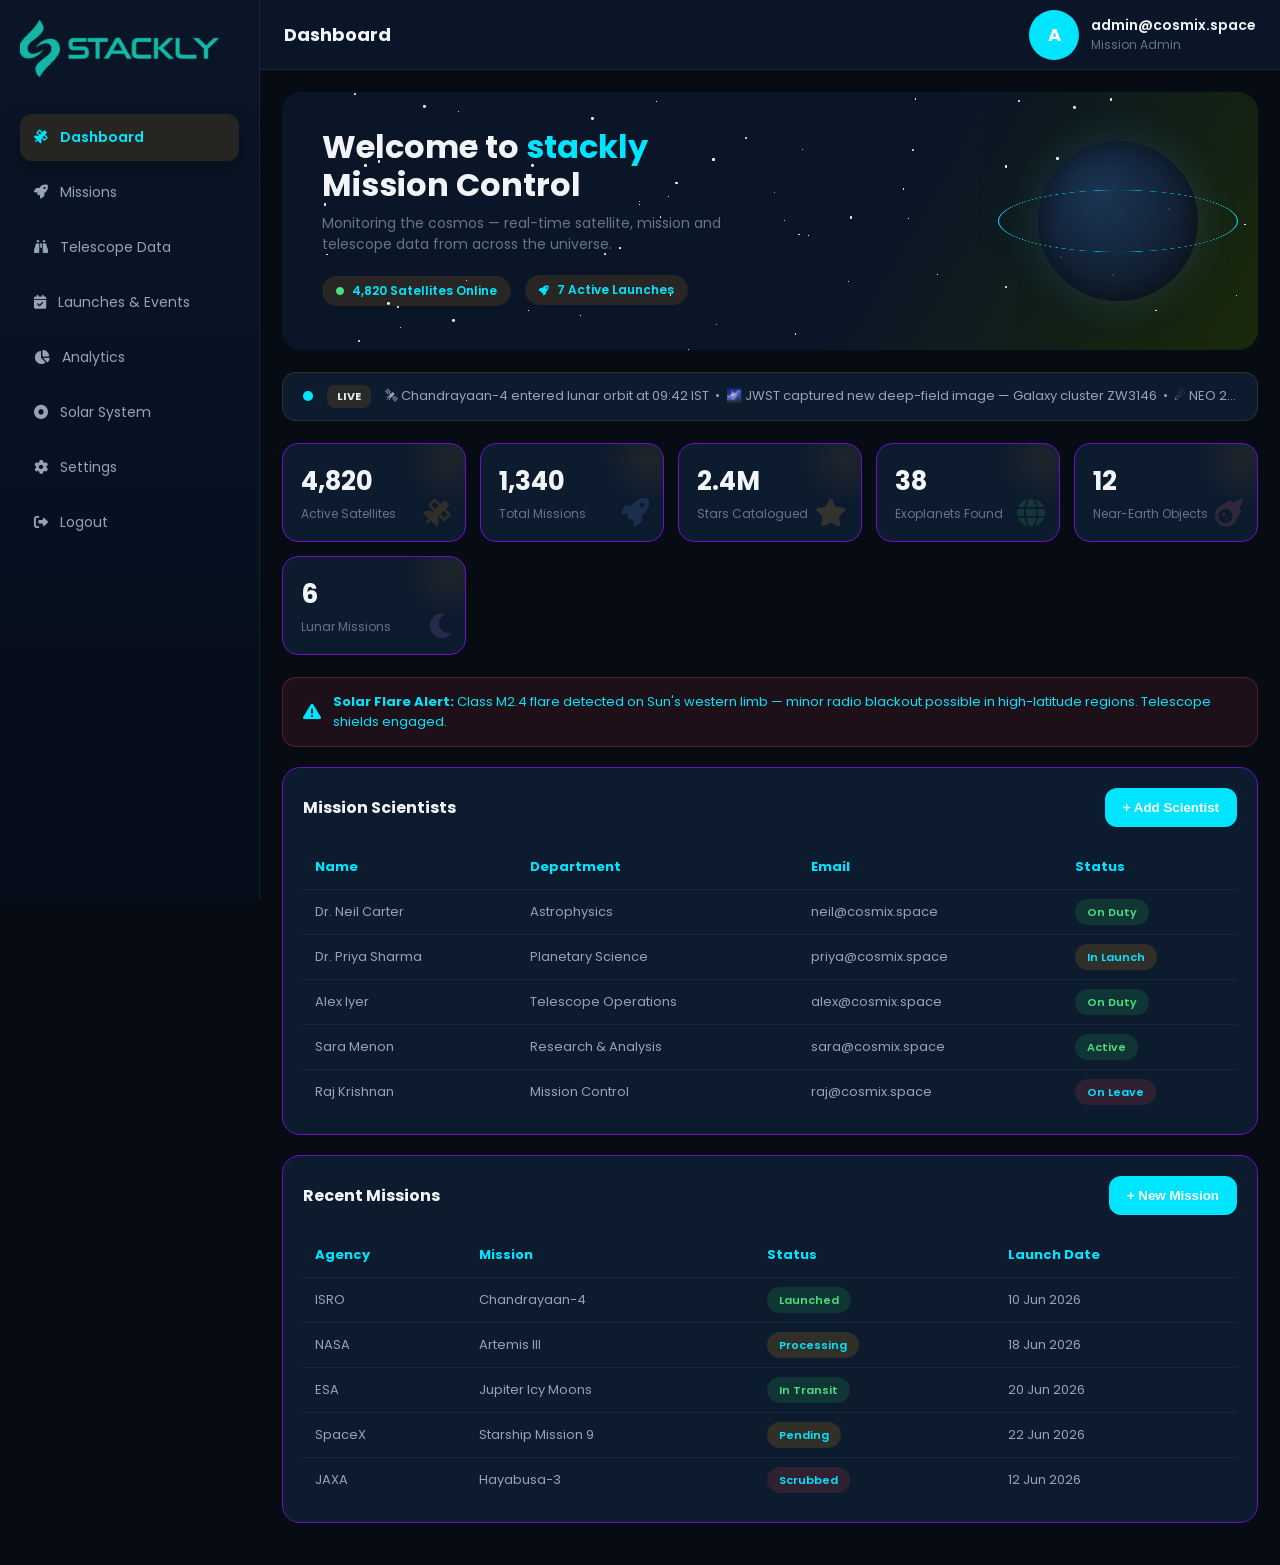
<file: admin.html>
<!DOCTYPE html>
<html lang="en">

<head>
    <meta charset="UTF-8">
    <meta name="viewport" content="width=device-width, initial-scale=1.0">
    <title>stackly Space Observatory</title>
    <link rel="preconnect" href="https://fonts.googleapis.com">
    <link href="https://fonts.googleapis.com/css2?family=Poppins:wght@300;400;500;600;700&display=swap"
        rel="stylesheet">
    <link rel="stylesheet" href="https://cdnjs.cloudflare.com/ajax/libs/font-awesome/6.5.1/css/all.min.css" />
    <link rel="stylesheet" href="https://fonts.googleapis.com/css2?family=Material+Symbols+Outlined" />
    <style>

        :root {
            --color-deep-space: #000000;
            --color-midnight-blue: #15132A;
            --color-nebula-purple: #6A11CB;
            --color-cosmic-violet: #00E5FF;
            --color-bright-purple: #2575FC;
            --color-starlight-white: #FFFFFF;
        }

        * {
            margin: 0;
            padding: 0;
            box-sizing: border-box
        }

        body {
            font-family: 'Poppins', sans-serif;
            background: #060b14;
            display: flex;
            min-height: 100vh;
            overflow-x: hidden;
            color: #e2e8f0
        }

        .sidebar {
            position: fixed;
            height: 100vh;
            width: 260px;
            background: linear-gradient(180deg, #0a1628, #050c1a);
            border-right: 1px solid color-mix(in srgb, var(--color-starlight-white) 7%, transparent);
            padding: 20px;
            transition: .3s;
            flex-shrink: 0;
            z-index: 1000;
        }

        .logo {
            display: flex;
            align-items: center;
            justify-content: space-between;
            margin-bottom: 30px
        }

        .logo-text {
            font-size: 20px;
            font-weight: 700;
            color: var(--color-cosmic-violet);
            letter-spacing: 2px
        }

        .logo-sub {
            font-size: 10px;
            color: #94a3b8;
            letter-spacing: 3px
        }

        .close-btn {
            display: none;
            font-size: 22px;
            color: var(--color-cosmic-violet);
            cursor: pointer
        }

        .menu {
            list-style: none
        }

        .menu li {
            margin-bottom: 8px
        }

        .menu li a {
            display: flex;
            align-items: center;
            gap: 12px;
            padding: 13px 14px;
            border-radius: 12px;
            text-decoration: none;
            color: #94a3b8;
            transition: .3s;
            font-size: 14px;
            cursor: pointer
        }

        .menu li a:hover,
        .menu li.active a {
            background: rgba(245, 158, 11, 0.12);
            color: var(--color-cosmic-violet);
            font-weight: 600;
            box-shadow: 0 8px 20px color-mix(in srgb, var(--color-deep-space) 30%, transparent)
        }

        .main {
            flex: 1;
            margin-left: 260px;
            overflow: auto
        }

        .topbar {
            height: 70px;
            background: #0a1628;
            border-bottom: 1px solid color-mix(in srgb, var(--color-starlight-white) 7%, transparent);
            display: flex;
            justify-content: space-between;
            align-items: center;
            padding: 0 24px;
            position: sticky;
            top: 0;
            z-index: 10
        }

        .topbar-left {
            display: flex;
            align-items: center;
            gap: 15px
        }

        .menu-btn {
            display: none;
            color: var(--color-cosmic-violet);
            font-size: 22px;
            cursor: pointer
        }

        .topbar h2 {
            color: #f1f5f9;
            font-size: 18px
        }

        .admin-info {
            display: flex;
            align-items: center;
            gap: 12px;
            color: #f1f5f9
        }

        .avatar {
            width: 50px;
            height: 50px;
            border-radius: 50%;
            background: var(--color-cosmic-violet);
            color: var(--color-starlight-white);
            font-weight: 700;
            font-size: 18px;
            display: flex;
            justify-content: center;
            align-items: center;
            
        }

        .content {
            display: none
        }

        .content.active {
            display: block
        }

        .cards {
            display: grid;
            grid-template-columns: repeat(auto-fit, minmax(200px, 1fr));
            gap: 16px;
            margin-bottom: 22px
        }

        .card {
            background: #0d1b2e;
            border-radius: 18px;
            padding: 20px;
            border: 1px solid var(--color-nebula-purple);
            display: flex;
            align-items: center;
            gap: 15px
        }

        .card-icon {
            width: 55px;
            height: 55px;
            border-radius: 15px;
            display: flex;
            justify-content: center;
            align-items: center;
            font-size: 20px;
            flex-shrink: 0
        }

        .gold {
            background: rgba(245, 158, 11, 0.15);
            color: var(--color-cosmic-violet)
        }

        .blue {
            background: rgba(59, 130, 246, 0.15);
            color: #60a5fa
        }

        .green {
            background: rgba(34, 197, 94, 0.15);
            color: #4ade80
        }

        .red {
            background: rgba(239, 68, 68, 0.15);
            color: var(--color-cosmic-violet);
        }

        .purple {
            background: rgba(168, 85, 247, 0.15);
            color: #c084fc
        }

        .card h2 {
            color: #f1f5f9;
            margin-bottom: 4px;
            font-size: 22px
        }

        .card p {
            color: #64748b;
            font-size: 13px
        }

        .table-box {
            background: #0d1b2e;
            border-radius: 18px;
            padding: 20px;
            border: 1px solid var(--color-nebula-purple);
            overflow: auto;
            margin-bottom: 20px
        }

        .table-header {
            display: flex;
            justify-content: space-between;
            align-items: center;
            margin-bottom: 18px;
            flex-wrap: wrap;
            gap: 10px
        }

        .table-header h2 {
            color: #f1f5f9;
            font-size: 16px
        }

        .btn-gold {
            background: linear-gradient(135deg, var(--color-cosmic-violet), var(--color-cosmic-violet));
            color: var(--color-starlight-white);
            border: none;
            padding: 12px 18px;
            border-radius: 12px;
            font-weight: 600;
            cursor: pointer;
            transition: .3s;
        
        }

        .btn-gold:hover {
            transform: translateY(-2px);
            
        }

        .btn-outline {
            border: 1px solid rgba(245, 158, 11, 0.5);
            background: transparent;
            padding: 8px 14px;
            border-radius: 10px;
            font-weight: 500;
            cursor: pointer;
            font-size: 13px;
            color: var(--color-cosmic-violet);          
        }

        table {
            width: 100%;
            border-collapse: collapse;
            min-width: 550px
        }

        table th {
            text-align: left;
            padding: 12px;
            color: var(--color-cosmic-violet);
            font-size: 13px
        }

        table td {
            padding: 12px;
            border-top: 1px solid color-mix(in srgb, var(--color-starlight-white) 5%, transparent);
            color: #94a3b8;
            font-size: 13px
        }

        .status {
            padding: 5px 12px;
            border-radius: 20px;
            font-size: 11px;
            font-weight: 600
        }

        .s-active {
            background: rgba(34, 197, 94, 0.15);
            color: #4ade80
        }

        .s-pending {
            background: rgba(245, 158, 11, 0.15);
            color: var(--color-cosmic-violet);
        }

        .s-closed {
            background: rgba(239, 68, 68, 0.15);
            color: var(--color-cosmic-violet);
        }

        .s-blue {
            background: rgba(59, 130, 246, 0.15);
            color: #60a5fa
        }

        .s-purple {
            background: rgba(168, 85, 247, 0.15);
            color: #c084fc
        }

        .page-title {
            color: #f1f5f9;
            font-size: 22px;
            font-weight: 600;
            margin-bottom: 6px
        }

        .page-sub {
            color: #64748b;
            font-size: 14px;
            margin-bottom: 22px
        }

        .grid-2 {
            display: grid;
            grid-template-columns: 1fr 1fr;
            gap: 18px;
            margin-bottom: 22px
        }

        .info-box {
            background: #0d1b2e;
            border-radius: 16px;
            padding: 10px;
            min-width: 280px;
            border: 1px solid color-mix(in srgb, var(--color-starlight-white) 7%, transparent)
        }

        .info-box h3 {
            color: var(--color-cosmic-violet);
            font-size: 14px;
            margin-bottom: 14px;
            display: flex;
            align-items: center;
            gap: 8px
        }

        .info-row {
            display: flex;
            justify-content: space-between;
            align-items: center;
            padding: 10px 0;
            border-bottom: 1px solid color-mix(in srgb, var(--color-starlight-white) 5%, transparent)
        }

        .info-row:last-child {
            border-bottom: none
        }

        .info-label {
            color: #64748b;
            font-size: 13px
        }

        .info-value {
            color: #94a3b8;
            font-size: 13px;
            font-weight: 500
        }

        .client-card {
            background: #131f33;
            border-radius: 16px;
            padding: 18px;
            border: 1px solid var(--color-nebula-purple);
            display: flex;
            align-items: center;
            gap: 14px;
            margin-bottom: 12px
        }

        .client-avatar {
            width: 48px;
            height: 48px;
            border-radius: 50%;
            background: var(--color-cosmic-violet);   
            display: flex;
            justify-content: center;
            align-items: center;
            font-weight: 700;
            color: var(--color-starlight-white);
            font-size: 17px;
            flex-shrink: 0
        }

        .client-name {
            color: #f1f5f9;
            font-size: 15px;
            font-weight: 500
        }

        .client-case {
            color: #64748b;
            font-size: 12px;
            margin-top: 3px
        }

        .badge {
            padding: 4px 10px;
            border-radius: 20px;
            font-size: 11px;
            font-weight: 600;
            margin-left: auto
        }

        .setting-section {
            background: #0d1b2e;
            border-radius: 16px;
            padding: 20px;
            border: 1px solid var(--color-nebula-purple);
            margin-bottom: 18px
        }

        .setting-section h3 {
            color: var(--color-cosmic-violet);
            font-size: 15px;
            margin-bottom: 16px;
            padding-bottom: 10px;
            border-bottom: 1px solid color-mix(in srgb, var(--color-starlight-white) 7%, transparent)
        }

        .setting-row {
            display: flex;
            justify-content: space-between;
            align-items: center;
            padding: 12px 0;
            border-bottom: 1px solid color-mix(in srgb, var(--color-starlight-white) 4%, transparent)
        }

        .setting-row:last-child {
            border-bottom: none
        }

        .setting-label {
            color: #e2e8f0;
            font-size: 14px
        }

        .setting-desc {
            color: #64748b;
            font-size: 12px;
            margin-top: 3px
        }

        .toggle {
            width: 44px;
            height: 24px;
            border-radius: 20px;
            background: #1e293b;
            position: relative;
            cursor: pointer;
            transition: .3s;
            flex-shrink: 0
        }

        .toggle.on {
            background-color: var(--color-cosmic-violet);
        }

        .toggle::after {
            content: '';
            position: absolute;
            width: 18px;
            height: 18px;
            border-radius: 50%;
            background: var(--color-starlight-white);
            top: 3px;
            left: 3px;
            transition: .3s
        }

        .toggle.on::after {
            left: 23px
        }

        .input-field {
            background: #131f33;
            border: 1px solid var(--color-nebula-purple);
            border-radius: 10px;
            padding: 10px 14px;
            color: #e2e8f0;
            font-size: 13px;
            font-family: 'Poppins', sans-serif;
            outline: none;
            width: 100%;
            margin-bottom: 12px
        }

        .input-field:focus {
            border-color: rgba(245, 158, 11, 0.4)
        }

        .passbox {
            position: relative
        }

        .pass-icon {
            position: absolute;
            top: 50%;
            right: 12px;
            transform: translateY(-70%);
            cursor: pointer;
            font-size: 20px;
            color: #64748b
        }

        .meeting-card {
            background: #0d1b2e;
            border-radius: 16px;
            padding: 18px;
            border: 1px solid var(--color-nebula-purple);
            margin-bottom: 14px;
            display: flex;
            gap: 16px;
            align-items: flex-start
        }

        .meeting-date {
            background: rgba(245, 158, 11, 0.1);
            border-radius: 12px;
            padding: 12px 14px;
            text-align: center;
            flex-shrink: 0
        }

        .meeting-day {
            color: var(--color-cosmic-violet);
            font-size: 22px;
            font-weight: 700;
            line-height: 1
        }

        .meeting-month {
            color: var(--color-cosmic-violet);
            font-size: 11px;
            margin-top: 3px
        }

        .meeting-title {
            color: #f1f5f9;
            font-size: 15px;
            font-weight: 500
        }

        .meeting-meta {
            color: #64748b;
            font-size: 12px;
            margin-top: 5px;
            display: flex;
            gap: 14px;
            flex-wrap: wrap
        }

        .report-card {
            background: #131f33;
            border-radius: 16px;
            padding: 20px;
            border: none;
            margin-bottom: 14px
        }

        .report-title {
            color: #f1f5f9;
            font-size: 15px;
            font-weight: 500;
            margin-bottom: 8px
        }

        .progress-bar {
            border-radius: 20px;
            height: 8px;
            background: #1e293b;
            margin: 8px 0 4px
        }

        .progress-fill {
            height: 100%;
            border-radius: 20px;
            background: linear-gradient(90deg, var(--color-cosmic-violet), var(--color-cosmic-violet));
        }

        .progress-label {
            display: flex;
            justify-content: space-between;
            color: #64748b;
            font-size: 12px
        }

        /* ---- HERO SECTION ---- */
        .hero-section {
            position: relative;
            overflow: hidden;
            border-radius: 20px;
            margin-bottom: 22px;
            min-height: 220px;
            display: flex;
            align-items: center;
            padding: 36px 40px;
            background: linear-gradient(120deg, #0a1628 60%, #1a2a0a 100%)
        }

        .hero-stars {
            position: absolute;
            inset: 0;
            pointer-events: none
        }

        .hero-stars span {
            position: absolute;
            border-radius: 50%;
            background: var(--color-starlight-white);
            animation: twinkle 3s infinite alternate
        }

        .hero-title {
            font-size: 32px;
            font-weight: 700;
            color: #f1f5f9;
            line-height: 1.2;
            margin-bottom: 8px
        }

        .hero-title span {
            color: var(--color-cosmic-violet)
        }

        .hero-sub {
            color: #64748b;
            font-size: 14px;
            margin-bottom: 20px;
            max-width: 420px
        }

        .hero-badge {
            display: inline-flex;
            align-items: center;
            gap: 8px;
            background: rgba(245, 158, 11, 0.12);
            --color-cosmic-violet: #00E5FF;
            color: var(--color-cosmic-violet);
            padding: 6px 14px;
            border-radius: 20px;
            font-size: 12px;
            font-weight: 600;
            margin-right: 10px;
            margin-bottom: 8px
        }

        .hero-planet {
            position: absolute;
            right: 60px;
            top: 50%;
            transform: translateY(-50%);
            width: 160px;
            height: 160px;
            border-radius: 50%;
            background: radial-gradient(circle at 40% 35%, #1e3a5f, #0a1020);
            box-shadow: 0 0 40px rgba(96, 165, 250, 0.2), inset 0 0 30px color-mix(in srgb, var(--color-deep-space) 50%, transparent);
            opacity: .85
        }

        .hero-ring {
            position: absolute;
            right: 20px;
            top: 50%;
            transform: translateY(-50%) rotateX(75deg);
            width: 240px;
            height: 240px;
            border-radius: 50%;
            border: 1px solid var(--color-cosmic-violet);
            pointer-events: none
        }

        @keyframes twinkle {
            0% {
                opacity: .2
            }

            100% {
                opacity: 1
            }
        }

        /* ---- GALAXY CARD ---- */
        .galaxy-strip {
            display: grid;
            grid-template-columns: repeat(auto-fit, minmax(180px, 1fr));
            gap: 14px;
            margin-bottom: 22px
        }

        .galaxy-card {
            background: #0d1b2e;
            border-radius: 16px;
            padding: 18px;
            border: 1px solid var(--color-nebula-purple);
            position: relative;
            overflow: hidden
        }

        .galaxy-card::before {
            content: '';
            position: absolute;
            top: -30px;
            right: -30px;
            width: 90px;
            height: 90px;
            border-radius: 50%;
            background: radial-gradient(circle, rgba(245, 158, 11, 0.08), transparent 70%)
        }

        .galaxy-num {
            font-size: 26px;
            font-weight: 700;
            color: #f1f5f9;
            margin-bottom: 4px
        }

        .galaxy-label {
            font-size: 12px;
            color: #64748b
        }

        .galaxy-icon {
            position: absolute;
            bottom: 14px;
            right: 14px;
            font-size: 28px;
            opacity: .15
        }

        /* ---- LIVE TICKER ---- */
        .live-ticker {
            background: #0d1b2e;
            border-radius: 14px;
            padding: 12px 20px;
            border: 1px solid rgba(245, 158, 11, 0.15);
            display: flex;
            align-items: center;
            gap: 14px;
            margin-bottom: 22px;
            overflow: hidden
        }

        .live-dot {
            width: 10px;
            height: 10px;
            border-radius: 50%;
            background: var(--color-cosmic-violet);
            animation: pulse 1.5s infinite;
            flex-shrink: 0
        }

        @keyframes pulse {

            0%,
            100% {
                box-shadow: 0 0 0 0 var(--color-cosmic-violet);
            }

            50% {
                box-shadow: 0 0 0 8px var(--color-cosmic-violet)
            }
        }

        .ticker-text {
            font-size: 13px;
            color: #94a3b8;
            white-space: nowrap;
            overflow: hidden;
            text-overflow: ellipsis
        }

        .ticker-label {
            font-size: 11px;
            font-weight: 700;
            --color-cosmic-violet: #00E5FF;
            background: rgba(245, 158, 11, 0.12);
            padding: 3px 10px;
            border-radius: 8px;
            flex-shrink: 0
        }

        /* ---- TIMELINE ---- */
        .timeline {
            position: relative;
            padding-left: 28px
        }

        .timeline::before {
            content: '';
            position: absolute;
            left: 10px;
            top: 0;
            bottom: 0;
            width: 1px;
            background: rgba(245, 158, 11, 0.2)
        }

        .tl-item {
            position: relative;
            margin-bottom: 22px
        }

        .tl-dot {
            position: absolute;
            left: -22px;
            top: 4px;
            width: 14px;
            height: 14px;
            border-radius: 50%;
            border: 2px solid var(--color-cosmic-violet);
            background: #0d1b2e
        }

        .tl-dot.done {
            background: var(--color-cosmic-violet);
        }

        .tl-title {
            color: #f1f5f9;
            font-size: 14px;
            font-weight: 500;
            margin-bottom: 3px
        }

        .tl-meta {
            color: #64748b;
            font-size: 12px
        }

        /* ---- PLANET CARD ---- */
        .planet-grid {
            display: grid;
            grid-template-columns: repeat(auto-fit, minmax(160px, 1fr));
            gap: 14px;
            margin-bottom: 22px
        }

        .planet-card {
            background: #0d1b2e;
            border-radius: 16px;
            padding: 20px;
            border: 1px solid var(--color-nebula-purple);
            text-align: center
        }

        .planet-orb {
            width: 60px;
            height: 60px;
            border-radius: 50%;
            margin: 0 auto 12px;
            display: flex;
            align-items: center;
            justify-content: center;
            font-size: 26px
        }

        .planet-name {
            color: #f1f5f9;
            font-size: 14px;
            font-weight: 600;
            margin-bottom: 4px
        }

        .planet-detail {
            color: #64748b;
            font-size: 11px
        }

        /* ---- ALERT BANNER ---- */
        .alert-banner {
            background: rgba(239, 68, 68, 0.1);
            border: 1px solid rgba(239, 68, 68, 0.25);
            border-radius: 14px;
            padding: 14px 20px;
            display: flex;
            align-items: center;
            gap: 12px;
            margin-bottom: 20px
        }

        .alert-banner i {
            color: var(--color-cosmic-violet);
            font-size: 18px;
            flex-shrink: 0
        }

        .alert-text {
            color: var(--color-cosmic-violet);
            font-size: 13px
        }

        .alert-text strong {
            color: var(--color-cosmic-violet);
        }

        /* ---- STAT RING ---- */
        .stat-rings {
            display: grid;
            grid-template-columns: repeat(auto-fit, minmax(140px, 1fr));
            gap: 14px;
            margin-bottom: 22px
        }

        .stat-ring-card {
            background: #0d1b2e;
            border-radius: 16px;
            padding: 20px;
            border: 1px solid var(--color-nebula-purple);
            text-align: center
        }

        .ring-wrap {
            position: relative;
            width: 80px;
            height: 80px;
            margin: 0 auto 12px
        }

        .ring-wrap svg {
            transform: rotate(-90deg)
        }

        .ring-label-inner {
            position: absolute;
            inset: 0;
            display: flex;
            align-items: center;
            justify-content: center;
            font-size: 15px;
            font-weight: 700;
           

        }

        .ring-title {
            color: #f1f5f9;
            font-size: 13px;
            font-weight: 500;
            margin-bottom: 2px
        }

        .ring-sub {
            color: #64748b;
            font-size: 11px
        }

        /* ---- EVENT PILL ---- */
        .event-list {
            display: flex;
            flex-direction: column;
            gap: 12px;
            margin-bottom: 22px
        }

        .event-pill {
            background: #0d1b2e;
            border-radius: 14px;
            padding: 14px 18px;
            border: 1px solid var(--color-nebula-purple);
            display: flex;
            align-items: center;
            gap: 14px
        }

        .event-icon {
            width: 42px;
            height: 42px;
            border-radius: 12px;
            display: flex;
            align-items: center;
            justify-content: center;
            font-size: 18px;
            flex-shrink: 0
        }

        .event-name {
            color: #f1f5f9;
            font-size: 14px;
            font-weight: 500;
            margin-bottom: 2px
        }

        .event-date {
            color: #64748b;
            font-size: 12px
        }

        .event-badge {
            margin-left: auto;
            padding: 5px 12px;
            border-radius: 20px;
            font-size: 11px;
            font-weight: 600;
            white-space: nowrap;
            flex-shrink: 0
        }

        /* ----- HOVER EFFECTS ----- */
        .card, .table-box, .info-box, .client-card, .setting-section, .meeting-card, .report-card, .galaxy-card, .stat-ring-card, .event-pill {
            transition: transform 0.3s ease, box-shadow 0.3s ease, border-color 0.3s ease;
        }

        .card:hover, .table-box:hover, .info-box:hover, .client-card:hover, .setting-section:hover, .meeting-card:hover, .report-card:hover, .galaxy-card:hover, .stat-ring-card:hover, .event-pill:hover {
            transform: translateY(-5px);
            box-shadow: 0 10px 20px rgba(0, 229, 255, 0.1);
            border-color: var(--color-cosmic-violet);
        }

        /* ----- RESPONSIVE ----- */
        @media(max-width:768px) {
            .main {
                margin-left: 0;
            }

            .menu-btn {
                display: block
            }

            .close-btn {
                display: block
            }

            .sidebar {
                position: fixed;
                left: -270px;
                top: 0;
                width: 260px;
                height: 100vh;
                z-index: 999
            }

            .sidebar.showSidebar {
                left: 0
            }

            .grid-2 {
                grid-template-columns: 1fr
            }

            .hero-planet,
            .hero-ring {
                display: none
            }

            .hero-title {
                font-size: 22px
            }
        }

        @media(max-width:500px) {

            .admin-info h4,
            .admin-info p {
                display: none
            }

            .meeting-card {
                flex-direction: column
            }

            .avatar {
                width: 30px;
                height: 30px;
                font-size: 16px
            }

            .event-pill {
                background: #0d1b2e;
                border-radius: 14px;
                padding: 14px 18px;
                border: 1px solid var(--color-nebula-purple);
                display: flex;
                flex-direction: column;
                align-items: center;
                gap: 14px
            }
        }

        .logo img {
            width: clamp(150px, 18vw, 200px);
        }
    </style>
</head>

<body>

    <div class="sidebar" id="sidebar">
        <div class="logo">
            <div>
                <img src="./assets/logo (4) (1).webp" alt="company logo">
            </div>
            <span class="close-btn" id="closeBtn"><i class="fa-solid fa-xmark"></i></span>
        </div>
        <ul class="menu">
            <li class="active" data-page="dashboard"><a><i class="fa-solid fa-satellite"></i> Dashboard</a></li>
            <li data-page="missions"><a><i class="fa-solid fa-rocket"></i> Missions</a></li>
            <li data-page="telescope"><a><i class="fa-solid fa-binoculars"></i> Telescope Data</a></li>
            <li data-page="launches"><a><i class="fa-solid fa-calendar-check"></i> Launches & Events</a></li>
            <li data-page="analytics"><a><i class="fa-solid fa-chart-pie"></i> Analytics</a></li>
            <li data-page="solarsystem"><a><i class="fa-solid fa-circle-dot"></i> Solar System</a></li>
            <li data-page="settings"><a><i class="fa-solid fa-gear"></i> Settings</a></li>
            <li id="logoutItem"><a href="login.html"><i class="fa-solid fa-right-from-bracket"></i> Logout</a></li>
        </ul>
    </div>

    <div class="main">
        <div class="topbar">
            <div class="topbar-left">
                <div class="menu-btn" id="menuBtn"><i class="fa-solid fa-bars"></i></div>
                <h2 id="pageTitle">Dashboard</h2>
            </div>
            <div class="admin-info">
                <div class="avatar" id="avatarEl">A</div>
                <div>
                    <h4 style="font-size:14px;font-weight:600" id="adminEmail">admin@cosmix.space</h4>
                    <p style="color:#64748b;font-size:12px;">Mission Admin</p>
                </div>
            </div>
        </div>

        <!-- ===== DASHBOARD ===== -->
        <div class="content active" id="page-dashboard">
            <div style="padding:22px 22px 0">

                <!-- HERO -->
                <div class="hero-section">
                    <div class="hero-stars" id="heroStars"></div>
                    <div style="position:relative;z-index:1">
                        <div class="hero-title">Welcome to <span>stackly</span><br>Mission Control</div>
                        <div class="hero-sub">Monitoring the cosmos — real-time satellite, mission and telescope data
                            from across
                            the universe.</div>
                        <span class="hero-badge"><i class="fa-solid fa-circle" style="font-size:8px;color:#4ade80"></i>
                            4,820
                            Satellites Online</span>
                        <span class="hero-badge"><i class="fa-solid fa-rocket" style="font-size:10px"></i> 7 Active
                            Launches</span>
                    </div>
                    <div class="hero-planet"></div>
                    <div class="hero-ring"></div>
                </div>

                <!-- LIVE TICKER -->
                <div class="live-ticker">
                    <div class="live-dot"></div>
                    <span class="ticker-label">LIVE</span>
                    <span class="ticker-text">🛰 Chandrayaan-4 entered lunar orbit at 09:42 IST &nbsp;•&nbsp; 🌌 JWST
                        captured new
                        deep-field image — Galaxy cluster ZW3146 &nbsp;•&nbsp; ☄ NEO 2026 HX3 flyby confirmed safe at
                        2.4M km
                        &nbsp;•&nbsp; 🚀 Starship Mission 9 launch window opens June 22</span>
                </div>

                <!-- GALAXY STAT CARDS -->
                <div class="galaxy-strip">
                    <div class="galaxy-card">
                        <div class="galaxy-num">4,820</div>
                        <div class="galaxy-label">Active Satellites</div><i class="fa-solid fa-satellite galaxy-icon"
                            style="color:#f59e0b"></i>
                    </div>
                    <div class="galaxy-card">
                        <div class="galaxy-num">1,340</div>
                        <div class="galaxy-label">Total Missions</div><i class="fa-solid fa-rocket galaxy-icon"
                            style="color:#60a5fa"></i>
                    </div>
                    <div class="galaxy-card">
                        <div class="galaxy-num">2.4M</div>
                        <div class="galaxy-label">Stars Catalogued</div><i class="fa-solid fa-star galaxy-icon"
                            style="color:#fbbf24"></i>
                    </div>
                    <div class="galaxy-card">
                        <div class="galaxy-num">38</div>
                        <div class="galaxy-label">Exoplanets Found</div><i class="fa-solid fa-globe galaxy-icon"
                            style="color:#4ade80"></i>
                    </div>
                    <div class="galaxy-card">
                        <div class="galaxy-num">12</div>
                        <div class="galaxy-label">Near-Earth Objects</div><i class="fa-solid fa-meteor galaxy-icon"
                            style="color:#f87171"></i>
                    </div>
                    <div class="galaxy-card">
                        <div class="galaxy-num">6</div>
                        <div class="galaxy-label">Lunar Missions</div><i class="fa-solid fa-moon galaxy-icon"
                            style="color:#c084fc"></i>
                    </div>
                </div>

                <!-- ALERT -->
                <div class="alert-banner">
                    <i class="fa-solid fa-triangle-exclamation"></i>
                    <div class="alert-text"><strong>Solar Flare Alert:</strong> Class M2.4 flare detected on Sun's
                        western limb —
                        minor radio blackout possible in high-latitude regions. Telescope shields engaged.</div>
                </div>

            </div>
            <div style="padding:0 22px 22px">
                <div class="table-box">
                    <div class="table-header">
                        <h2>Mission Scientists</h2><button class="btn-gold errorpage">+ Add Scientist</button>
                    </div>
                    <table>
                        <thead>
                            <tr>
                                <th>Name</th>
                                <th>Department</th>
                                <th>Email</th>
                                <th>Status</th>
                            </tr>
                        </thead>
                        <tbody>
                            <tr>
                                <td>Dr. Neil Carter</td>
                                <td>Astrophysics</td>
                                <td>neil@cosmix.space</td>
                                <td><span class="status s-active">On Duty</span></td>
                            </tr>
                            <tr>
                                <td>Dr. Priya Sharma</td>
                                <td>Planetary Science</td>
                                <td>priya@cosmix.space</td>
                                <td><span class="status s-pending">In Launch</span></td>
                            </tr>
                            <tr>
                                <td>Alex Iyer</td>
                                <td>Telescope Operations</td>
                                <td>alex@cosmix.space</td>
                                <td><span class="status s-active">On Duty</span></td>
                            </tr>
                            <tr>
                                <td>Sara Menon</td>
                                <td>Research & Analysis</td>
                                <td>sara@cosmix.space</td>
                                <td><span class="status s-active">Active</span></td>
                            </tr>
                            <tr>
                                <td>Raj Krishnan</td>
                                <td>Mission Control</td>
                                <td>raj@cosmix.space</td>
                                <td><span class="status s-closed">On Leave</span></td>
                            </tr>
                        </tbody>
                    </table>
                </div>
                <div class="table-box">
                    <div class="table-header">
                        <h2>Recent Missions</h2><button class="btn-gold errorpage">+ New Mission</button>
                    </div>
                    <table>
                        <thead>
                            <tr>
                                <th>Agency</th>
                                <th>Mission</th>
                                <th>Status</th>
                                <th>Launch Date</th>
                            </tr>
                        </thead>
                        <tbody>
                            <tr>
                                <td>ISRO</td>
                                <td>Chandrayaan-4</td>
                                <td><span class="status s-active">Launched</span></td>
                                <td>10 Jun 2026</td>
                            </tr>
                            <tr>
                                <td>NASA</td>
                                <td>Artemis III</td>
                                <td><span class="status s-pending">Processing</span></td>
                                <td>18 Jun 2026</td>
                            </tr>
                            <tr>
                                <td>ESA</td>
                                <td>Jupiter Icy Moons</td>
                                <td><span class="status s-active">In Transit</span></td>
                                <td>20 Jun 2026</td>
                            </tr>
                            <tr>
                                <td>SpaceX</td>
                                <td>Starship Mission 9</td>
                                <td><span class="status s-pending">Pending</span></td>
                                <td>22 Jun 2026</td>
                            </tr>
                            <tr>
                                <td>JAXA</td>
                                <td>Hayabusa-3</td>
                                <td><span class="status s-closed">Scrubbed</span></td>
                                <td>12 Jun 2026</td>
                            </tr>
                        </tbody>
                    </table>
                </div>
            </div>
        </div>

        <!-- ===== MISSIONS ===== -->
        <div class="content" id="page-missions" style="padding:22px">
            <div class="page-title">Mission Management</div>
            <div class="page-sub">Track all active, completed and planned space missions</div>
            <div class="cards">
                <div class="card">
                    <div class="card-icon gold"><i class="fa-solid fa-rocket"></i></div>
                    <div>
                        <h2>1,245</h2>
                        <p>Total Missions</p>
                    </div>
                </div>
                <div class="card">
                    <div class="card-icon green"><i class="fa-solid fa-satellite"></i></div>
                    <div>
                        <h2>487</h2>
                        <p>Active Missions</p>
                    </div>
                </div>
                <div class="card">
                    <div class="card-icon blue"><i class="fa-solid fa-calendar-plus"></i></div>
                    <div>
                        <h2>24</h2>
                        <p>Launched This Month</p>
                    </div>
                </div>
                <div class="card">
                    <div class="card-icon red"><i class="fa-solid fa-flag-checkered"></i></div>
                    <div>
                        <h2>64</h2>
                        <p>Missions Completed</p>
                    </div>
                </div>
            </div>

            <!-- MISSION TIMELINE -->
            <div class="grid-2">
                <div class="info-box">
                    <h3><i class="fa-solid fa-timeline"></i> Mission Milestones</h3>
                    <div class="timeline">
                        <div class="tl-item">
                            <div class="tl-dot done"></div>
                            <div class="tl-title">Chandrayaan-4 Launch</div>
                            <div class="tl-meta">01 Jan 2026 — ISRO, SDSC</div>
                        </div>
                        <div class="tl-item">
                            <div class="tl-dot done"></div>
                            <div class="tl-title">Trans-Lunar Injection</div>
                            <div class="tl-meta">05 Jan 2026 — 3.8 day journey</div>
                        </div>
                        <div class="tl-item">
                            <div class="tl-dot done"></div>
                            <div class="tl-title">Lunar Orbit Insertion</div>
                            <div class="tl-meta">09 Jan 2026 — 100km orbit</div>
                        </div>
                        <div class="tl-item">
                            <div class="tl-dot"></div>
                            <div class="tl-title">Lander Separation</div>
                            <div class="tl-meta">22 Jun 2026 — Upcoming</div>
                        </div>
                        <div class="tl-item">
                            <div class="tl-dot"></div>
                            <div class="tl-title">Touchdown on South Pole</div>
                            <div class="tl-meta">28 Jun 2026 — Target</div>
                        </div>
                    </div>
                </div>
                <div class="info-box">
                    <h3><i class="fa-solid fa-chart-line"></i> Mission Summary</h3>
                    <div class="info-row"><span class="info-label">Planetary Missions</span><span
                            class="info-value">420</span>
                    </div>
                    <div class="info-row"><span class="info-label">Deep Space Missions</span><span
                            class="info-value">680</span>
                    </div>
                    <div class="info-row"><span class="info-label">Orbital Missions</span><span
                            class="info-value">390</span>
                    </div>
                    <div class="info-row"><span class="info-label">Avg Mission Duration</span><span
                            class="info-value">4.2
                            Years</span></div>
                    <div class="info-row"><span class="info-label">Mission Success Rate</span><span
                            class="info-value">94%</span>
                    </div>
                </div>
            </div>

            <div class="table-box">
                <div class="table-header">
                    <h2>All Missions</h2>
                    <div style="display:flex;gap:10px"><button class="btn-outline errorpage">Export</button><button
                            class="btn-gold errorpage">+ Add
                            Mission</button></div>
                </div>
                <table>
                    <thead>
                        <tr>
                            <th>Mission Name</th>
                            <th>Agency</th>
                            <th>Target</th>
                            <th>Lead Scientist</th>
                            <th>Status</th>
                            <th>Launch</th>
                        </tr>
                    </thead>
                    <tbody>
                        <tr>
                            <td>Chandrayaan-4</td>
                            <td>ISRO</td>
                            <td>Moon</td>
                            <td>Dr. Neil Carter</td>
                            <td><span class="status s-active">Active</span></td>
                            <td>01 Jan 2026</td>
                        </tr>
                        <tr>
                            <td>Artemis III</td>
                            <td>NASA</td>
                            <td>Moon</td>
                            <td>Alex Iyer</td>
                            <td><span class="status s-active">Active</span></td>
                            <td>10 Feb 2026</td>
                        </tr>
                        <tr>
                            <td>Jupiter Icy Moons</td>
                            <td>ESA</td>
                            <td>Jupiter</td>
                            <td>Dr. Neil Carter</td>
                            <td><span class="status s-pending">En Route</span></td>
                            <td>15 Mar 2026</td>
                        </tr>
                        <tr>
                            <td>Mars Sample Return</td>
                            <td>NASA/ESA</td>
                            <td>Mars</td>
                            <td>Dr. Priya Sharma</td>
                            <td><span class="status s-active">Active</span></td>
                            <td>20 Apr 2026</td>
                        </tr>
                        <tr>
                            <td>Hayabusa-3</td>
                            <td>JAXA</td>
                            <td>Asteroid</td>
                            <td>Sara Menon</td>
                            <td><span class="status s-closed">Delayed</span></td>
                            <td>05 May 2026</td>
                        </tr>
                        <tr>
                            <td>Europa Clipper</td>
                            <td>NASA</td>
                            <td>Europa</td>
                            <td>Alex Iyer</td>
                            <td><span class="status s-pending">Under Review</span></td>
                            <td>12 May 2026</td>
                        </tr>
                    </tbody>
                </table>
            </div>

            <div class="grid-2">
                <div class="info-box ">
                    <h3><i class="fa-solid fa-trophy"></i> Top Missions by Impact</h3>
                    <div class="client-card">
                        <div class="client-avatar">C</div>
                        <div>
                            <div class="client-name">Chand 4</div>
                            <div class="client-case">Moon South Pole • Active</div>
                        </div><span class="badge s-active">15 Milestones</span>
                    </div>
                    <div class="client-card">
                        <div class="client-avatar">A</div>
                        <div>
                            <div class="client-name">Artemis III</div>
                            <div class="client-case">Lunar South Pole • Active</div>
                        </div><span class="badge s-blue">12 Milestones</span>
                    </div>
                    <div class="client-card">
                        <div class="client-avatar">E</div>
                        <div>
                            <div class="client-name">Europa Clipper</div>
                            <div class="client-case">Jupiter Moon • En Route</div>
                        </div><span class="badge s-active">10 Milestones</span>
                    </div>
                </div>
                <div class="info-box">
                    <h3><i class="fa-solid fa-flag"></i> Agency Breakdown</h3>
                    <div class="info-row"><span class="info-label">NASA</span><span class="info-value">380
                            missions</span></div>
                    <div class="info-row"><span class="info-label">ISRO</span><span class="info-value">124
                            missions</span></div>
                    <div class="info-row"><span class="info-label">ESA</span><span class="info-value">210
                            missions</span></div>
                    <div class="info-row"><span class="info-label">SpaceX</span><span class="info-value">96
                            missions</span></div>
                    <div class="info-row"><span class="info-label">JAXA</span><span class="info-value">88
                            missions</span></div>
                    <div class="info-row"><span class="info-label">Others</span><span class="info-value">347
                            missions</span></div>
                </div>
            </div>
        </div>

        <!-- ===== TELESCOPE DATA ===== -->
        <div class="content" id="page-telescope" style="padding:22px">
            <div class="page-title">Telescope Data</div>
            <div class="page-sub">Monitor telescope observations, data feeds and imaging status</div>
            <div class="cards">
                <div class="card">
                    <div class="card-icon blue"><i class="fa-solid fa-binoculars"></i></div>
                    <div>
                        <h2>18</h2>
                        <p>Active Telescopes</p>
                    </div>
                </div>
                <div class="card">
                    <div class="card-icon gold"><i class="fa-solid fa-database"></i></div>
                    <div>
                        <h2>42 TB</h2>
                        <p>Data Collected</p>
                    </div>
                </div>
                <div class="card">
                    <div class="card-icon green"><i class="fa-solid fa-image"></i></div>
                    <div>
                        <h2>9,820</h2>
                        <p>Deep Field Images</p>
                    </div>
                </div>
                <div class="card">
                    <div class="card-icon red"><i class="fa-solid fa-triangle-exclamation"></i></div>
                    <div>
                        <h2>3</h2>
                        <p>Offline Sensors</p>
                    </div>
                </div>
            </div>

            <!-- STAT RINGS -->
            <div class="stat-rings">
                <div class="stat-ring-card">
                    <div class="ring-wrap"><svg width="80" height="80" viewBox="0 0 80 80">
                            <circle cx="40" cy="40" r="32" fill="none" stroke="#1e293b" stroke-width="10" />
                            <circle cx="40" cy="40" r="32" fill="none" stroke="#f59e0b" stroke-width="10"
                                stroke-dasharray="201" stroke-dashoffset="40" stroke-linecap="round" />
                        </svg>
                        <div class="ring-label-inner">80%</div>
                    </div>
                    <div class="ring-title">JWST Uptime</div>
                    <div class="ring-sub">James Webb Telescope</div>
                </div>
                <div class="stat-ring-card">
                    <div class="ring-wrap"><svg width="80" height="80" viewBox="0 0 80 80">
                            <circle cx="40" cy="40" r="32" fill="none" stroke="#1e293b" stroke-width="10" />
                            <circle cx="40" cy="40" r="32" fill="none" stroke="#60a5fa" stroke-width="10"
                                stroke-dasharray="201" stroke-dashoffset="72" stroke-linecap="round" />
                        </svg>
                        <div class="ring-label-inner" style="color:#60a5fa">64%</div>
                    </div>
                    <div class="ring-title">Hubble Usage</div>
                    <div class="ring-sub">Optical/UV Observations</div>
                </div>
                <div class="stat-ring-card">
                    <div class="ring-wrap"><svg width="80" height="80" viewBox="0 0 80 80">
                            <circle cx="40" cy="40" r="32" fill="none" stroke="#1e293b" stroke-width="10" />
                            <circle cx="40" cy="40" r="32" fill="none" stroke="#4ade80" stroke-width="10"
                                stroke-dasharray="201" stroke-dashoffset="22" stroke-linecap="round" />
                        </svg>
                        <div class="ring-label-inner" style="color:#4ade80">89%</div>
                    </div>
                    <div class="ring-title">FAST Radio</div>
                    <div class="ring-sub">Signal Quality</div>
                </div>
                <div class="stat-ring-card">
                    <div class="ring-wrap"><svg width="80" height="80" viewBox="0 0 80 80">
                            <circle cx="40" cy="40" r="32" fill="none" stroke="#1e293b" stroke-width="10" />
                            <circle cx="40" cy="40" r="32" fill="none" stroke="#c084fc" stroke-width="10"
                                stroke-dasharray="201" stroke-dashoffset="101" stroke-linecap="round" />
                        </svg>
                        <div class="ring-label-inner" style="color:#c084fc">50%</div>
                    </div>
                    <div class="ring-title">Chandra X-ray</div>
                    <div class="ring-sub">Sensor Health</div>
                </div>
            </div>

            <div class="table-box">
                <div class="table-header">
                    <h2>Telescope Inventory</h2>
                    <div style="display:flex;gap:10px"><button class="btn-outline errorpage">Filter</button><button
                            class="btn-gold errorpage">+ Add
                            Telescope</button></div>
                </div>
                <table>
                    <thead>
                        <tr>
                            <th>Scope ID</th>
                            <th>Name</th>
                            <th>Type</th>
                            <th>Operator</th>
                            <th>Data</th>
                            <th>Status</th>
                            <th>Last Sync</th>
                        </tr>
                    </thead>
                    <tbody>
                        <tr>
                            <td>#TEL-001</td>
                            <td>James Webb</td>
                            <td>Infrared</td>
                            <td>NASA</td>
                            <td>12 TB</td>
                            <td><span class="status s-active">Operational</span></td>
                            <td>15 Jun 2026</td>
                        </tr>
                        <tr>
                            <td>#TEL-002</td>
                            <td>Hubble</td>
                            <td>Optical/UV</td>
                            <td>NASA/ESA</td>
                            <td>8.4 TB</td>
                            <td><span class="status s-pending">Maintenance</span></td>
                            <td>10 Jun 2026</td>
                        </tr>
                        <tr>
                            <td>#TEL-003</td>
                            <td>FAST</td>
                            <td>Radio</td>
                            <td>NAOC</td>
                            <td>9.8 TB</td>
                            <td><span class="status s-active">Operational</span></td>
                            <td>16 Jun 2026</td>
                        </tr>
                        <tr>
                            <td>#TEL-004</td>
                            <td>Chandra</td>
                            <td>X-ray</td>
                            <td>NASA</td>
                            <td>3.2 TB</td>
                            <td><span class="status s-pending">Low Signal</span></td>
                            <td>08 Jun 2026</td>
                        </tr>
                        <tr>
                            <td>#TEL-005</td>
                            <td>VLA</td>
                            <td>Radio Array</td>
                            <td>NRAO</td>
                            <td>0 TB</td>
                            <td><span class="status s-closed">Offline</span></td>
                            <td>02 Jun 2026</td>
                        </tr>
                    </tbody>
                </table>
            </div>
            <div class="grid-2">
                <div class="info-box">
                    <h3><i class="fa-solid fa-chart-pie"></i> Observation Categories</h3>
                    <div class="info-row"><span class="info-label">Exoplanet Detection</span><span
                            class="info-value">3,200</span>
                    </div>
                    <div class="info-row"><span class="info-label">Galaxy Mapping</span><span
                            class="info-value">2,800</span>
                    </div>
                    <div class="info-row"><span class="info-label">Black Hole Studies</span><span
                            class="info-value">1,540</span>
                    </div>
                    <div class="info-row"><span class="info-label">Nebula Imaging</span><span
                            class="info-value">980</span></div>
                    <div class="info-row"><span class="info-label">Solar Observation</span><span
                            class="info-value">720</span>
                    </div>
                    <div class="info-row"><span class="info-label">Asteroid Tracking</span><span
                            class="info-value">580</span>
                    </div>
                </div>
                <div class="info-box">
                    <h3><i class="fa-solid fa-file-lines"></i> Recent Data Reports</h3>
                    <div class="info-row"><span class="info-label">📄 JWST_DeepField_Jun.pdf</span><span
                            class="info-value errorpage" style="color:#60a5fa;font-size:12px;cursor:pointer">View</span>
                    </div>
                    <div class="info-row"><span class="info-label">📄 Exoplanet_Candidates.pdf</span><span
                            class="info-value errorpage" style="color:#60a5fa;font-size:12px;cursor:pointer">View</span>
                    </div>
                    <div class="info-row"><span class="info-label">📄 Galaxy_Survey_Q2.pdf</span><span
                            class="info-value errorpage" style="color:#60a5fa;font-size:12px;cursor:pointer">View</span>
                    </div>
                    <div class="info-row"><span class="info-label">📄 Solar_Flare_Report.pdf</span><span
                            class="info-value errorpage" style="color:#60a5fa;font-size:12px;cursor:pointer">View</span>
                    </div>
                    <div class="info-row"><span class="info-label">📄 Asteroid_Tracking_Jun.pdf</span><span
                            class="info-value errorpage" style="color:#60a5fa;font-size:12px;cursor:pointer">View</span>
                    </div>
                </div>
            </div>
        </div>

        <!-- ===== LAUNCHES & EVENTS ===== -->
        <div class="content" id="page-launches" style="padding:22px">
            <div class="page-title">Launches & Events</div>
            <div class="page-sub">Upcoming rocket launches, eclipses and celestial events</div>
            <div class="cards">
                <div class="card">
                    <div class="card-icon blue"><i class="fa-solid fa-rocket"></i></div>
                    <div>
                        <h2>5</h2>
                        <p>This Week's Launches</p>
                    </div>
                </div>
                <div class="card">
                    <div class="card-icon gold"><i class="fa-solid fa-calendar-week"></i></div>
                    <div>
                        <h2>18</h2>
                        <p>Monthly Events</p>
                    </div>
                </div>
                <div class="card">
                    <div class="card-icon green"><i class="fa-solid fa-satellite"></i></div>
                    <div>
                        <h2>3</h2>
                        <p>Pending Approvals</p>
                    </div>
                </div>
                <div class="card">
                    <div class="card-icon red"><i class="fa-solid fa-ban"></i></div>
                    <div>
                        <h2>1</h2>
                        <p>Scrubbed Launch</p>
                    </div>
                </div>
            </div>

            <!-- CELESTIAL EVENTS LIST -->
            <div class="table-box" style="margin-bottom:22px">
                <div class="table-header">
                    <h2>Celestial Events This Month</h2><button class="btn-gold errorpage">+ Add Event</button>
                </div>
                <div class="event-list" style="padding:0 4px">
                    <div class="event-pill">
                        <div class="event-icon gold"><i class="fa-solid fa-moon"></i></div>
                        <div>
                            <div class="event-name">Total Lunar Eclipse</div>
                            <div class="event-date">Jun 20, 2026 — 11:48 PM IST</div>
                        </div><span class="event-badge s-active">Confirmed</span>
                    </div>
                    <div class="event-pill">
                        <div class="event-icon blue"><i class="fa-solid fa-meteor"></i></div>
                        <div>
                            <div class="event-name">Bootid Meteor Shower Peak</div>
                            <div class="event-date">Jun 27, 2026 — Best after midnight</div>
                        </div><span class="event-badge s-pending">Upcoming</span>
                    </div>
                    <div class="event-pill">
                        <div class="event-icon purple"><i class="fa-solid fa-circle-dot"></i></div>
                        <div>
                            <div class="event-name">Jupiter at Opposition</div>
                            <div class="event-date">Jul 01, 2026 — Closest approach</div>
                        </div><span class="event-badge s-blue">Next Month</span>
                    </div>
                    <div class="event-pill">
                        <div class="event-icon green"><i class="fa-solid fa-sun"></i></div>
                        <div>
                            <div class="event-name">Summer Solstice</div>
                            <div class="event-date">Jun 21, 2026 — 06:24 AM UTC</div>
                        </div><span class="event-badge s-active">Tomorrow</span>
                    </div>
                </div>
            </div>

            <div class="table-box">
                <div class="table-header">
                    <h2>Upcoming Rocket Launches</h2><button class="btn-gold  errorpage">+ Schedule Launch</button>
                </div>
                <div style="padding:0 0 10px">
                    <div class="meeting-card">
                        <div class="meeting-date">
                            <div class="meeting-day">18</div>
                            <div class="meeting-month">JUN</div>
                        </div>
                        <div>
                            <div class="meeting-title">Artemis III – NASA Moon Landing</div>
                            <div class="meeting-meta"><span><i class="fa-solid fa-clock"></i> 09:00 AM
                                    EDT</span><span><i class="fa-solid fa-location-dot"></i> Kennedy Space
                                    Center</span><span><i class="fa-solid fa-user"></i> Dr. Neil Carter</span></div>
                        </div>
                        <span class="badge s-active" style="margin-left:auto;white-space:nowrap">T-Minus 1</span>
                    </div>
                    <div class="meeting-card">
                        <div class="meeting-date">
                            <div class="meeting-day">22</div>
                            <div class="meeting-month">JUN</div>
                        </div>
                        <div>
                            <div class="meeting-title">Starship Mission 9 – SpaceX</div>
                            <div class="meeting-meta"><span><i class="fa-solid fa-clock"></i> 03:45 PM
                                    CST</span><span><i class="fa-solid fa-location-dot"></i> Boca Chica,
                                    Texas</span><span><i class="fa-solid fa-user"></i>
                                    Sara Menon</span></div>
                        </div>
                        <span class="badge s-blue" style="margin-left:auto;white-space:nowrap">Scheduled</span>
                    </div>
                    <div class="meeting-card">
                        <div class="meeting-date">
                            <div class="meeting-day">28</div>
                            <div class="meeting-month">JUN</div>
                        </div>
                        <div>
                            <div class="meeting-title">Chandrayaan-4 – ISRO Lunar Orbit Insertion</div>
                            <div class="meeting-meta"><span><i class="fa-solid fa-clock"></i> 11:30 AM
                                    IST</span><span><i class="fa-solid fa-location-dot"></i> Satish Dhawan Space
                                    Centre</span><span><i class="fa-solid fa-user"></i> Raj Krishnan</span></div>
                        </div>
                        <span class="badge s-active" style="margin-left:auto;white-space:nowrap">In Transit</span>
                    </div>
                </div>
            </div>
        </div>

        <!-- ===== ANALYTICS ===== -->
        <div class="content" id="page-analytics" style="padding:22px">
            <div class="page-title">Analytics</div>
            <div class="page-sub">Space program performance metrics and research insights</div>
            <div class="cards">
                <div class="card">
                    <div class="card-icon green"><i class="fa-solid fa-money-bill-wave"></i></div>
                    <div>
                        <h2>$2.4B</h2>
                        <p>Total Budget</p>
                    </div>
                </div>
                <div class="card">
                    <div class="card-icon blue"><i class="fa-solid fa-arrow-trend-up"></i></div>
                    <div>
                        <h2>+31%</h2>
                        <p>Discovery Growth</p>
                    </div>
                </div>
                <div class="card">
                    <div class="card-icon gold"><i class="fa-solid fa-satellite"></i></div>
                    <div>
                        <h2>94%</h2>
                        <p>Mission Success Rate</p>
                    </div>
                </div>
                <div class="card">
                    <div class="card-icon red"><i class="fa-solid fa-file-invoice-dollar"></i></div>
                    <div>
                        <h2>$180M</h2>
                        <p>Pending Grants</p>
                    </div>
                </div>
            </div>
            <div class="grid-2">
                <div class="info-box">
                    <h3><i class="fa-solid fa-chart-bar"></i> Budget by Research Area</h3>
                    <div class="report-card">
                        <div class="report-title">Planetary Science</div>
                        <div class="progress-bar">
                            <div class="progress-fill" style="width:80%"></div>
                        </div>
                        <div class="progress-label"><span>$680M</span><span>80%</span></div>
                    </div>
                    <div class="report-card">
                        <div class="report-title">Astrophysics</div>
                        <div class="progress-bar">
                            <div class="progress-fill" style="width:65%"></div>
                        </div>
                        <div class="progress-label"><span>$520M</span><span>65%</span></div>
                    </div>
                    <div class="report-card">
                        <div class="report-title">Exoplanet Research</div>
                        <div class="progress-bar">
                            <div class="progress-fill" style="width:55%"></div>
                        </div>
                        <div class="progress-label"><span>$440M</span><span>55%</span></div>
                    </div>
                    <div class="report-card">
                        <div class="report-title">Solar System Exploration</div>
                        <div class="progress-bar">
                            <div class="progress-fill" style="width:45%"></div>
                        </div>
                        <div class="progress-label"><span>$360M</span><span>45%</span></div>
                    </div>
                </div>
                <div class="info-box">
                    <h3><i class="fa-solid fa-user-astronaut"></i> Scientist Performance</h3>
                    <div style="margin-bottom:14px">
                        <div style="display:flex;justify-content:space-between;margin-bottom:6px"><span
                                style="color:#e2e8f0;font-size:13px">Dr. Neil Carter</span><span
                                style="color:#f59e0b;font-size:13px">142 Discoveries • 92%</span></div>
                        <div class="progress-bar">
                            <div class="progress-fill" style="width:92%"></div>
                        </div>
                    </div>
                    <div style="margin-bottom:14px">
                        <div style="display:flex;justify-content:space-between;margin-bottom:6px"><span
                                style="color:#e2e8f0;font-size:13px">Dr. Priya Sharma</span><span
                                style="color:#f59e0b;font-size:13px">118 Discoveries • 81%</span></div>
                        <div class="progress-bar">
                            <div class="progress-fill" style="width:81%"></div>
                        </div>
                    </div>
                    <div style="margin-bottom:14px">
                        <div style="display:flex;justify-content:space-between;margin-bottom:6px"><span
                                style="color:#e2e8f0;font-size:13px">Sara Menon</span><span
                                style="color:#f59e0b;font-size:13px">96
                                Discoveries • 73%</span></div>
                        <div class="progress-bar">
                            <div class="progress-fill" style="width:73%"></div>
                        </div>
                    </div>
                    <div class="info-row" style="margin-top:12px"><span class="info-label">Annual Research
                            Target</span><span class="info-value" style="color:#4ade80">$2.8B</span></div>
                    <div class="info-row"><span class="info-label">Achieved</span><span class="info-value"
                            style="color:#f59e0b">$2.4B (86%)</span></div>
                    <div class="info-row"><span class="info-label">Pending Grants</span><span class="info-value"
                            style="color:#f87171">$180M</span></div>
                </div>
            </div>
        </div>

        <!-- ===== SOLAR SYSTEM ===== -->
        <div class="content" id="page-solarsystem" style="padding:22px">
            <div class="page-title">Solar System Explorer</div>
            <div class="page-sub">Planetary data, distances and current mission coverage</div>

            <div class="planet-grid">
                <div class="planet-card">
                    <div class="planet-orb" style="background:radial-gradient(circle at 40% 35%,#fbbf24,#92400e)">☿
                    </div>
                    <div class="planet-name">Mercury</div>
                    <div class="planet-detail">57.9M km from Sun</div>
                    <div style="margin-top:8px"><span class="status s-blue">No Mission</span></div>
                </div>
                <div class="planet-card">
                    <div class="planet-orb" style="background:radial-gradient(circle at 40% 35%,#fb923c,#7c2d12)">♀
                    </div>
                    <div class="planet-name">Venus</div>
                    <div class="planet-detail">108.2M km from Sun</div>
                    <div style="margin-top:8px"><span class="status s-pending">Planning</span></div>
                </div>
                <div class="planet-card">
                    <div class="planet-orb" style="background:radial-gradient(circle at 40% 35%,#60a5fa,#1e3a5f)">🌍
                    </div>
                    <div class="planet-name">Earth</div>
                    <div class="planet-detail">149.6M km from Sun</div>
                    <div style="margin-top:8px"><span class="status s-active">Home Base</span></div>
                </div>
                <div class="planet-card">
                    <div class="planet-orb" style="background:radial-gradient(circle at 40% 35%,#f87171,#7f1d1d)">♂
                    </div>
                    <div class="planet-name">Mars</div>
                    <div class="planet-detail">227.9M km from Sun</div>
                    <div style="margin-top:8px"><span class="status s-active">4 Missions</span></div>
                </div>
                <div class="planet-card">
                    <div class="planet-orb" style="background:radial-gradient(circle at 40% 35%,#fbbf24,#92400e)">♃
                    </div>
                    <div class="planet-name">Jupiter</div>
                    <div class="planet-detail">778.5M km from Sun</div>
                    <div style="margin-top:8px"><span class="status s-pending">En Route</span></div>
                </div>
                <div class="planet-card">
                    <div class="planet-orb" style="background:radial-gradient(circle at 40% 35%,#fde68a,#78350f)">♄
                    </div>
                    <div class="planet-name">Saturn</div>
                    <div class="planet-detail">1.43B km from Sun</div>
                    <div style="margin-top:8px"><span class="status s-blue">Cassini Data</span></div>
                </div>
                <div class="planet-card">
                    <div class="planet-orb" style="background:radial-gradient(circle at 40% 35%,#67e8f9,#164e63)">♅
                    </div>
                    <div class="planet-name">Uranus</div>
                    <div class="planet-detail">2.87B km from Sun</div>
                    <div style="margin-top:8px"><span class="status s-pending">Proposed</span></div>
                </div>
                <div class="planet-card">
                    <div class="planet-orb" style="background:radial-gradient(circle at 40% 35%,#818cf8,#1e1b4b)">♆
                    </div>
                    <div class="planet-name">Neptune</div>
                    <div class="planet-detail">4.50B km from Sun</div>
                    <div style="margin-top:8px"><span class="status s-closed">No Mission</span></div>
                </div>
            </div>

            <div class="grid-2 planet">
                <div class="info-box">
                    <h3><i class="fa-solid fa-list"></i> Planet Quick Facts</h3>
                    <div class="info-row"><span class="info-label">Largest Planet</span><span class="info-value">Jupiter
                        </span></div>
                    <div class="info-row"><span class="info-label">Hottest Planet</span><span
                            class="info-value">Venus</span></div>
                    <div class="info-row"><span class="info-label">Most Moons</span><span
                            class="info-value">Saturn</span></div>
                    <div class="info-row"><span class="info-label">Closest to Earth</span><span class="info-value">Venus
                        </span></div>
                    <div class="info-row"><span class="info-label">Longest Day</span><span class="info-value">Venus
                        </span></div>
                    <div class="info-row"><span class="info-label">Shortest Year</span><span
                            class="info-value">Mercury</span></div>
                </div>
                <div class="info-box">
                    <h3><i class="fa-solid fa-rocket"></i> Active Planet Missions</h3>
                    <div class="client-card">
                        <div class="client-avatar" style="font-size:20px;background:radial-gradient(#f87171,#7f1d1d)">♂
                        </div>
                        <div>
                            <div class="client-name">Mars Perseverance</div>
                            <div class="client-case">Searching for microbial life</div>
                        </div><span class="badge s-active">Active</span>
                    </div>
                    <div class="client-card">
                        <div class="client-avatar" style="font-size:20px;background:radial-gradient(#fbbf24,#92400e)">♃
                        </div>
                        <div>
                            <div class="client-name">Jupiter Icy Moons</div>
                            <div class="client-case">Europa subsurface ocean</div>
                        </div><span class="badge s-pending">En Route</span>
                    </div>
                    <div class="client-card">
                        <div class="client-avatar" style="font-size:20px;background:radial-gradient(#60a5fa,#1e3a5f)">🌍
                        </div>
                        <div>
                            <div class="client-name">Earth Observation Suite</div>
                            <div class="client-case">Climate & atmosphere</div>
                        </div><span class="badge s-active">Active</span>
                    </div>
                </div>
            </div>
        </div>

        <!-- ===== SETTINGS ===== -->
        <div class="content" id="page-settings" style="padding:22px">
            <div class="page-title">Settings</div>
            <div class="page-sub">Manage observatory profile, telescope preferences and account settings</div>
            <div class="grid-2">
                <div>
                    <div class="setting-section">
                        <h3><i class="fa-solid fa-building"></i> Observatory Profile</h3>
                        <label style="color:#94a3b8;font-size:12px">Observatory Name</label>
                        <input class="input-field" id="obsName" value="Cosmix Space Observatory">
                        <label style="color:#94a3b8;font-size:12px">Email Address</label>
                        <input class="input-field" id="obsEmail" value="admin@cosmix.space">
                        <label style="color:#94a3b8;font-size:12px">Contact Number</label>
                        <input class="input-field" id="obsPhone" value="9876543210">
                        <label style="color:#94a3b8;font-size:12px">Observatory Location</label>
                        <input class="input-field" id="obsAddr" value="45 Space Tech Park, Bengaluru - 560001">
                        <button class="btn-gold" id="saveBtn"
                            style="width:100%;padding:12px;border-radius:12px;margin-top:4px">Save
                            Changes</button>
                    </div>
                    <div class="setting-section">
                        <h3><i class="fa-solid fa-lock"></i> Security Settings</h3>
                        <label style="color:#94a3b8;font-size:12px">Current Password</label>
                        <div class="passbox"><input class="input-field" id="curPass" type="password"
                                placeholder="Enter Current Password"><span
                                class="material-symbols-outlined pass-icon">visibility_off</span></div>
                        <label style="color:#94a3b8;font-size:12px">New Password</label>
                        <div class="passbox"><input class="input-field" id="newPass" type="password"
                                placeholder="Enter New Password"><span
                                class="material-symbols-outlined pass-icon">visibility_off</span>
                        </div>
                        <button class="btn-gold" id="passBtn"
                            style="width:100%;padding:12px;border-radius:12px;margin-top:4px">Change Password</button>
                    </div>
                </div>
                <div>
                    <div class="setting-section">
                        <h3><i class="fa-solid fa-bell"></i> Notifications</h3>
                        <div class="setting-row">
                            <div>
                                <div class="setting-label">Launch Alerts</div>
                                <div class="setting-desc">Get alerts for upcoming rocket launches</div>
                            </div>
                            <div class="toggle on" onclick="this.classList.toggle('on')"></div>
                        </div>
                        <div class="setting-row">
                            <div>
                                <div class="setting-label">New Discoveries</div>
                                <div class="setting-desc">Notify when a new discovery is logged</div>
                            </div>
                            <div class="toggle on" onclick="this.classList.toggle('on')"></div>
                        </div>
                        <div class="setting-row">
                            <div>
                                <div class="setting-label">Telescope Downtime</div>
                                <div class="setting-desc">Alert when telescope goes offline</div>
                            </div>
                            <div class="toggle on" onclick="this.classList.toggle('on')"></div>
                        </div>
                        <div class="setting-row">
                            <div>
                                <div class="setting-label">Celestial Events</div>
                                <div class="setting-desc">Notify for eclipses and meteor showers</div>
                            </div>
                            <div class="toggle on" onclick="this.classList.toggle('on')"></div>
                        </div>
                    </div>
                    <div class="setting-section">
                        <h3><i class="fa-solid fa-sliders"></i> Preferences</h3>
                        <div class="setting-row">
                            <div>
                               <div class="setting-label">Research Updates</div>
<div class="setting-desc">Access the latest astronomy studies and observations</div>
                            </div>
                            <div class="toggle on" onclick="this.classList.toggle('on')"></div>
                        </div>
                        <div class="setting-row">
                            <div>
                                <div class="setting-label">Auto Data Backup</div>
                                <div class="setting-desc">Automatically backup observation records</div>
                            </div>
                            <div class="toggle on" onclick="this.classList.toggle('on')"></div>
                        </div>
                        <div class="setting-row">
                            <div>
                                <div class="setting-label">Two-Factor Authentication</div>
                                <div class="setting-desc">Extra account security</div>
                            </div>
                            <div class="toggle on" onclick="this.classList.toggle('on')"></div>
                        </div>
                    </div>
                    <div class="setting-section">
                        <h3><i class="fa-solid fa-users-gear"></i> Scientist Access Control</h3>
                        <div class="info-row"><span class="info-label">Dr. Neil Carter</span><span
                                class="status s-active">Director</span></div>
                        <div class="info-row"><span class="info-label">Alex Iyer</span><span
                                class="status s-blue">Manager</span>
                        </div>
                        <div class="info-row"><span class="info-label">Sara Menon</span><span
                                class="status s-pending">Researcher</span></div>
                        <button class="btn-outline errorpage" style="width:100%;margin-top:14px;padding:10px">Manage
                            Access</button>
                    </div>
                </div>
            </div>
        </div>
    </div>

    <script>
        // NAVIGATION
        const menuItems = document.querySelectorAll('.menu li[data-page]');
        const pages = document.querySelectorAll('.content');
        const pageTitle = document.getElementById('pageTitle');
        const titles = { dashboard: 'Dashboard', missions: 'Missions', telescope: 'Telescope Data', launches: 'Launches & Events', analytics: 'Analytics', solarsystem: 'Solar System', settings: 'Settings' };
        menuItems.forEach(item => {
            item.addEventListener('click', () => {
                menuItems.forEach(i => i.classList.remove('active'));
                item.classList.add('active');
                const page = item.dataset.page;
                pages.forEach(p => p.classList.remove('active'));
                document.getElementById('page-' + page).classList.add('active');
                pageTitle.textContent = titles[page] || page;
                document.getElementById('sidebar').classList.remove('showSidebar');
            });
        });
        document.getElementById('menuBtn').addEventListener('click', () => document.getElementById('sidebar').classList.add('showSidebar'));
        document.getElementById('closeBtn').addEventListener('click', () => document.getElementById('sidebar').classList.remove('showSidebar'));

        // HERO STARS
        const heroStars = document.getElementById('heroStars');
        if (heroStars) { for (let i = 0; i < 60; i++) { const s = document.createElement('span'); const size = Math.random() * 2.5 + 0.5; s.style.cssText = `width:${size}px;height:${size}px;top:${Math.random() * 100}%;left:${Math.random() * 100}%;animation-delay:${Math.random() * 3}s;animation-duration:${2 + Math.random() * 3}s`; heroStars.appendChild(s); } }

        // PASSWORD EYE
        document.querySelectorAll('.pass-icon').forEach(btn => {
            const input = btn.parentElement.querySelector('input');
            btn.addEventListener('click', () => {
                if (input.type === 'password') { input.type = 'text'; btn.textContent = 'visibility'; }
                else { input.type = 'password'; btn.textContent = 'visibility_off'; }
            });
        });

        // SAVE PROFILE
        const emailPat = /^[^\s@]+@[^\s@]+\.[^\s@]+$/;
        const namePat = /^[A-Za-z\s]+$/;
        const phonePat = /^[0-9]{10}$/;

        const obsName = document.getElementById("obsName");
        const obsPhone = document.getElementById("obsPhone");

        /* Name - Only Letters */
        obsName.addEventListener("input", () => {
            obsName.value = obsName.value.replace(/[^A-Za-z\s]/g, "");
        });

        /* Phone - Only Numbers */
        obsPhone.addEventListener("input", () => {
            obsPhone.value = obsPhone.value.replace(/[^0-9]/g, "");
        });

        document.getElementById('saveBtn').addEventListener('click', () => {

            const n = document.getElementById('obsName').value.trim();
            const e = document.getElementById('obsEmail').value.trim();
            const p = document.getElementById('obsPhone').value.trim();
            const a = document.getElementById('obsAddr').value.trim();

            if (!n || !e || !p || !a) {
                alert('Please fill all fields');
                return;
            }

            if (!namePat.test(n)) {
                alert('Observatory name should contain only letters');
                obsName.focus();
                return;
            }

            if (!emailPat.test(e)) {
                alert('Please enter a valid email address');
                document.getElementById('obsEmail').focus();
                return;
            }

            if (!phonePat.test(p)) {
                alert('Contact number must contain exactly 10 digits');
                obsPhone.focus();
                return;
            }

            alert('Profile Updated Successfully!');
        });

        // CHANGE PASSWORD
        document.getElementById('passBtn').addEventListener('click', () => {
            const c = document.getElementById('curPass').value.trim();
            const n = document.getElementById('newPass').value.trim();
            if (!c || !n) { alert('Please fill all password fields'); return; }
            if (n.length < 6) { alert('New password must be at least 6 characters'); return; }
            alert('Password Changed Successfully!');
            document.getElementById('curPass').value = '';
            document.getElementById('newPass').value = '';
        });

        // LIVE TICKER AUTO-SCROLL
        const ticker = document.querySelector('.ticker-text');
        if (ticker) {
            const msgs = ['🛰 Chandrayaan-4 entered lunar orbit at 09:42 IST', '🌌 JWST captured Galaxy cluster ZW3146 deep-field image', '☄ NEO 2026 HX3 flyby confirmed safe at 2.4M km', '🚀 Starship Mission 9 window opens June 22', '🌙 Artemis III countdown initiated — T-24 hours', '🌞 Solar Activity Index: Moderate (Kp=3)'];
            let idx = 0;
            setInterval(() => { idx = (idx + 1) % msgs.length; ticker.style.opacity = '0'; setTimeout(() => { ticker.textContent = msgs[idx]; ticker.style.opacity = '1'; }, 400); }, 4000);
            ticker.style.transition = 'opacity 0.4s';
        }

        //

        const savedEmail = localStorage.getItem("userEmail");

        if (savedEmail) {

            document.getElementById("adminEmail").textContent = savedEmail;

            document.getElementById("avatarEl").textContent =
                savedEmail.charAt(0).toUpperCase();
        }

        //error page

        document.querySelectorAll(".errorpage").forEach(element => {

            element.style.cursor = "pointer";

            element.addEventListener("click", () => {
                window.location.href = "404.html";
            });

        });
    </script>
</body>

</html>
</file>
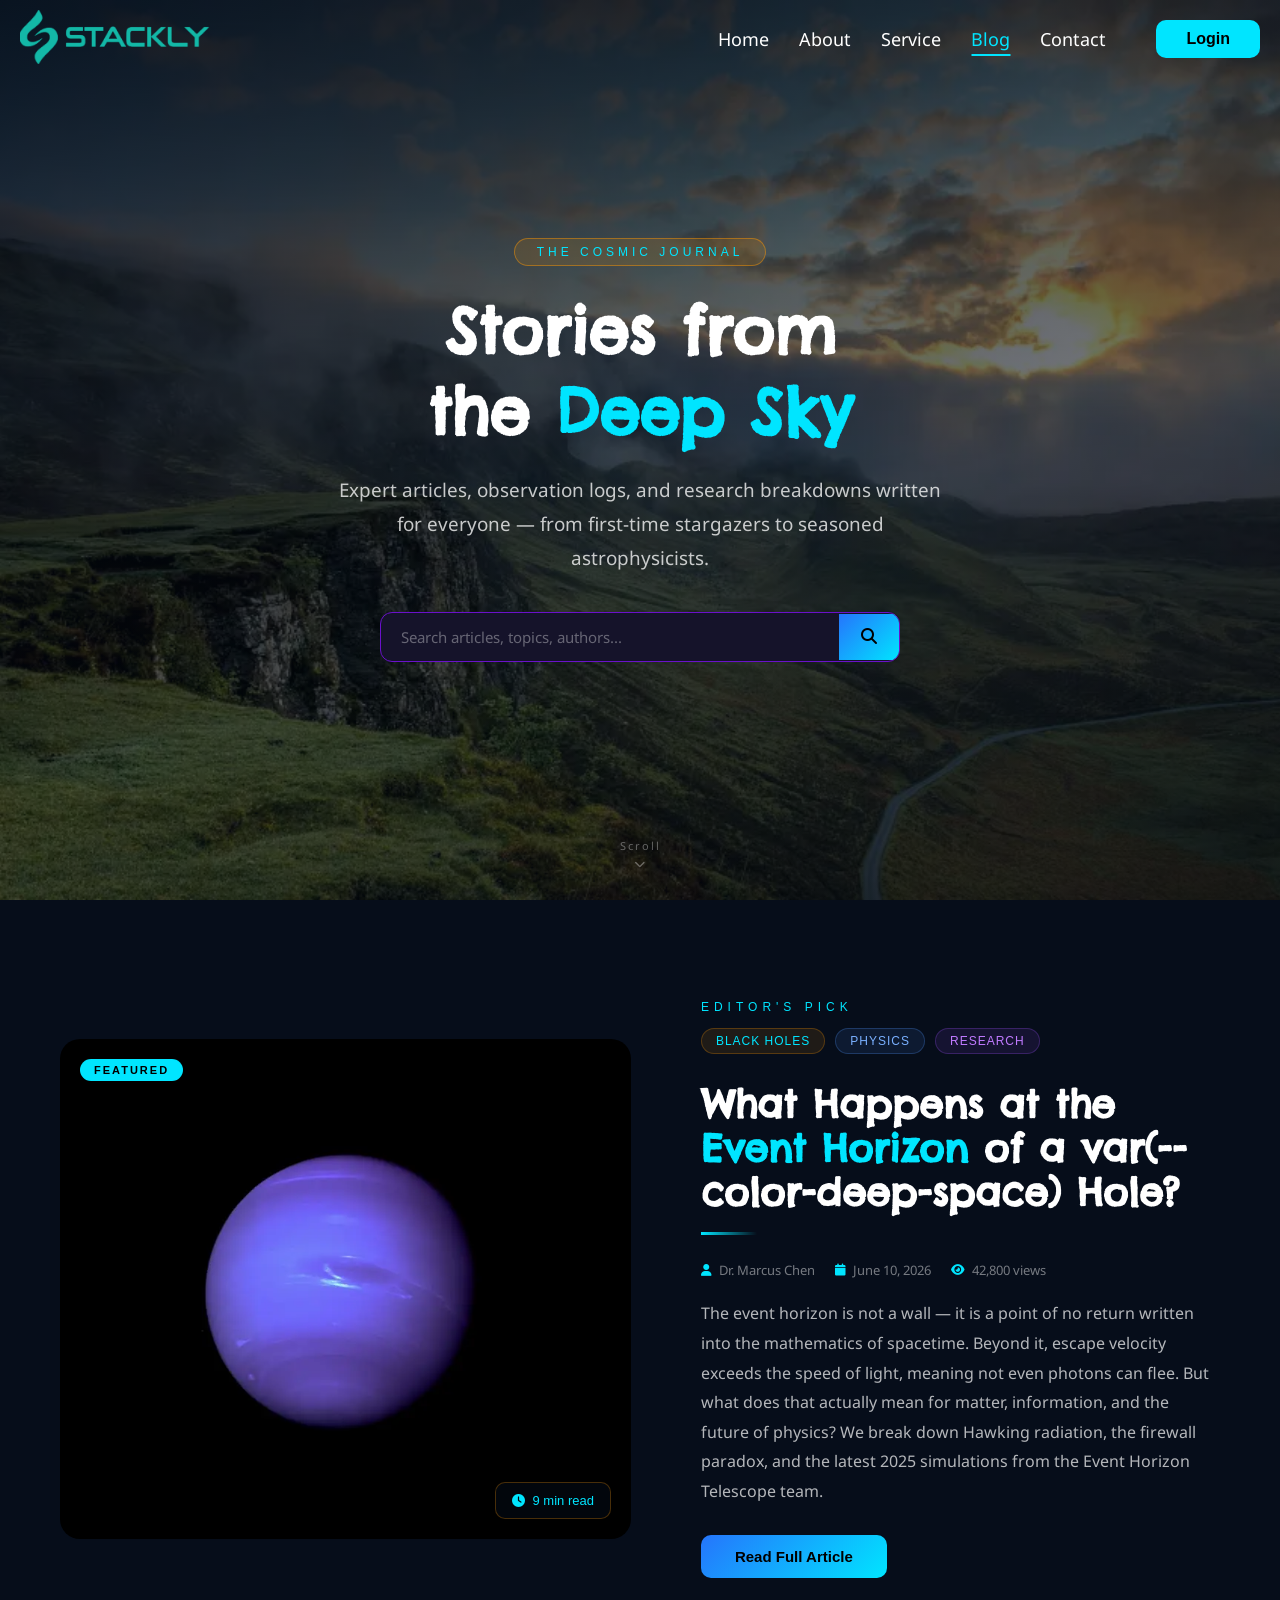
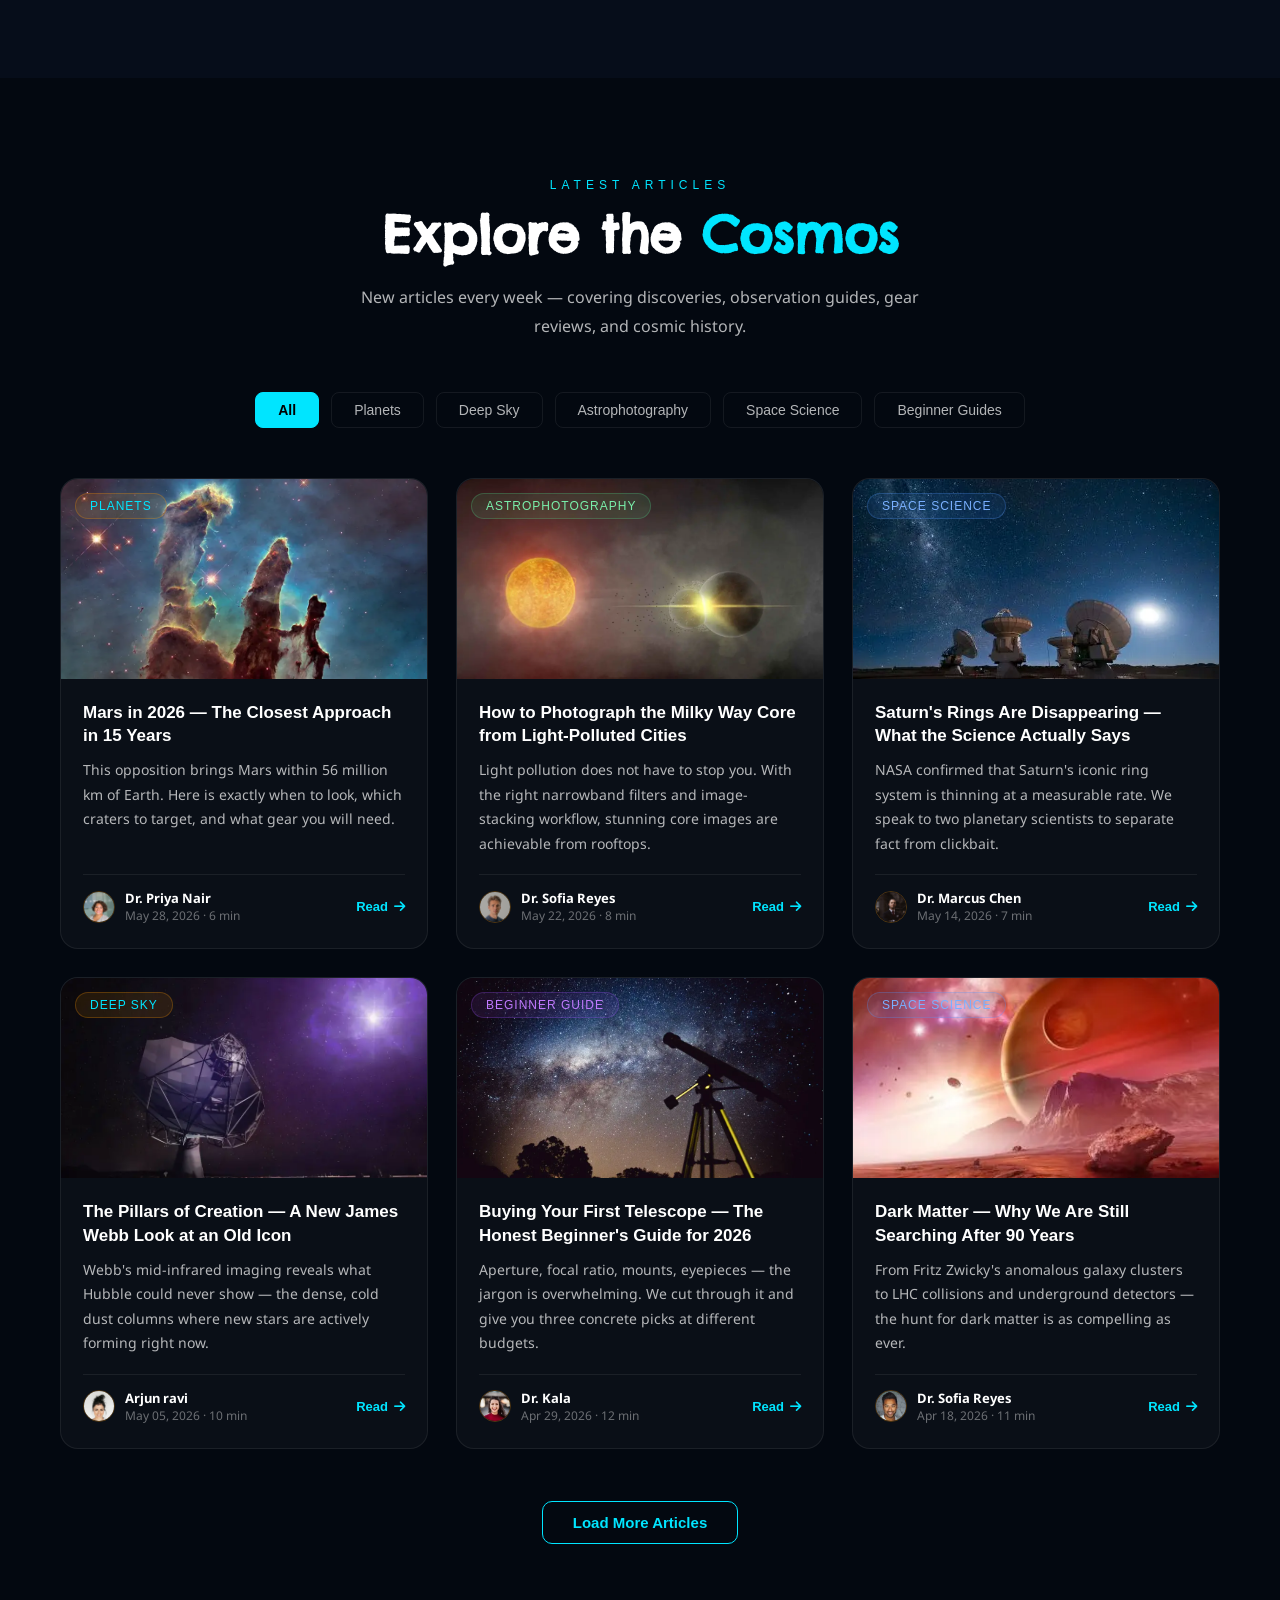
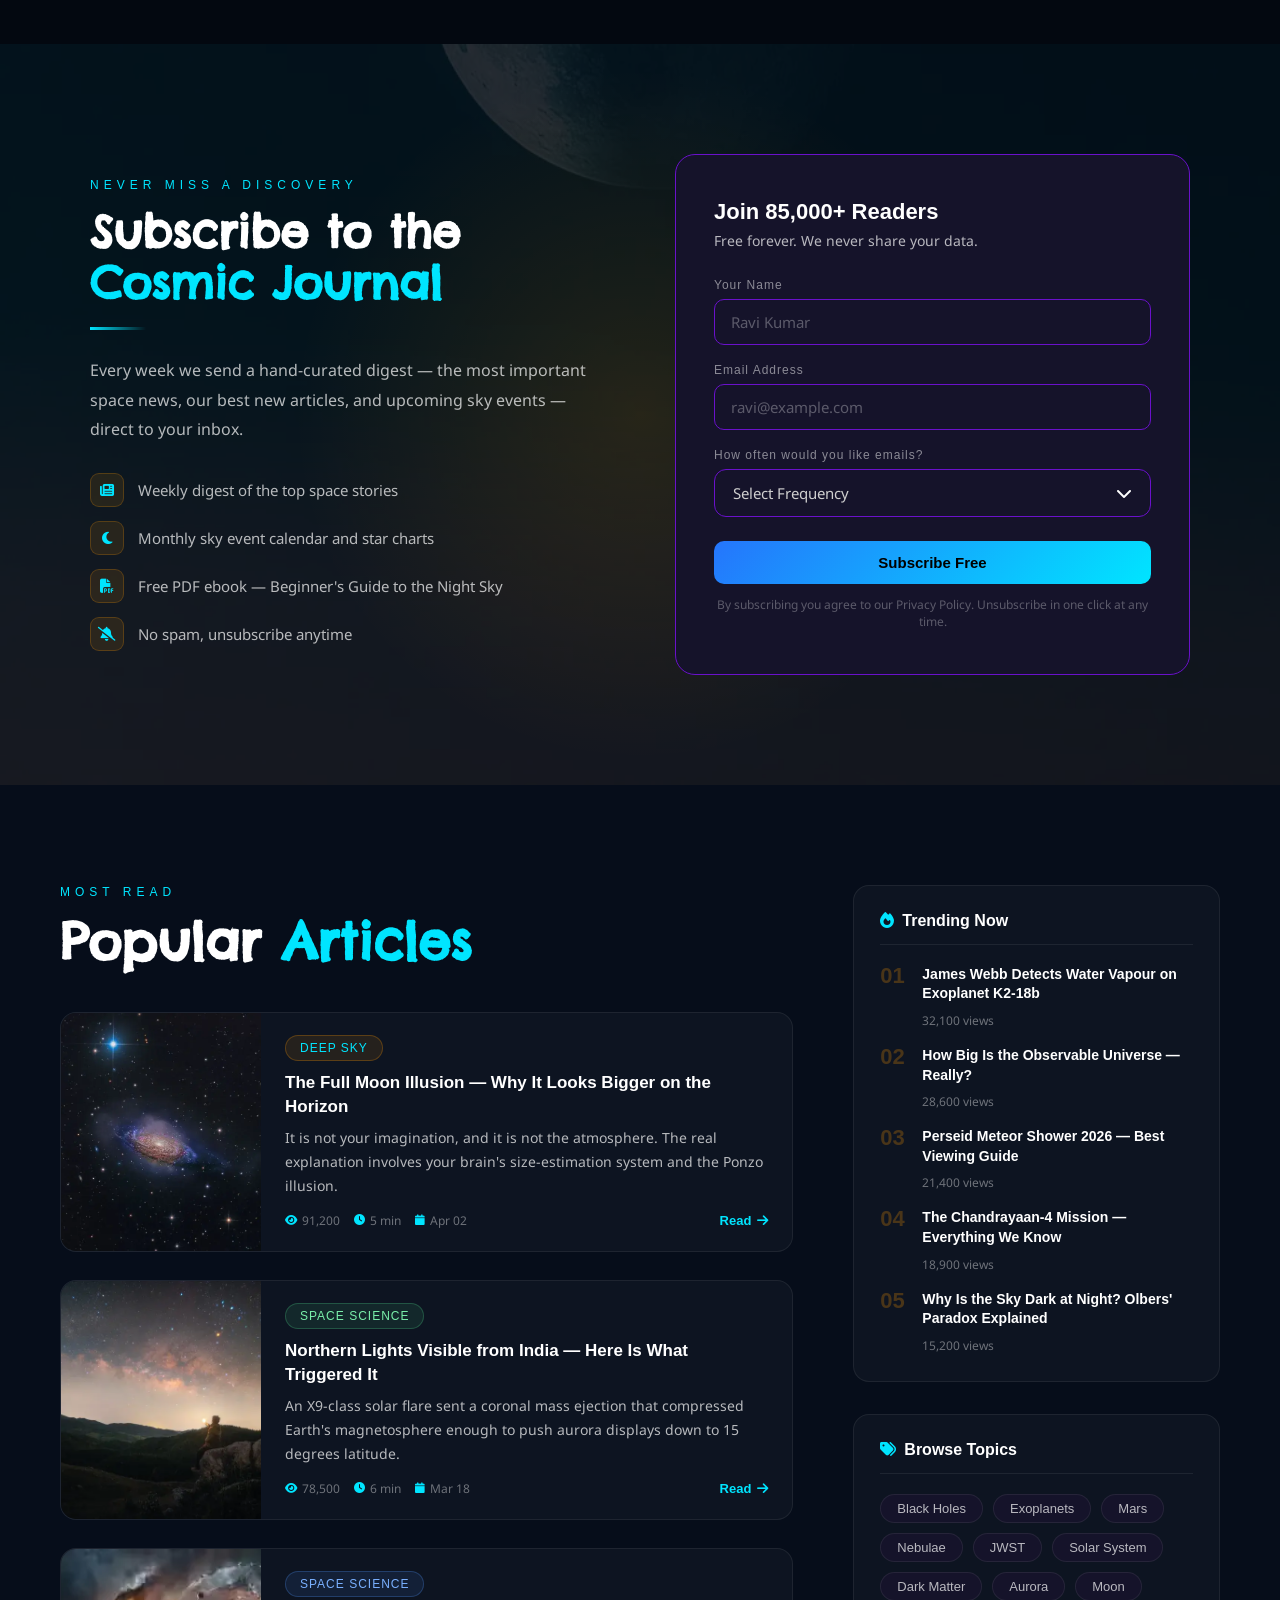
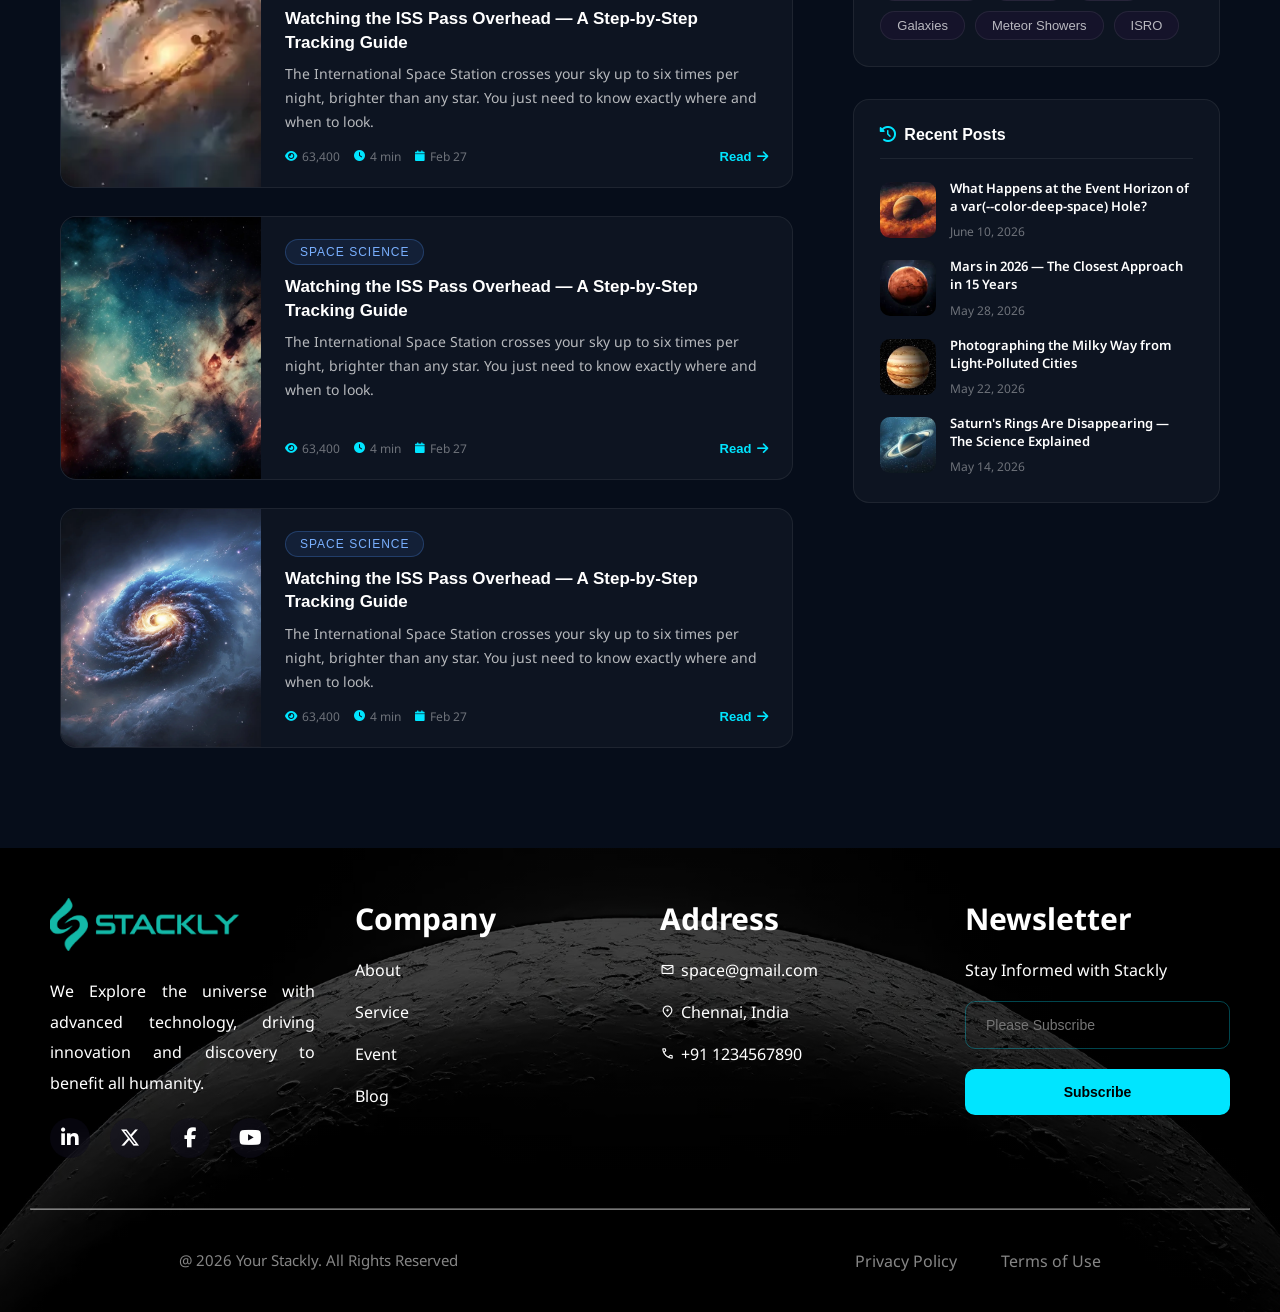
<file: blog.html>
<!DOCTYPE html>
<html lang="en">

<head>
    <meta charset="UTF-8">
    <meta name="viewport" content="width=device-width, initial-scale=1.0">
    <title>Astronomy - About Page</title>
    <link rel="stylesheet" href="https://cdnjs.cloudflare.com/ajax/libs/font-awesome/6.5.1/css/all.min.css" />
    <link rel="stylesheet" href="https://fonts.googleapis.com/css2?family=Material+Symbols+Outlined" />
    <link
        href="https://fonts.googleapis.com/css2?family=DM+Sans:ital,opsz,wght@0,9..40,100..1000;1,9..40,100..1000&family=Inter:ital,opsz,wght@0,14..32,100..900;1,14..32,100..900&family=Montserrat:ital,wght@0,100..900;1,100..900&family=Noto+Sans:ital,wght@0,100..900;1,100..900&family=PT+Sans:ital,wght@0,400;0,700;1,400;1,700&family=Roboto+Mono:ital,wght@0,100..700;1,100..700&display=swap"
        rel="stylesheet">

    <link
        href="https://fonts.googleapis.com/css2?family=Chelsea+Market&family=DM+Sans:ital,opsz,wght@0,9..40,100..1000;1,9..40,100..1000&family=Inter:ital,opsz,wght@0,14..32,100..900;1,14..32,100..900&family=Montserrat:ital,wght@0,100..900;1,100..900&family=Noto+Sans:ital,wght@0,100..900;1,100..900&family=PT+Sans:ital,wght@0,400;0,700;1,400;1,700&family=Roboto+Mono:ital,wght@0,100..700;1,100..700&display=swap"
        rel="stylesheet">


    <style>

        :root {
            --color-deep-space: #000000;
            --color-midnight-blue: #15132A;
            --color-nebula-purple: #6A11CB;
            --color-cosmic-violet: #00E5FF;
            --color-bright-purple: #2575FC;
            --color-starlight-white: #FFFFFF;
        }

        * {
            padding: 0px;
            margin: 0px;
            box-sizing: border-box;

        }

        .header {
            display: flex;
            justify-content: space-between;
            padding: 10px 20px;
            background: transparent;
            align-items: center;
            position: fixed;
            width: 100%;
            font-family: "Noto Sans", sans-serif;
            z-index: 99999;
            transition: 0.2s ease;
        }

        .header.scrolled {
            background: var(--color-deep-space);
           
        }

        .logo {
            display: flex;
            align-items: center;
        }

        .logo img {
            width: 190px;
        }

        .menus {
            display: flex;
            align-items: center;
            justify-content: space-between;
            gap: 50px;
        }

        .menus ul {
            display: flex;
            gap: 30px;
        }

        .menus ul li {
            list-style: none;
        }

        .menus ul li a {
            text-decoration: none;
            font-size: 18px;
            color: var(--color-starlight-white);
            position: relative;
        }

        .menus ul li a::after {
            content: "";
            background: var(--color-cosmic-violet);
            height: 2px;
            position: absolute;
            left: 50%;
            transform: translateX(-50%);
            width: 0;
            bottom: -5px;
            transition: 0.3s ease;
        }

        .menus ul li a:hover::after {
            width: 100%;

        }

        
        .menus ul li a.active::after {
            width: 100%;
        }

        .menus ul li a.active {
            color: var(--color-cosmic-violet);
        }


        .menu-btn,
        .close-btn {
            display: none;
        }

        .nav-btn {
            padding: 10px 30px;
            font-size: 16px;
            font-weight: 600;
            border-radius: 10px;
            border: none;
            cursor: pointer;

            background: linear-gradient(135deg, var(--color-cosmic-violet), var(--color-cosmic-violet));
            color: var(--color-deep-space);

            transition: all 0.35s ease;
        }

        .nav-btn:hover {
            transform: translateY(-3px) scale(1.03);

            box-shadow:
                0 12px 30px color-mix(in srgb, var(--color-cosmic-violet) 40%, transparent);

            filter: brightness(1.08);
        }

        .nav-btn:active {
            transform: translateY(0);
        }

        @media (max-width:780px) {

            .menus {
                display: none;
                position: absolute;
                flex-direction: column;
                justify-content: flex-start;
                background: var(--color-deep-space);
                align-items: flex-start;
                height: 100vh;
                top: 0px;
                left: 0px;
                width: 70%;
                padding: 27px 25px;
                gap: 30px;
            }

            .menus ul {
                flex-direction: column;
            }

            .logo img, .footer-box img {
                width: 160px;
            }

            .menu-btn {
                display: flex;
                color: var(--color-starlight-white);
                align-items: center;
                cursor: pointer;
            }

            .close-btn {
                display: none;
                color: var(--color-starlight-white);
                align-items: center;
                cursor: pointer;
            }
        }


        /*other5 sectons */


        
        :root {
            --old-orange:       var(--color-cosmic-violet);
            --old-orange-lt:    var(--color-cosmic-violet);
            --bg:           #030810;
            --bg-mid:       #060d1a;
            --bg-card:      color-mix(in srgb, var(--color-starlight-white) 3%, transparent);
            --border:       color-mix(in srgb, var(--color-starlight-white) 7%, transparent);
            --bord-o:       rgba(255,152,0,0.28);
            --text:         color-mix(in srgb, var(--color-starlight-white) 70%, transparent);
            --white:        var(--color-starlight-white);
        }
 
        html { scroll-behavior:smooth; }
 
        body {
            background: var(--bg);
            color: var(--white);
            font-family: "Noto Sans", sans-serif;
            overflow-x: hidden;
        }
 
        /* ── UTILITIES ── */
        .label {
            font-family: "Space Grotesk", sans-serif;
            font-size: 12px;
            letter-spacing: 5px;
            text-transform: uppercase;
            color: var(--color-cosmic-violet);
            display: block;
            margin-bottom: 14px;
        }
 
        .heading {
            font-family: "Chelsea Market", cursive;
            font-size: clamp(2rem,4vw,3.2rem);
            line-height: 1.15;
            color: var(--white);
            margin-bottom: 18px;
        }
 
        .heading span { color: var(--color-cosmic-violet); }
 
        .body-text { font-size:16px; line-height:1.85; color:var(--text); }
 
        .divider { width:56px; height:3px; background:linear-gradient(90deg,var(--color-cosmic-violet),transparent); margin-bottom:26px; }
 
        .btn-primary {
            display:inline-block;
            padding:13px 34px;
            background:linear-gradient(135deg,var(--color-bright-purple),var(--color-cosmic-violet));
            color:var(--color-deep-space);
            font-weight:700;
            font-size:15px;
            border-radius:10px;
            text-decoration:none;
            border:none;
            cursor:pointer;
            transition:transform .3s,box-shadow .3s;
            font-family:"Space Grotesk",sans-serif;
        }
 
        .btn-primary:hover { transform:translateY(-3px); }
 
        .btn-outline {
            display:inline-block;
            padding:12px 30px;
            border:1px solid var(--color-cosmic-violet);
            color:var(--color-cosmic-violet);
            font-weight:600;
            font-size:15px;
            border-radius:10px;
            text-decoration:none;
            cursor:pointer;
            background:transparent;
            transition:all .3s;
            font-family:"Space Grotesk",sans-serif;
        }
 
        .btn-outline:hover { background:var(--color-cosmic-violet); color:var(--color-deep-space); }
 
        /* ── SCROLL REVEAL ── */
        .reveal { opacity:0; transform:translateY(36px); transition:opacity .65s ease,transform .65s ease; }
        .reveal.visible { opacity:1; transform:translateY(0); }
        .d1{transition-delay:.1s} .d2{transition-delay:.2s} .d3{transition-delay:.3s} .d4{transition-delay:.4s}
 
 
        /* ══════════════════════════════════
           S1 — BLOG HERO
        ══════════════════════════════════ */
        .blog-hero {
            position:relative;
            height:100vh;
            min-height:580px;
            display:flex;
            align-items:center;
            justify-content:center;
            overflow:hidden;
        }
 
        .blog-hero-bg {
            position:absolute; inset:0;
            width:100%; height:100%;
            object-fit:cover;
            object-position:center;
        }
 
        .blog-hero-overlay {
            position:absolute; inset:0;
            background:linear-gradient(160deg,rgba(3,8,16,.88) 0%,rgba(3,8,16,.55) 60%,rgba(3,8,16,.82) 100%);
        }
 
        .blog-hero-content {
            position:relative; z-index:2;
            text-align:center;
            max-width:820px;
            padding:20px;
        }
 
        .blog-hero-pill {
            display:inline-block;
            background:rgba(255,152,0,.13);
            border:1px solid rgba(255,152,0,.45);
            border-radius:20px;
            padding:6px 22px;
            font-size:12px;
            font-family:"Space Grotesk",sans-serif;
            letter-spacing:4px;
            text-transform:uppercase;
            color:var(--color-cosmic-violet);
            margin-bottom:24px;
        }
 
        .blog-hero-content h1 {
            font-family:"Chelsea Market",cursive;
              font-size: clamp(35px, 5vw, 70px);
            line-height:1.;
            margin-bottom:22px;
        }
 
        .blog-hero-content h1 span { color:var(--color-cosmic-violet); }
 
        .blog-hero-content p {
            font-size:clamp(1rem,2vw,1.18rem);
            line-height:1.8;
            color:color-mix(in srgb, var(--color-starlight-white) 76%, transparent);
            max-width:620px;
            margin:0 auto 36px;
        }
 
        .hero-search {
            display:flex;
            align-items:center;
            max-width:520px;
            margin:0 auto;
            background: var(--color-midnight-blue);
            border: 1px solid var(--color-nebula-purple);
            border-radius:12px;
            overflow:hidden;
            backdrop-filter:blur(8px);
        }
 
        .hero-search input {
            flex:1;
            padding:14px 20px;
            background:transparent;
            border:none;
            outline:none;
            color:var(--white);
            font-size:15px;
            font-family:"Noto Sans",sans-serif;
        }
 
        .hero-search input::placeholder { color:color-mix(in srgb, var(--color-starlight-white) 35%, transparent); }
 
        .hero-search button {
            padding:14px 22px;
            background:linear-gradient(135deg,var(--color-bright-purple),var(--color-cosmic-violet));
            border:none;
            cursor:pointer;
            color:var(--color-deep-space);
            font-size:16px;
            transition:filter .2s;
        }
 
        .hero-search button:hover { filter:brightness(1.1); }
 
        .scroll-hint {
            position:absolute; bottom:30px; left:50%; transform:translateX(-50%);
            z-index:2;
            display:flex; flex-direction:column; align-items:center; gap:6px;
            color:color-mix(in srgb, var(--color-starlight-white) 35%, transparent);
            font-size:11px; letter-spacing:2px;
        }
 
        .scroll-hint i { animation:bounce 1.8s infinite; }
        @keyframes bounce { 0%,100%{transform:translateY(0)} 50%{transform:translateY(7px)} }
 
 
        /* ══════════════════════════════════
           S2 — FEATURED / HERO POST
        ══════════════════════════════════ */
        .featured-section { background:var(--bg-mid); padding:100px 60px; }
 
        .featured-inner {
            max-width:1200px; margin:0 auto;
            display:grid; grid-template-columns:1.1fr 1fr; gap:70px; align-items:center;
        }
 
        .feat-img-wrap { position:relative; border-radius:20px; overflow:hidden; }
 
        .feat-img-wrap img {
            width:100%; height:500px;
            object-fit:cover; display:block;
            transition:transform .5s ease;
        }
 
        .feat-img-wrap:hover img { transform:scale(1.04); }
 
        .feat-cat {
            position:absolute; top:20px; left:20px;
            background:var(--color-cosmic-violet); color:var(--color-deep-space);
            font-size:11px; font-weight:700;
            letter-spacing:2px; text-transform:uppercase;
            padding:5px 14px; border-radius:20px;
            font-family:"Space Grotesk",sans-serif;
        }
 
        .feat-read {
            position:absolute; bottom:20px; right:20px;
            background:rgba(3,8,16,.75); backdrop-filter:blur(8px);
            border:1px solid var(--bord-o); border-radius:10px;
            padding:10px 16px;
            font-size:13px; color:var(--color-cosmic-violet);
            font-family:"Space Grotesk",sans-serif;
            display:flex; align-items:center; gap:8px;
        }
 
        .feat-text .heading { font-size:clamp(1.8rem,3vw,2.6rem); }
 
        .feat-meta {
            display:flex; gap:20px; flex-wrap:wrap;
            margin-bottom:20px;
        }
 
        .feat-meta span {
            font-size:13px; color:color-mix(in srgb, var(--color-starlight-white) 45%, transparent);
            display:flex; align-items:center; gap:7px;
        }
 
        .feat-meta i { color:var(--color-cosmic-violet); font-size:12px; }
 
        .feat-tags { display:flex; gap:10px; flex-wrap:wrap; margin-bottom:28px; }
 
        .tag {
            display:inline-block;
            padding:5px 14px; border-radius:20px;
            font-size:12px; font-family:"Space Grotesk",sans-serif;
            letter-spacing:1px; text-transform:uppercase;
            background:rgba(255,152,0,.1);
            border:1px solid rgba(255,152,0,.25);
            color:var(--color-cosmic-violet);
        }
 
        .tag.blue { background:rgba(80,150,255,.1); border-color:rgba(80,150,255,.25); color:#7ab0ff; }
        .tag.purple { background:rgba(160,80,255,.1); border-color:rgba(160,80,255,.25); color:#c07aff; }
        .tag.green { background:rgba(80,220,140,.1); border-color:rgba(80,220,140,.25); color:#7aefaa; }
 
        @media(max-width:900px) {
            .featured-section { padding:70px 24px; }
            .featured-inner { grid-template-columns:1fr; gap:40px; }
            .feat-img-wrap img { height:320px; }
        }
 
 
        /* ══════════════════════════════════
           S3 — BLOG GRID
        ══════════════════════════════════ */
        .grid-section { background:var(--bg); padding:100px 60px; }
 
        .grid-head { text-align:center; max-width:600px; margin:0 auto 50px; }
 
        /* category filter */
        .cat-filter {
            display:flex; gap:12px; flex-wrap:wrap;
            justify-content:center; margin-bottom:50px;
        }
 
        .cat-btn {
            padding:9px 22px; border-radius:8px;
            border:1px solid var(--border);
            background:transparent; color:var(--text);
            font-size:14px; font-family:"Space Grotesk",sans-serif;
            cursor:pointer; transition:all .25s;
        }
 
        .cat-btn.active, .cat-btn:hover {
            background:var(--color-cosmic-violet); color:var(--color-deep-space);
            border-color:var(--color-cosmic-violet); font-weight:700;
        }
 
        .blog-grid {
            max-width:1200px; margin:0 auto;
            display:grid; grid-template-columns:repeat(3,1fr); gap:28px;
        }
 
        .blog-card {
            background:var(--bg-card);
            border:1px solid var(--border);
            border-radius:18px; overflow:hidden;
            transition:transform .35s,border-color .35s,box-shadow .35s;
            display:flex; flex-direction:column;
        }
 
        .blog-card:hover {
            transform:translateY(-8px);
            border-color:var(--bord-o);
            box-shadow:0 20px 50px color-mix(in srgb, var(--color-deep-space) 40%, transparent);
        }
 
        .blog-card-img {
            position:relative; overflow:hidden; height:200px;
        }
 
        .blog-card-img img {
            width:100%; height:100%; object-fit:cover;
            transition:transform .5s ease;
        }
 
        .blog-card:hover .blog-card-img img { transform:scale(1.07); }
 
        .blog-card-img .tag { position:absolute; top:14px; left:14px; }
 
        .blog-card-body {
            padding:22px 22px 24px;
            flex:1; display:flex; flex-direction:column;
        }
 
        .blog-card-body h3 {
            font-family:"Space Grotesk",sans-serif;
            font-size:17px; font-weight:700;
            color:var(--white); margin-bottom:10px; line-height:1.4;
        }
 
        .blog-card-body p {
            font-size:14px; line-height:1.75;
            color:var(--text); margin-bottom:18px; flex:1;
        }
 
        .card-meta {
            display:flex; align-items:center;
            justify-content:space-between;
            padding-top:14px;
            border-top:1px solid var(--border);
        }
 
        .card-author { display:flex; align-items:center; gap:10px; }
 
        .card-author img {
            width:32px; height:32px; border-radius:50%;
            object-fit:cover; object-position:top;
            border:1px solid var(--bord-o);
        }
 
        .card-author-info { display:flex; flex-direction:column; }
        .card-author-info strong { font-size:13px; color:var(--white); }
        .card-author-info span { font-size:12px; color:color-mix(in srgb, var(--color-starlight-white) 40%, transparent); }
 
        .card-read {
            font-size:13px; color:var(--color-cosmic-violet);
            display:flex; align-items:center; gap:6px;
            text-decoration:none;
            font-family:"Space Grotesk",sans-serif;
            font-weight:600;
            transition:gap .2s;
        }
 
        .card-read:hover { gap:10px; }
 
        @media(max-width:960px) {
            .grid-section { padding:70px 24px; }
            .blog-grid { grid-template-columns:repeat(2,1fr); }
        }
 
        @media(max-width:580px) {
            .blog-grid { grid-template-columns:1fr; }
        }
 
 
        /* ══════════════════════════════════
           S4 — NEWSLETTER
        ══════════════════════════════════ */
        .newsletter-section {
            position:relative; padding:110px 60px; overflow:hidden;
        }
 
        .nl-bg {
            position:absolute; inset:0;
            width:100%; height:100%; object-fit:cover; opacity:.15;
        }
 
        .nl-glow {
            position:absolute;
            width:700px; height:700px; border-radius:50%;
            background:radial-gradient(circle,rgba(255,152,0,.13) 0%,transparent 70%);
            top:50%; left:50%; transform:translate(-50%,-50%);
            pointer-events:none;
        }
 
        .nl-inner {
            position:relative; z-index:2;
            max-width:1100px; margin:0 auto;
            display:grid; grid-template-columns:1fr 1fr; gap:70px; align-items:center;
        }
 
        .nl-text .heading { font-size:clamp(2rem,3.5vw,3rem); }
 
        .nl-perks { margin-top:28px; display:flex; flex-direction:column; gap:14px; }
 
        .nl-perk {
            display:flex; align-items:center; gap:14px;
            font-size:15px; color:var(--text);
        }
 
        .nl-perk i {
            width:34px; height:34px;
            background:rgba(255,152,0,.1);
            border:1px solid rgba(255,152,0,.22);
            border-radius:9px;
            display:flex; align-items:center; justify-content:center;
            color:var(--color-cosmic-violet); font-size:14px; flex-shrink:0;
        }
 
        .nl-form-box {
            background: var(--color-midnight-blue);
            border: 1px solid var(--color-nebula-purple);
            border-radius:20px; padding:44px 38px;
            backdrop-filter:blur(6px);
        }
 
        .nl-form-box h3 {
            font-family:"Space Grotesk",sans-serif;
            font-size:22px; font-weight:700; color:var(--white); margin-bottom:6px;
        }
 
        .nl-form-box > p { font-size:14px; color:var(--text); margin-bottom:28px; }
 
        .form-group { margin-bottom:18px; }
 
        .form-group label {
            display:block; font-size:12px; color:color-mix(in srgb, var(--color-starlight-white) 50%, transparent);
            margin-bottom:7px; font-family:"Space Grotesk",sans-serif; letter-spacing:1px;
        }
 
        .form-group input, .form-group select {
            width:100%; padding:12px 16px;
            background: var(--color-midnight-blue);
            border: 1px solid var(--color-nebula-purple);
            border-radius:10px; color:var(--white);
            font-size:15px; font-family:"Noto Sans",sans-serif;
            outline:none; transition:border-color .25s;
        }
 
        .form-group input::placeholder { color:color-mix(in srgb, var(--color-starlight-white) 30%, transparent); }
        .form-group input:focus, .form-group select:focus { border-color:var(--color-cosmic-violet); }
        .form-group select option { background:#0a0a14; }
 
        .nl-form-box .btn-primary { width:100%; text-align:center; margin-top:6px; }
 
        .nl-note { font-size:12px; color:color-mix(in srgb, var(--color-starlight-white) 30%, transparent); text-align:center; margin-top:12px; }
 
        @media(max-width:900px) {
            .newsletter-section { padding:70px 24px; }
            .nl-inner { grid-template-columns:1fr; gap:50px; }
        }
 
 
        /* ══════════════════════════════════
           S5 — POPULAR / SIDEBAR LAYOUT
        ══════════════════════════════════ */
        .popular-section { background:var(--bg-mid); padding:100px 60px; }
 
        .popular-inner {
            max-width:1200px; margin:0 auto;
            display:grid; grid-template-columns:2fr 1fr; gap:60px; align-items:start;
        }
 
        /* left — list posts */
        .list-posts { display:flex; flex-direction:column; gap:28px; }
 
        .list-card {
            background:var(--bg-card);
            border:1px solid var(--border);
            border-radius:16px; overflow:hidden;
            display:grid; grid-template-columns:200px 1fr; gap:0;
            transition:transform .35s,border-color .35s;
        }
 
        .list-card:hover { transform:translateY(-5px); border-color:var(--bord-o); }
 
        .list-card-img {
            overflow:hidden; min-height:160px;
        }
 
        .list-card-img img {
            width:100%; height:100%; object-fit:cover;
            transition:transform .5s;
        }
 
        .list-card:hover .list-card-img img { transform:scale(1.07); }
 
        .list-card-body {
            padding:22px 24px;
            display:flex; flex-direction:column; justify-content:space-between;
        }
 
        .list-card-body h3 {
            font-family:"Space Grotesk",sans-serif;
            font-size:17px; font-weight:700;
            color:var(--white); margin-bottom:8px; line-height:1.4;
        }
 
        .list-card-body p {
            font-size:14px; line-height:1.7; color:var(--text); margin-bottom:14px; flex:1;
        }
 
        .list-foot {
            display:flex; align-items:center;
            justify-content:space-between; flex-wrap:wrap; gap:8px;
        }
 
        .list-meta { font-size:12px; color:color-mix(in srgb, var(--color-starlight-white) 40%, transparent); display:flex; gap:14px; }
 
        .list-meta span { display:flex; align-items:center; gap:5px; }
        .list-meta i { color:var(--color-cosmic-violet); font-size:11px; }
 
        /* right — sidebar */
        .sidebar { display:flex; flex-direction:column; gap:32px; }
 
        .sidebar-box {
            background:var(--bg-card);
            border:1px solid var(--border);
            border-radius:16px; padding:26px;
        }
 
        .sidebar-box h4 {
            font-family:"Space Grotesk",sans-serif;
            font-size:16px; font-weight:700;
            color:var(--white); margin-bottom:20px;
            padding-bottom:14px;
            border-bottom:1px solid var(--border);
        }
 
        /* trending list */
        .trending-list { display:flex; flex-direction:column; gap:16px; }
 
        .trending-item { display:flex; gap:14px; align-items:flex-start; }
 
        .trending-num {
            font-family:"Space Grotesk",sans-serif;
            font-size:22px; font-weight:800; color:rgba(255,152,0,.25);
            line-height:1; min-width:28px;
        }
 
        .trending-info h5 {
            font-family:"Space Grotesk",sans-serif;
            font-size:14px; font-weight:600; color:var(--white);
            margin-bottom:4px; line-height:1.4;
        }
 
        .trending-info span { font-size:12px; color:color-mix(in srgb, var(--color-starlight-white) 40%, transparent); }
 
        /* topic cloud */
        .topic-cloud { display:flex; flex-wrap:wrap; gap:10px; }
 
        .topic-pill {
            padding:6px 16px; border-radius:20px;
            background: var(--color-midnight-blue);
            border:1px solid var(--border);
            font-size:13px; color:var(--text);
            cursor:pointer;
            transition:all .25s;
            font-family:"Space Grotesk",sans-serif;
        }
 
        .topic-pill:hover { background:var(--color-cosmic-violet); color:var(--color-deep-space); border-color:var(--color-cosmic-violet); }
 
        /* recent mini */
        .recent-mini { display:flex; flex-direction:column; gap:16px; }
 
        .recent-item { display:flex; gap:14px; align-items:center; }
 
        .recent-item img {
            width:56px; height:56px; border-radius:10px;
            object-fit:cover; flex-shrink:0;
        }
 
        .recent-item-info h5 {
            font-size:13px; font-weight:600; color:var(--white);
            margin-bottom:4px; line-height:1.4;
        }
 
        .recent-item-info span { font-size:12px; color:color-mix(in srgb, var(--color-starlight-white) 40%, transparent); }
 
        @media(max-width:960px) {
            .popular-section { padding:70px 24px; }
            .popular-inner { grid-template-columns:1fr; }
        }
 
        @media(max-width:600px) {
            .list-card { grid-template-columns:1fr; }
            .list-card-img { min-height:200px; }
        }
 /* Footer */

        .footer {
            width: 100%;
            background: linear-gradient(125deg, color-mix(in srgb, var(--color-deep-space) 66.4%, transparent), color-mix(in srgb, var(--color-deep-space) 80.1%, transparent)), url(./assets/footer-bg.webp);
            background-repeat: no-repeat;
            background-position: top center;
            background-size: cover;
            color: var(--color-starlight-white);
        }

        .footer-main {
            display: grid;
            grid-template-columns: repeat(auto-fit, minmax(200px, 1fr));
            padding: 50px;
            gap: 40px;
        }

        .footer-box {
            display: flex;
            flex-direction: column;
            gap: 20px;
        }

        .footer-box img {
            width: 190px;
        }

        .footer-box h2 {
            font-size: 30px;
        }

        .footer-link {
            display: flex;
            flex-direction: column;
            gap: 20px;
        }


        .footer-link a {
            color: var(--color-starlight-white);
            text-decoration: none;
            font-size: 16px;
        }

        .footer-link a:hover {
            color: var(--color-cosmic-violet);
        }



        .footer-box:first-child p {
            max-width: 300px;
            text-align: justify;
            font-size: 16px;
            line-height: 1.9;
        }

        .footer-box:last-child p {
            font-size: 16px;
        }

        .login-socials {
            display: flex;
            gap: 20px;
        }

        .social-icon {
            width: 40px;
            height: 40px;
            background: color-mix(in srgb, var(--color-midnight-blue) 30.8%, transparent);
            backdrop-filter: blur(10px);
            font-size: 20px;
            display: flex;
            justify-content: center;
            align-items: center;
            border-radius: 50%;
            transition: 0.5s ease;
        }

        .social-icon:hover {
            background: var(--color-cosmic-violet);
            color: var(--color-deep-space);
            transform: translateY(-4px);
        }

        .footer-email {
            background: transparent;
            border: 1px solid color-mix(in srgb, var(--color-cosmic-violet) 30%, transparent);
            font-size: 14px;
            padding: 15px 20px;
            width: 100%;
            border-radius: 10px;
            color: var(--color-starlight-white);
        }

        .footer-btn {
            font-size: 14px;
            padding: 15px 20px;
            width: 100%;
            border: none;
            font-weight: bold;
            border-radius: 10px;
            background: linear-gradient(135deg, var(--color-cosmic-violet), var(--color-cosmic-violet));
        }

        .footer-btn:hover {
            box-shadow: 0 7px 30px color-mix(in srgb, var(--color-cosmic-violet) 40%, transparent);
            filter: brightness(1.08);
        }


        .footer-footer {
            display: flex;
            justify-content: space-around;
            padding-block: 40px;
            color: color-mix(in srgb, var(--color-starlight-white) 52.7%, transparent);
            ;
        }

        .footer-footer p {
            font-size: 15px;
        }

        .policy a {
            color: color-mix(in srgb, var(--color-starlight-white) 52.7%, transparent);
            text-decoration: none;
            font-size: 16px;
            margin-left: 40px;
        }

        .policy a:hover {
            color: var(--color-cosmic-violet);
        }

        .footer-line {
            margin-inline: 30px;
            opacity: 0.5;
        }

         .contact a{
            display: flex;
            align-items: center;
            gap: 6px;
         }
        .contact span{
            font-size: 15px;
        }

        @media (max-width:550px) {
            .footer-main {
                grid-template-columns: 1fr;
                justify-content: center;
            }

            .footer-box:first-child p {
                text-align: center;
            }

            .footer-box {
                align-items: center;
            }

        }

        @media (max-width:650px) {
            .footer-footer {
                flex-direction: column;
                align-items: center;
                gap: 10px;
            }

            .policy {
                justify-content: space-around;
            }

            .policy a {
                margin-inline: 15px;
                font-size: 13px;
            }

            .footer-footer p {
                font-size: 13px;
            }

            .footer-link a {
                font-size: 13px;
            }

            .footer-box h2 {
                font-size: 23px;
            }

            .footer-box:first-child p {
                font-size: 13px;
                line-height: 1.9;
            }

            .footer-box:last-child p {
                font-size: 13px;
                text-align: center;
            }

            .footer-email {
                font-size: 12px;
            }

            .footer-btn {
                font-size: 12px;
            }

            .footer-box img {
                width: 160px;
            }

              .contact span{
            font-size: 13px;
        }

        }


        .custom-frequency{
    position:relative;
    width:100%;
}

.frequency-btn{
    width:100%;
    height:48px;
    padding:0 18px;
    border-radius:12px;
    border: 1px solid var(--color-nebula-purple);
    background: var(--color-midnight-blue);
    backdrop-filter:blur(12px);
    display:flex;
    align-items:center;
    justify-content:space-between;
    cursor:pointer;
    transition:.3s;
}

.frequency-btn:hover{
    border-color:#ffb020;
}

.frequency-btn i{
    color:var(--color-starlight-white);
    transition:.3s;
}

.custom-frequency.active i{
    transform:rotate(180deg);
}

.selected-frequency{
    color:#cfcfcf;
    font-size:15px;
}

.frequency-options{
    position:absolute;
    top:58px;
    left:0;
    width:100%;
    list-style:none;
    background:rgba(10,15,25,.95);
    backdrop-filter:blur(20px);
    border:1px solid rgba(255,176,32,.25);
    border-radius:12px;
    overflow:hidden;
    display:none;
    z-index:1000;
}

.custom-frequency.active .frequency-options{
    display:block;
}

.frequency-options li{
    padding:14px 18px;
    color:var(--color-starlight-white);
    cursor:pointer;
    transition:.3s;
    border-bottom:1px solid color-mix(in srgb, var(--color-starlight-white) 5%, transparent);
}

.frequency-options li:last-child{
    border-bottom:none;
}

.frequency-options li:hover{
    background:rgba(255,176,32,.12);
    color:#ffb020;
}

    </style>

<body>

    <section class="header">

        <div class="logo">
             <a href="index.html"><img src="./assets/logo (4) (1).webp" alt="company Logo"></a>
        </div>

        <nav class="menus">
            <ul>
                <li><a href="index.html">Home</a></li>
                <li><a href="about.html">About</a></li>
                <li><a href="pages.html">Service</a></li>
                <li><a href="blog.html" class="active">Blog</a></li>
                <li><a href="contact.html">Contact</a></li>
            </ul>

            <a href="login.html"><button class="nav-btn">Login</button></a> 
        </nav>

        <div class="menu-btn">
            <span class="material-symbols-outlined">menu</span>
        </div>

        <div class="close-btn">
            <span class="material-symbols-outlined">close</span>
        </div>

    </section>

     <!-- ══════════════════════════════════
         S1 — BLOG HERO
    ══════════════════════════════════ -->
    <section class="blog-hero">
        <img class="blog-hero-bg"
             src="./assets/blog-bg.webp"
             alt="Starry sky">
        <div class="blog-hero-overlay"></div>
 
        <div class="blog-hero-content">
            <div class="blog-hero-pill">The Cosmic Journal</div>
            <h1>Stories from<br>the <span>Deep Sky</span></h1>
            <p>Expert articles, observation logs, and research breakdowns written for everyone — from first-time stargazers to seasoned astrophysicists.</p>
            <div class="hero-search">
                <input type="text" placeholder="Search articles, topics, authors...">
                <button class="errorpage"><i class="fa-solid fa-magnifying-glass"></i></button>
            </div>
        </div>
 
        <div class="scroll-hint">
            <span>Scroll</span>
            <i class="fa-solid fa-chevron-down"></i>
        </div>
    </section>
 
 
    <!-- ══════════════════════════════════
         S2 — FEATURED POST
    ══════════════════════════════════ -->
    <section class="featured-section">
        <div class="featured-inner">
 
            <div class="feat-img-wrap reveal">
                <img src="./assets/blog1.webp"
                     alt="Black Hole Article">
                <span class="feat-cat">Featured</span>
                <div class="feat-read"><i class="fa-solid fa-clock"></i> 9 min read</div>
            </div>
 
            <div class="feat-text reveal d1">
                <span class="label">Editor's Pick</span>
                <div class="feat-tags">
                    <span class="tag">Black Holes</span>
                    <span class="tag blue">Physics</span>
                    <span class="tag purple">Research</span>
                </div>
                <h2 class="heading">What Happens at the <span>Event Horizon</span> of a var(--color-deep-space) Hole?</h2>
                <div class="divider"></div>
                <div class="feat-meta">
                    <span><i class="fa-solid fa-user"></i> Dr. Marcus Chen</span>
                    <span><i class="fa-solid fa-calendar"></i> June 10, 2026</span>
                    <span><i class="fa-solid fa-eye"></i> 42,800 views</span>
                </div>
                <p class="body-text" style="margin-bottom:28px">The event horizon is not a wall — it is a point of no return written into the mathematics of spacetime. Beyond it, escape velocity exceeds the speed of light, meaning not even photons can flee. But what does that actually mean for matter, information, and the future of physics? We break down Hawking radiation, the firewall paradox, and the latest 2025 simulations from the Event Horizon Telescope team.</p>
                <a href="404.html" class="btn-primary">Read Full Article</a>
            </div>
        </div>
    </section>
 
 
    <!-- ══════════════════════════════════
         S3 — BLOG GRID
    ══════════════════════════════════ -->
    <section class="grid-section" id="articles">
        <div class="grid-head reveal">
            <span class="label">Latest Articles</span>
            <h2 class="heading">Explore the <span>Cosmos</span></h2>
            <p class="body-text">New articles every week — covering discoveries, observation guides, gear reviews, and cosmic history.</p>
        </div>
 
        <div class="cat-filter reveal">
            <button class="cat-btn active errorpage">All</button>
            <button class="cat-btn errorpage">Planets</button>
            <button class="cat-btn errorpage">Deep Sky</button>
            <button class="cat-btn errorpage">Astrophotography</button>
            <button class="cat-btn errorpage">Space Science</button>
            <button class="cat-btn errorpage">Beginner Guides</button>
        </div>
 
        <div class="blog-grid">
 
            <div class="blog-card reveal">
                <div class="blog-card-img">
                    <img src="./assets/blog2.webp" alt="Mars">
                    <span class="tag">Planets</span>
                </div>
                <div class="blog-card-body">
                    <h3>Mars in 2026 — The Closest Approach in 15 Years</h3>
                    <p>This opposition brings Mars within 56 million km of Earth. Here is exactly when to look, which craters to target, and what gear you will need.</p>
                    <div class="card-meta">
                        <div class="card-author">
                            <img src="./assets/person2.webp" alt="Priya">
                            <div class="card-author-info">
                                <strong>Dr. Priya Nair</strong>
                                <span>May 28, 2026 · 6 min</span>
                            </div>
                        </div>
                        <a href="404.html" class="card-read">Read <i class="fa-solid fa-arrow-right"></i></a>
                    </div>
                </div>
            </div>
 
            <div class="blog-card reveal d1">
                <div class="blog-card-img">
                    <img src="./assets/blog3.webp" alt="Milky Way">
                    <span class="tag green">Astrophotography</span>
                </div>
                <div class="blog-card-body">
                    <h3>How to Photograph the Milky Way Core from Light-Polluted Cities</h3>
                    <p>Light pollution does not have to stop you. With the right narrowband filters and image-stacking workflow, stunning core images are achievable from rooftops.</p>
                    <div class="card-meta">
                        <div class="card-author">
                            <img src="./assets/person1.webp" alt="Sofia">
                            <div class="card-author-info">
                                <strong>Dr. Sofia Reyes</strong>
                                <span>May 22, 2026 · 8 min</span>
                            </div>
                        </div>
                        <a href="404.html" class="card-read">Read <i class="fa-solid fa-arrow-right"></i></a>
                    </div>
                </div>
            </div>
 
            <div class="blog-card reveal d2">
                <div class="blog-card-img">
                    <img src="./assets/blog4.webp" alt="Saturn">
                    <span class="tag blue">Space Science</span>
                </div>
                <div class="blog-card-body">
                    <h3>Saturn's Rings Are Disappearing — What the Science Actually Says</h3>
                    <p>NASA confirmed that Saturn's iconic ring system is thinning at a measurable rate. We speak to two planetary scientists to separate fact from clickbait.</p>
                    <div class="card-meta">
                        <div class="card-author">
                            <img src="./assets/person3.webp" alt="Marcus">
                            <div class="card-author-info">
                                <strong>Dr. Marcus Chen</strong>
                                <span>May 14, 2026 · 7 min</span>
                            </div>
                        </div>
                        <a href="404.html" class="card-read">Read <i class="fa-solid fa-arrow-right"></i></a>
                    </div>
                </div>
            </div>
 
            <div class="blog-card reveal">
                <div class="blog-card-img">
                    <img src="./assets/blog5.webp" alt="Nebula">
                    <span class="tag">Deep Sky</span>
                </div>
                <div class="blog-card-body">
                    <h3>The Pillars of Creation — A New James Webb Look at an Old Icon</h3>
                    <p>Webb's mid-infrared imaging reveals what Hubble could never show — the dense, cold dust columns where new stars are actively forming right now.</p>
                    <div class="card-meta">
                        <div class="card-author">
                            <img src="./assets/person4.webp" alt="Arjun">
                            <div class="card-author-info">
                                <strong>Arjun ravi</strong>
                                <span>May 05, 2026 · 10 min</span>
                            </div>
                        </div>
                        <a href="404.html" class="card-read">Read <i class="fa-solid fa-arrow-right"></i></a>
                    </div>
                </div>
            </div>
 
            <div class="blog-card reveal d1">
                <div class="blog-card-img">
                    <img src="./assets/blog6.webp" alt="Earth orbit">
                    <span class="tag purple">Beginner Guide</span>
                </div>
                <div class="blog-card-body">
                    <h3>Buying Your First Telescope — The Honest Beginner's Guide for 2026</h3>
                    <p>Aperture, focal ratio, mounts, eyepieces — the jargon is overwhelming. We cut through it and give you three concrete picks at different budgets.</p>
                    <div class="card-meta">
                        <div class="card-author">
                            <img src="./assets/person7.webp" alt="Priya">
                            <div class="card-author-info">
                                <strong>Dr. Kala</strong>
                                <span>Apr 29, 2026 · 12 min</span>
                            </div>
                        </div>
                        <a href="404.html" class="card-read">Read <i class="fa-solid fa-arrow-right"></i></a>
                    </div>
                </div>
            </div>
 
            <div class="blog-card reveal d2">
                <div class="blog-card-img">
                    <img src="./assets/blog7.webp" alt="Galaxy">
                    <span class="tag blue">Space Science</span>
                </div>
                <div class="blog-card-body">
                    <h3>Dark Matter — Why We Are Still Searching After 90 Years</h3>
                    <p>From Fritz Zwicky's anomalous galaxy clusters to LHC collisions and underground detectors — the hunt for dark matter is as compelling as ever.</p>
                    <div class="card-meta">
                        <div class="card-author">
                            <img src="./assets/person8.webp" alt="Sofia">
                            <div class="card-author-info">
                                <strong>Dr. Sofia Reyes</strong>
                                <span>Apr 18, 2026 · 11 min</span>
                            </div>
                        </div>
                        <a href="404.html" class="card-read">Read <i class="fa-solid fa-arrow-right"></i></a>
                    </div>
                </div>
            </div>
 
        </div>
 
        <div style="text-align:center; margin-top:52px;" class="reveal">
            <a href="404.html" class="btn-outline">Load More Articles</a>
        </div>
    </section>
 
 
    <!-- ══════════════════════════════════
         S4 — NEWSLETTER
    ══════════════════════════════════ -->
    <section class="newsletter-section">
        <img class="nl-bg"
             src="./assets/event-bg.webp"
             alt="stars bg">
        <div class="nl-glow"></div>
 
        <div class="nl-inner">
            <div class="nl-text reveal">
                <span class="label">Never Miss a Discovery</span>
                <h2 class="heading">Subscribe to the<br><span>Cosmic Journal</span></h2>
                <div class="divider"></div>
                <p class="body-text">Every week we send a hand-curated digest — the most important space news, our best new articles, and upcoming sky events — direct to your inbox.</p>
 
                <div class="nl-perks">
                    <div class="nl-perk">
                        <i class="fa-solid fa-newspaper"></i>
                        Weekly digest of the top space stories
                    </div>
                    <div class="nl-perk">
                        <i class="fa-solid fa-moon"></i>
                        Monthly sky event calendar and star charts
                    </div>
                    <div class="nl-perk">
                        <i class="fa-solid fa-file-pdf"></i>
                        Free PDF ebook — Beginner's Guide to the Night Sky
                    </div>
                    <div class="nl-perk">
                        <i class="fa-solid fa-bell-slash"></i>
                        No spam, unsubscribe anytime
                    </div>
                </div>
            </div>
 
            <div class="nl-form-box reveal d1">
                <h3>Join 85,000+ Readers</h3>
                <p>Free forever. We never share your data.</p>
 
                <form id="newsletterForm">

    <div class="form-group">
        <label>Your Name</label>
        <input type="text" id="subscriberName" placeholder="Ravi Kumar">
    </div>

    <div class="form-group">
        <label>Email Address</label>
        <input type="email" id="subscriberEmail" placeholder="ravi@example.com">
    </div>

   <div class="form-group">
    <label>How often would you like emails?</label>

    <div class="custom-frequency">

        <div class="frequency-btn">
            <span class="selected-frequency">Select Frequency</span>
            <i class="fa-solid fa-chevron-down"></i>
        </div>

        <ul class="frequency-options">
            <li data-value="Weekly Digest">
                Weekly Digest
            </li>

            <li data-value="Monthly Only">
                Monthly Only
            </li>

            <li data-value="Breaking News Only">
                Breaking News Only
            </li>
        </ul>

        <input type="hidden" id="emailFrequency" name="emailFrequency">

    </div>
</div>

    <button type="submit" class="btn-primary">
        Subscribe Free
    </button>

    <p class="nl-note">
        By subscribing you agree to our Privacy Policy.
        Unsubscribe in one click at any time.
    </p>

</form>
            </div>
        </div>
    </section>
 
 
    <!-- ══════════════════════════════════
         S5 — POPULAR POSTS + SIDEBAR
    ══════════════════════════════════ -->
    <section class="popular-section">
        <div class="popular-inner">
 
            <!-- Left — list posts -->
            <div>
                <div class="reveal" style="margin-bottom:40px">
                    <span class="label">Most Read</span>
                    <h2 class="heading">Popular <span>Articles</span></h2>
                </div>
 
                <div class="list-posts">
 
                    <div class="list-card reveal">
                        <div class="list-card-img">
                            <img src="./assets/blog8.webp" alt="Moon">
                        </div>
                        <div class="list-card-body">
                            <div>
                                <span class="tag" style="margin-bottom:10px;display:inline-block">Deep Sky</span>
                                <h3>The Full Moon Illusion — Why It Looks Bigger on the Horizon</h3>
                                <p>It is not your imagination, and it is not the atmosphere. The real explanation involves your brain's size-estimation system and the Ponzo illusion.</p>
                            </div>
                            <div class="list-foot">
                                <div class="list-meta">
                                    <span><i class="fa-solid fa-eye"></i> 91,200</span>
                                    <span><i class="fa-solid fa-clock"></i> 5 min</span>
                                    <span><i class="fa-solid fa-calendar"></i> Apr 02</span>
                                </div>
                                <a href="404.html" class="card-read">Read <i class="fa-solid fa-arrow-right"></i></a>
                            </div>
                        </div>
                    </div>
 
                    <div class="list-card reveal d1">
                        <div class="list-card-img">
                            <img src="./assets/blog9.webp" alt="Aurora">
                        </div>
                        <div class="list-card-body">
                            <div>
                                <span class="tag green" style="margin-bottom:10px;display:inline-block">Space Science</span>
                                <h3>Northern Lights Visible from India — Here Is What Triggered It</h3>
                                <p>An X9-class solar flare sent a coronal mass ejection that compressed Earth's magnetosphere enough to push aurora displays down to 15 degrees latitude.</p>
                            </div>
                            <div class="list-foot">
                                <div class="list-meta">
                                    <span><i class="fa-solid fa-eye"></i> 78,500</span>
                                    <span><i class="fa-solid fa-clock"></i> 6 min</span>
                                    <span><i class="fa-solid fa-calendar"></i> Mar 18</span>
                                </div>
                                <a href="404.html" class="card-read">Read <i class="fa-solid fa-arrow-right"></i></a>
                            </div>
                        </div>
                    </div>
 
                    <div class="list-card reveal d2">
                        <div class="list-card-img">
                            <img src="./assets/blog10.webp" alt="Space station">
                        </div>
                        <div class="list-card-body">
                            <div>
                                <span class="tag blue" style="margin-bottom:10px;display:inline-block">Space Science</span>
                                <h3>Watching the ISS Pass Overhead — A Step-by-Step Tracking Guide</h3>
                                <p>The International Space Station crosses your sky up to six times per night, brighter than any star. You just need to know exactly where and when to look.</p>
                            </div>
                            <div class="list-foot">
                                <div class="list-meta">
                                    <span><i class="fa-solid fa-eye"></i> 63,400</span>
                                    <span><i class="fa-solid fa-clock"></i> 4 min</span>
                                    <span><i class="fa-solid fa-calendar"></i> Feb 27</span>
                                </div>
                                <a href="404.html" class="card-read">Read <i class="fa-solid fa-arrow-right"></i></a>
                            </div>
                        </div>
                    </div>

                         <div class="list-card reveal d2">
                        <div class="list-card-img">
                            <img src="./assets/home9.webp" alt="Space station">
                        </div>
                        <div class="list-card-body">
                            <div>
                                <span class="tag blue" style="margin-bottom:10px;display:inline-block">Space Science</span>
                                <h3>Watching the ISS Pass Overhead — A Step-by-Step Tracking Guide</h3>
                                <p>The International Space Station crosses your sky up to six times per night, brighter than any star. You just need to know exactly where and when to look.</p>
                            </div>
                            <div class="list-foot">
                                <div class="list-meta">
                                    <span><i class="fa-solid fa-eye"></i> 63,400</span>
                                    <span><i class="fa-solid fa-clock"></i> 4 min</span>
                                    <span><i class="fa-solid fa-calendar"></i> Feb 27</span>
                                </div>
                                <a href="404.html" class="card-read">Read <i class="fa-solid fa-arrow-right"></i></a>
                            </div>
                        </div>
                    </div>

                         <div class="list-card reveal d2">
                        <div class="list-card-img">
                            <img src="./assets/home10.webp" alt="Space station">
                        </div>
                        <div class="list-card-body">
                            <div>
                                <span class="tag blue" style="margin-bottom:10px;display:inline-block">Space Science</span>
                                <h3>Watching the ISS Pass Overhead — A Step-by-Step Tracking Guide</h3>
                                <p>The International Space Station crosses your sky up to six times per night, brighter than any star. You just need to know exactly where and when to look.</p>
                            </div>
                            <div class="list-foot">
                                <div class="list-meta">
                                    <span><i class="fa-solid fa-eye"></i> 63,400</span>
                                    <span><i class="fa-solid fa-clock"></i> 4 min</span>
                                    <span><i class="fa-solid fa-calendar"></i> Feb 27</span>
                                </div>
                                <a href="404.html" class="card-read">Read <i class="fa-solid fa-arrow-right"></i></a>
                            </div>
                        </div>
                    </div>
 
                </div>
            </div>
 
            <!-- Right — sidebar -->
            <div class="sidebar">
 
                <div class="sidebar-box reveal d1">
                    <h4><i class="fa-solid fa-fire" style="color:var(--color-cosmic-violet);margin-right:8px"></i>Trending Now</h4>
                    <div class="trending-list">
                        <div class="trending-item">
                            <span class="trending-num">01</span>
                            <div class="trending-info">
                                <h5>James Webb Detects Water Vapour on Exoplanet K2-18b</h5>
                                <span>32,100 views</span>
                            </div>
                        </div>
                        <div class="trending-item">
                            <span class="trending-num">02</span>
                            <div class="trending-info">
                                <h5>How Big Is the Observable Universe — Really?</h5>
                                <span>28,600 views</span>
                            </div>
                        </div>
                        <div class="trending-item">
                            <span class="trending-num">03</span>
                            <div class="trending-info">
                                <h5>Perseid Meteor Shower 2026 — Best Viewing Guide</h5>
                                <span>21,400 views</span>
                            </div>
                        </div>
                        <div class="trending-item">
                            <span class="trending-num">04</span>
                            <div class="trending-info">
                                <h5>The Chandrayaan-4 Mission — Everything We Know</h5>
                                <span>18,900 views</span>
                            </div>
                        </div>
                        <div class="trending-item">
                            <span class="trending-num">05</span>
                            <div class="trending-info">
                                <h5>Why Is the Sky Dark at Night? Olbers' Paradox Explained</h5>
                                <span>15,200 views</span>
                            </div>
                        </div>
                    </div>
                </div>
 
                <div class="sidebar-box reveal d2">
                    <h4><i class="fa-solid fa-tags" style="color:var(--color-cosmic-violet);margin-right:8px"></i>Browse Topics</h4>
                    <div class="topic-cloud">
                        <span class="topic-pill">Black Holes</span>
                        <span class="topic-pill">Exoplanets</span>
                        <span class="topic-pill">Mars</span>
                        <span class="topic-pill">Nebulae</span>
                        <span class="topic-pill">JWST</span>
                        <span class="topic-pill">Solar System</span>
                        <span class="topic-pill">Dark Matter</span>
                        <span class="topic-pill">Aurora</span>
                        <span class="topic-pill">Moon</span>
                        <span class="topic-pill">Galaxies</span>
                        <span class="topic-pill">Meteor Showers</span>
                        <span class="topic-pill">ISRO</span>
                    </div>
                </div>
 
                <div class="sidebar-box reveal d3">
                    <h4><i class="fa-solid fa-clock-rotate-left" style="color:var(--color-cosmic-violet);margin-right:8px"></i>Recent Posts</h4>
                    <div class="recent-mini">
                        <div class="recent-item">
                            <img src="./assets/2.webp" alt="">
                            <div class="recent-item-info">
                                <h5>What Happens at the Event Horizon of a var(--color-deep-space) Hole?</h5>
                                <span>June 10, 2026</span>
                            </div>
                        </div>
                        <div class="recent-item">
                            <img src="./assets/4.webp" alt="">
                            <div class="recent-item-info">
                                <h5>Mars in 2026 — The Closest Approach in 15 Years</h5>
                                <span>May 28, 2026</span>
                            </div>
                        </div>
                        <div class="recent-item">
                            <img src="./assets/5.webp" alt="">
                            <div class="recent-item-info">
                                <h5>Photographing the Milky Way from Light-Polluted Cities</h5>
                                <span>May 22, 2026</span>
                            </div>
                        </div>
                        <div class="recent-item">
                            <img src="./assets/6.webp" alt="">
                            <div class="recent-item-info">
                                <h5>Saturn's Rings Are Disappearing — The Science Explained</h5>
                                <span>May 14, 2026</span>
                            </div>
                        </div>
                    </div>
                </div>
 
            </div>
        </div>
    </section>
     <section class="footer">
        <div class="footer-main">
            <div class="footer-box">
                <a href="index.html"><img src="./assets/logo (4) (1).webp" alt="company  errorpage"></a>
                <p>We Explore the universe with advanced technology, driving innovation and discovery to benefit all
                    humanity.</p>
                <div class="login-socials">
                    <div class="social-icon errorpage"><i class="fa-brands fa-linkedin-in"></i></div>
                    <div class="social-icon errorpage"><i class="fa-brands fa-x-twitter"></i></div>
                    <div class="social-icon errorpage"><i class="fa-brands fa-facebook-f"></i></div>
                    <div class="social-icon errorpage"><i class="fa-brands fa-youtube"></i></div>
                </div>
            </div>

            <div class="footer-box">
                <h2>Company</h2>
                <div class="footer-link">
                    <a href="about.html">About</a>
                    <a href="pages.html">Service</a>
                    <a href="events.html">Event</a>
                    <a href="blog.html">Blog</a>
                </div>
            </div>

            <div class="footer-box">
                <h2>Address</h2>
                <div class="footer-link contact">
                    <a href="404.html"><span class="material-symbols-outlined">
                            mail
                        </span>space@gmail.com</a>
                    <a href="404.html"><span class="material-symbols-outlined">
location_on
</span>Chennai, India</a>
                    <a href="404.html"><span class="material-symbols-outlined">
call
</span>+91 1234567890</a>
                </div>
            </div>

            <div class="footer-box">
                <h2>Newsletter</h2>
                <div class="footer-link">
                    <p>Stay Informed with Stackly</p>
                    <input type="email" class="footer-email" placeholder="Please Subscribe">
                    <button class="footer-btn">Subscribe</button>
                </div>
            </div>
        </div>

        <hr class="footer-line">

        <div class="footer-footer">
            <p>@ 2026 Your Stackly. All Rights Reserved</p>
            <div class="policy">
                <a href="404.html">Privacy Policy</a>
                <a href="404.html">Terms of Use</a>
            </div>
        </div>
    </section>
    <script>

        //hand burgar menu

        let menubtn = document.querySelector(".menu-btn")
        let menus = document.querySelector(".menus")
        let closebtn = document.querySelector(".close-btn")

        menubtn.addEventListener("click", () => {
            menubtn.style.display = "none"
            closebtn.style.display = "block"
            menus.style.display = "flex"
        })

        closebtn.addEventListener("click", () => {
            menubtn.style.display = "block"
            closebtn.style.display = "none"
            menus.style.display = "none"
        })

        window.addEventListener("resize", () => {
            if (window.innerWidth > 780) {
                menubtn.style.display = "none"
                closebtn.style.display = "none"
                menus.style.display = "flex"
            }
            else {
                menubtn.style.display = "block"
                closebtn.style.display = "none"
                menus.style.display = "none"
            }

        })

        // nav bar scroll 

        let navbar = document.querySelector(".header")

        window.addEventListener("scroll", () => {
            if (window.scrollY > 50) {
                navbar.classList.add("scrolled")
            }
            else {
                navbar.classList.remove("scrolled")
            }
        })

       /* Scroll reveal */
        const io = new IntersectionObserver((entries) => {
            entries.forEach(e => {
                if (e.isIntersecting) { e.target.classList.add("visible"); io.unobserve(e.target); }
            });
        }, { threshold: 0.1 });
        document.querySelectorAll(".reveal").forEach(el => io.observe(el));
 
        /* Category filter tabs */
        document.querySelectorAll(".cat-btn").forEach(btn => {
            btn.addEventListener("click", () => {
                document.querySelectorAll(".cat-btn").forEach(b => b.classList.remove("active"));
                btn.classList.add("active");
            });
        });

        const newsletterForm = document.getElementById("newsletterForm");

const subscriberName = document.getElementById("subscriberName");
const subscriberEmail = document.getElementById("subscriberEmail");
const emailFrequency = document.getElementById("emailFrequency");

/* Name Field - Only Letters & Spaces */
subscriberName.addEventListener("input", () => {
    subscriberName.value = subscriberName.value.replace(/[^A-Za-z\s]/g, "");
});

/* Newsletter Form Validation */
newsletterForm.addEventListener("submit", function (e) {
    e.preventDefault();

    const name = subscriberName.value.trim();
    const email = subscriberEmail.value.trim();

    const nameRegex = /^[A-Za-z\s]+$/;
    const emailRegex = /^[^\s@]+@[^\s@]+\.[^\s@]+$/;

    if (name === "") {
        alert("Please enter your name");
        subscriberName.focus();
        return;
    }

    if (!nameRegex.test(name)) {
        alert("Name should contain only letters");
        subscriberName.focus();
        return;
    }

    if (email === "") {
        alert("Please enter your email address");
        subscriberEmail.focus();
        return;
    }

    if (!emailRegex.test(email)) {
        alert("Please enter a valid email address");
        subscriberEmail.focus();
        return;
    }

    if (emailFrequency.value === "") {
        alert("Please select email frequency");
        emailFrequency.focus();
        return;
    }

    alert("Thank you for subscribing!");

    newsletterForm.reset();
});


//footer validation

const footerEmail = document.querySelector(".footer-email");
const footerBtn = document.querySelector(".footer-btn");

footerBtn.addEventListener("click", function (e) {
    e.preventDefault();

    const email = footerEmail.value.trim();

    const emailRegex = /^[^\s@]+@[^\s@]+\.[^\s@]+$/;

    if (email === "") {
        alert("Please enter your email address");
        footerEmail.focus();
        return;
    }

    if (!emailRegex.test(email)) {
        alert("Please enter a valid email address");
        footerEmail.focus();
        return;
    }

    alert("Subscription successful!");
    footerEmail.value = "";
});

        //error page

        document.querySelectorAll(".errorpage").forEach(element => {

    element.style.cursor = "pointer";

    element.addEventListener("click", () => {
        window.location.href = "404.html";
    });

});

//drop

const frequencyDropdown = document.querySelector(".custom-frequency");
const frequencyBtn = document.querySelector(".frequency-btn");
const frequencyText = document.querySelector(".selected-frequency");
const frequencyInput = document.getElementById("emailFrequency");

frequencyBtn.addEventListener("click", () => {
    frequencyDropdown.classList.toggle("active");
});

document.querySelectorAll(".frequency-options li").forEach(option => {

    option.addEventListener("click", () => {

        frequencyText.textContent = option.textContent.trim();
        frequencyText.style.color = "var(--color-starlight-white)";

        frequencyInput.value = option.dataset.value;

        frequencyDropdown.classList.remove("active");

    });

});

document.addEventListener("click", (e) => {

    if(!frequencyDropdown.contains(e.target)){
        frequencyDropdown.classList.remove("active");
    }

});

    </script>
</body>


</html>
</file>
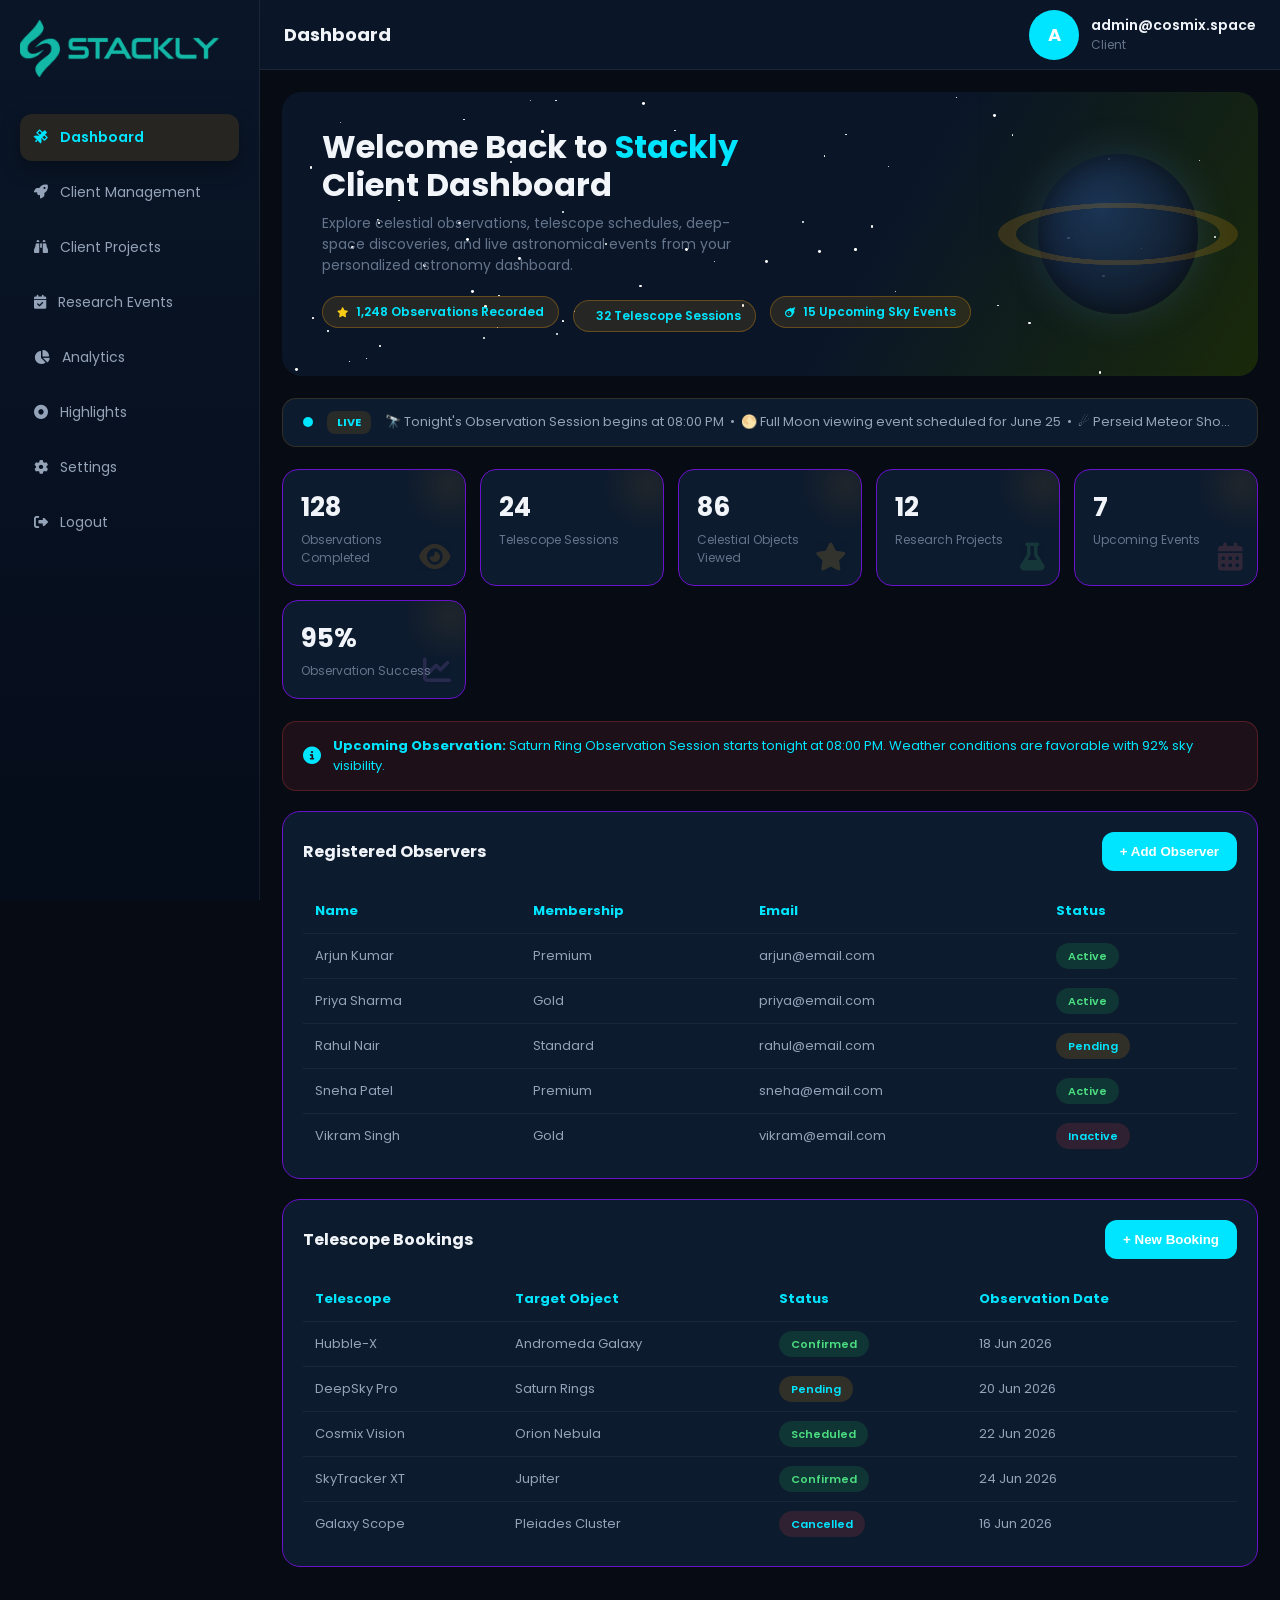
<file: client.html>
<!DOCTYPE html>
<html lang="en">

<head>
    <meta charset="UTF-8">
    <meta name="viewport" content="width=device-width, initial-scale=1.0">
    <title>Cosmix Space Observatory</title>
    <link rel="preconnect" href="https://fonts.googleapis.com">
    <link href="https://fonts.googleapis.com/css2?family=Poppins:wght@300;400;500;600;700&display=swap"
        rel="stylesheet">
    <link rel="stylesheet" href="https://cdnjs.cloudflare.com/ajax/libs/font-awesome/6.5.1/css/all.min.css" />
    <link rel="stylesheet" href="https://fonts.googleapis.com/css2?family=Material+Symbols+Outlined" />
    <style>

        :root {
            --color-deep-space: #000000;
            --color-midnight-blue: #15132A;
            --color-nebula-purple: #6A11CB;
            --color-cosmic-violet: #00E5FF;
            --color-bright-purple: #2575FC;
            --color-starlight-white: #FFFFFF;
        }

        * {
            margin: 0;
            padding: 0;
            box-sizing: border-box
        }

        body {
            font-family: 'Poppins', sans-serif;
            background: #060b14;
            display: flex;
            min-height: 100vh;
            overflow-x: hidden;
            color: #e2e8f0
        }

        .sidebar {
            position: fixed;
            height: 100vh;
            width: 260px;
            background: linear-gradient(180deg, #0a1628, #050c1a);
            border-right: 1px solid color-mix(in srgb, var(--color-starlight-white) 7%, transparent);
            padding: 20px;
            transition: .3s;
            flex-shrink: 0;
            z-index: 1000;
        }

        .logo {
            display: flex;
            align-items: center;
            justify-content: space-between;
            margin-bottom: 30px
        }

        .logo-text {
            font-size: 20px;
            font-weight: 700;
            color: var(--color-cosmic-violet);
            letter-spacing: 2px
        }

        .logo-sub {
            font-size: 10px;
            color: #94a3b8;
            letter-spacing: 3px
        }

        .close-btn {
            display: none;
            font-size: 22px;
            color: var(--color-cosmic-violet);
            cursor: pointer
        }

        .menu {
            list-style: none
        }

        .menu li {
            margin-bottom: 8px
        }

        .menu li a {
            display: flex;
            align-items: center;
            gap: 12px;
            padding: 13px 14px;
            border-radius: 12px;
            text-decoration: none;
            color: #94a3b8;
            transition: .3s;
            font-size: 14px;
            cursor: pointer
        }

        .menu li a:hover,
        .menu li.active a {
            background: rgba(245, 158, 11, 0.12);
            color: var(--color-cosmic-violet);
            font-weight: 600;
            box-shadow: 0 8px 20px color-mix(in srgb, var(--color-deep-space) 30%, transparent)
        }

        .main {
            flex: 1;
            margin-left: 260px;
            overflow: auto
        }

        .topbar {
            height: 70px;
            background: #0a1628;
            border-bottom: 1px solid color-mix(in srgb, var(--color-starlight-white) 7%, transparent);
            display: flex;
            justify-content: space-between;
            align-items: center;
            padding: 0 24px;
            position: sticky;
            top: 0;
            z-index: 10
        }

        .topbar-left {
            display: flex;
            align-items: center;
            gap: 15px
        }

        .menu-btn {
            display: none;
            color: var(--color-cosmic-violet);
            font-size: 22px;
            cursor: pointer
        }

        .topbar h2 {
            color: #f1f5f9;
            font-size: 18px
        }

        .admin-info {
            display: flex;
            align-items: center;
            gap: 12px;
            color: #f1f5f9
        }

        .avatar {
            width: 50px;
            height: 50px;
            border-radius: 50%;
            background: linear-gradient(135deg, var(--color-cosmic-violet), var(--color-cosmic-violet));   
            color: var(--color-starlight-white);
            font-weight: 700;
            font-size: 18px;
            display: flex;
            justify-content: center;
            align-items: center;
       
        }

        .content {
            display: none
        }

        .content.active {
            display: block
        }

        .cards {
            display: grid;
            grid-template-columns: repeat(auto-fit, minmax(200px, 1fr));
            gap: 16px;
            margin-bottom: 22px
        }

        .card {
            background: #0d1b2e;
            border-radius: 18px;
            padding: 20px;
            border: 1px solid var(--color-nebula-purple);
            display: flex;
            align-items: center;
            gap: 15px
        }

        .card-icon {
            width: 55px;
            height: 55px;
            border-radius: 15px;
            display: flex;
            justify-content: center;
            align-items: center;
            font-size: 20px;
            flex-shrink: 0
        }

        .gold {
            background: rgba(245, 158, 11, 0.15);
           
        }

        .blue {
            background: rgba(59, 130, 246, 0.15);
            color: #60a5fa
        }

        .green {
            background: rgba(34, 197, 94, 0.15);
            color: #4ade80
        }

        .red {
            background: rgba(239, 68, 68, 0.15);
            color: var(--color-cosmic-violet);
        }

        .purple {
            background: rgba(168, 85, 247, 0.15);
            color: #c084fc
        }

        .card h2 {
            color: #f1f5f9;
            margin-bottom: 4px;
            font-size: 22px
        }

        .card p {
            color: #64748b;
            font-size: 13px
        }

        .table-box {
            background: #0d1b2e;
            border-radius: 18px;
            padding: 20px;
            border: 1px solid var(--color-nebula-purple);
            overflow: auto;
            margin-bottom: 20px
        }

        .table-header {
            display: flex;
            justify-content: space-between;
            align-items: center;
            margin-bottom: 18px;
            flex-wrap: wrap;
            gap: 10px
        }

        .table-header h2 {
            color: #f1f5f9;
            font-size: 16px
        }

        .btn-gold {
            background: linear-gradient(135deg, var(--color-cosmic-violet), var(--color-cosmic-violet));
            color: var(--color-starlight-white);
            border: none;
            padding: 12px 18px;
            border-radius: 12px;
            font-weight: 600;
            cursor: pointer;
            transition: .3s;
           
        }

        .btn-gold:hover {
            transform: translateY(-2px);
           
        }

        .btn-outline {
            border: 1px solid rgba(245, 158, 11, 0.5);
            background: transparent;
            padding: 8px 14px;
            border-radius: 10px;
            font-weight: 500;
            cursor: pointer;
            font-size: 13px;
           color: var(--color-cosmic-violet);   
        }

        table {
            width: 100%;
            border-collapse: collapse;
            min-width: 550px
        }

        table th {
            text-align: left;
            padding: 12px;
            color: var(--color-cosmic-violet); 
            font-size: 13px
        }

        table td {
            padding: 12px;
            border-top: 1px solid color-mix(in srgb, var(--color-starlight-white) 5%, transparent);
            color:  #94a3b8;
            font-size: 13px
        }

        .status {
            padding: 5px 12px;
            border-radius: 20px;
            font-size: 11px;
            font-weight: 600
        }

        .s-active {
            background: rgba(34, 197, 94, 0.15);
            color: #4ade80
        }

        .s-pending {
            background: rgba(245, 158, 11, 0.15);
            color: var(--color-cosmic-violet);
        }

        .s-closed {
            background: rgba(239, 68, 68, 0.15);
            color: var(--color-cosmic-violet);
        }

        .s-blue {
            background: rgba(59, 130, 246, 0.15);
            color: #60a5fa
        }

        .s-purple {
            background: rgba(168, 85, 247, 0.15);
            color: #c084fc
        }

        .page-title {
            color: #f1f5f9;
            font-size: 22px;
            font-weight: 600;
            margin-bottom: 6px
        }

        .page-sub {
            color: #64748b;
            font-size: 14px;
            margin-bottom: 22px
        }

        .grid-2 {
            display: grid;
            grid-template-columns: 1fr 1fr;
            gap: 18px;
            margin-bottom: 22px
        }

        .info-box {
            background: #0d1b2e;
            border-radius: 16px;
            padding: 10px;
            min-width: 280px;
            border: 1px solid color-mix(in srgb, var(--color-starlight-white) 7%, transparent)
        }

        .info-box h3 {
            color: var(--color-cosmic-violet);
            font-size: 14px;
            margin-bottom: 14px;
            display: flex;
            align-items: center;
            gap: 8px
        }

        .info-row {
            display: flex;
            justify-content: space-between;
            align-items: center;
            padding: 10px 0;
            border-bottom: 1px solid color-mix(in srgb, var(--color-starlight-white) 5%, transparent)
        }

        .info-row:last-child {
            border-bottom: none
        }

        .info-label {
            color: #64748b;
            font-size: 13px
        }

        .info-value {
            color: #94a3b8;
            font-size: 13px;
            font-weight: 500
        }

        .client-card {
            background: #131f33;
            border-radius: 16px;
            padding: 18px;
            border: 1px solid var(--color-nebula-purple);
            display: flex;
            align-items: center;
            gap: 14px;
            margin-bottom: 12px
        }

        .client-avatar {
            width: 48px;
            height: 48px;
            border-radius: 50%;
            background: var(--color-cosmic-violet);
            display: flex;
            justify-content: center;
            align-items: center;
            font-weight: 700;
            color: var(--color-starlight-white);
            font-size: 17px;
            flex-shrink: 0
        }

        .client-name {
            color: #f1f5f9;
            font-size: 15px;
            font-weight: 500
        }

        .client-case {
            color: #64748b;
            font-size: 12px;
            margin-top: 3px
        }

        .badge {
            padding: 4px 10px;
            border-radius: 20px;
            font-size: 11px;
            font-weight: 600;
            margin-left: auto
        }

        .setting-section {
            background: #0d1b2e;
            border-radius: 16px;
            padding: 20px;
            border: 1px solid var(--color-nebula-purple);
            margin-bottom: 18px
        }

        .setting-section h3 {
            color: var(--color-cosmic-violet);
            font-size: 15px;
            margin-bottom: 16px;
            padding-bottom: 10px;
            border-bottom: 1px solid color-mix(in srgb, var(--color-starlight-white) 7%, transparent)
        }

        .setting-row {
            display: flex;
            justify-content: space-between;
            align-items: center;
            padding: 12px 0;
            border-bottom: 1px solid color-mix(in srgb, var(--color-starlight-white) 4%, transparent)
        }

        .setting-row:last-child {
            border-bottom: none
        }

        .setting-label {
            color: #e2e8f0;
            font-size: 14px
        }

        .setting-desc {
            color: #64748b;
            font-size: 12px;
            margin-top: 3px
        }

        .toggle {
            width: 44px;
            height: 24px;
            border-radius: 20px;
            background: #1e293b;
            position: relative;
            cursor: pointer;
            transition: .3s;
            flex-shrink: 0
        }

        .toggle.on {
            background-color: var(--color-cosmic-violet);
        }

        .toggle::after {
            content: '';
            position: absolute;
            width: 18px;
            height: 18px;
            border-radius: 50%;
            background: var(--color-starlight-white);
            top: 3px;
            left: 3px;
            transition: .3s
        }

        .toggle.on::after {
            left: 23px
        }

        .input-field {
            background: #131f33;
            border: 1px solid var(--color-nebula-purple);
            border-radius: 10px;
            padding: 10px 14px;
            color: #e2e8f0;
            font-size: 13px;
            font-family: 'Poppins', sans-serif;
            outline: none;
            width: 100%;
            margin-bottom: 12px
        }

        .input-field:focus {
            border-color: rgba(245, 158, 11, 0.4)
        }

        .passbox {
            position: relative
        }

        .pass-icon {
            position: absolute;
            top: 50%;
            right: 12px;
            transform: translateY(-70%);
            cursor: pointer;
            font-size: 20px;
            color: #64748b
        }

        .meeting-card {
            background: #0d1b2e;
            border-radius: 16px;
            padding: 18px;
            border: 1px solid var(--color-nebula-purple);
            margin-bottom: 14px;
            display: flex;
            gap: 16px;
            align-items: flex-start
        }

        .meeting-date {
            background: rgba(245, 158, 11, 0.1);
            border-radius: 12px;
            padding: 12px 14px;
            text-align: center;
            flex-shrink: 0
        }

        .meeting-day {
           color: #00E5FF;
            font-size: 22px;
            font-weight: 700;
            line-height: 1
        }

        .meeting-month {
            color: #00E5FF;
            font-size: 11px;
            margin-top: 3px
        }

        .meeting-title {
            color: #f1f5f9;
            font-size: 15px;
            font-weight: 500
        }

        .meeting-meta {
            color: #64748b;
            font-size: 12px;
            margin-top: 5px;
            display: flex;
            gap: 14px;
            flex-wrap: wrap
        }

        .report-card {
            background: #131f33;
            border-radius: 16px;
            padding: 20px;
            border: none;
            margin-bottom: 14px
        }

        .report-title {
            color: #f1f5f9;
            font-size: 15px;
            font-weight: 500;
            margin-bottom: 8px
        }

        .progress-bar {
            border-radius: 20px;
            height: 8px;
            background: #1e293b;
            margin: 8px 0 4px
        }

        .progress-fill {
            height: 100%;
            border-radius: 20px;
            background: var(--color-cosmic-violet);
          
        }

        .progress-label {
            display: flex;
            justify-content: space-between;
            color: #64748b;
            font-size: 12px
        }

        /* ---- HERO SECTION ---- */
        .hero-section {
            position: relative;
            overflow: hidden;
            border-radius: 20px;
            margin-bottom: 22px;
            min-height: 220px;
            display: flex;
            align-items: center;
            padding: 36px 40px;
            background: linear-gradient(120deg, #0a1628 60%, #1a2a0a 100%)
        }

        .hero-stars {
            position: absolute;
            inset: 0;
            pointer-events: none
        }

        .hero-stars span {
            position: absolute;
            border-radius: 50%;
            background: var(--color-starlight-white);
            animation: twinkle 3s infinite alternate
        }

        .hero-title {
            font-size: 32px;
            font-weight: 700;
            color: #f1f5f9;
            line-height: 1.2;
            margin-bottom: 8px
        }

        .hero-title span {
            color: var(--color-cosmic-violet);
        }

        .hero-sub {
            color: #64748b;
            font-size: 14px;
            margin-bottom: 20px;
            max-width: 420px
        }

        .hero-badge {
            display: inline-flex;
            align-items: center;
            gap: 8px;
            background: rgba(245, 158, 11, 0.12);
            border: 1px solid rgba(245, 158, 11, 0.3);
            color: var(--color-cosmic-violet);
            padding: 6px 14px;
            border-radius: 20px;
            font-size: 12px;
            font-weight: 600;
            margin-right: 10px;
            margin-bottom: 8px
        }

        .hero-planet {
            position: absolute;
            right: 60px;
            top: 50%;
            transform: translateY(-50%);
            width: 160px;
            height: 160px;
            border-radius: 50%;
            background: radial-gradient(circle at 40% 35%, #1e3a5f, #0a1020);
            box-shadow: 0 0 40px rgba(96, 165, 250, 0.2), inset 0 0 30px color-mix(in srgb, var(--color-deep-space) 50%, transparent);
            opacity: .85
        }

        .hero-ring {
            position: absolute;
            right: 20px;
            top: 50%;
            transform: translateY(-50%) rotateX(75deg);
            width: 240px;
            height: 240px;
            border-radius: 50%;
            border: 18px solid rgba(245, 158, 11, 0.18);
            pointer-events: none
        }

        @keyframes twinkle {
            0% {
                opacity: .2
            }

            100% {
                opacity: 1
            }
        }

        /* ---- GALAXY CARD ---- */
        .galaxy-strip {
            display: grid;
            grid-template-columns: repeat(auto-fit, minmax(180px, 1fr));
            gap: 14px;
            margin-bottom: 22px
        }

        .galaxy-card {
            background: #0d1b2e;
            border-radius: 16px;
            padding: 18px;
            border: 1px solid var(--color-nebula-purple);
            position: relative;
            overflow: hidden
        }

        .galaxy-card::before {
            content: '';
            position: absolute;
            top: -30px;
            right: -30px;
            width: 90px;
            height: 90px;
            border-radius: 50%;
            background: radial-gradient(circle, rgba(245, 158, 11, 0.08), transparent 70%)
        }

        .galaxy-num {
            font-size: 26px;
            font-weight: 700;
            color: #f1f5f9;
            margin-bottom: 4px
        }

        .galaxy-label {
            font-size: 12px;
            color: #64748b
        }

        .galaxy-icon {
            position: absolute;
            bottom: 14px;
            right: 14px;
            font-size: 28px;
            opacity: .15
        }

        /* ---- LIVE TICKER ---- */
        .live-ticker {
            background: #0d1b2e;
            border-radius: 14px;
            padding: 12px 20px;
            border: 1px solid rgba(245, 158, 11, 0.15);
            display: flex;
            align-items: center;
            gap: 14px;
            margin-bottom: 22px;
            overflow: hidden
        }

        .live-dot {
            width: 10px;
            height: 10px;
            border-radius: 50%;
            background-color: var(--color-cosmic-violet);
            animation: pulse 1.5s infinite;
            flex-shrink: 0
        }

        @keyframes pulse {

            0%,
            100% {
                box-shadow: 0 0 0 0 rgba(245, 158, 11, 0.4)
            }

            50% {
                box-shadow: 0 0 0 8px rgba(245, 158, 11, 0)
            }
        }

        .ticker-text {
            font-size: 13px;
            color: #94a3b8;
            white-space: nowrap;
            overflow: hidden;
            text-overflow: ellipsis
        }

        .ticker-label {
            font-size: 11px;
            font-weight: 700;
            color: var(--color-cosmic-violet);
            background: rgba(245, 158, 11, 0.12);
            padding: 3px 10px;
            border-radius: 8px;
            flex-shrink: 0
        }

        /* ---- TIMELINE ---- */
        .timeline {
            position: relative;
            padding-left: 28px
        }

        .timeline::before {
            content: '';
            position: absolute;
            left: 10px;
            top: 0;
            bottom: 0;
            width: 1px;
            background: rgba(245, 158, 11, 0.2)
        }

        .tl-item {
            position: relative;
            margin-bottom: 22px
        }

        .tl-dot {
            position: absolute;
            left: -22px;
            top: 4px;
            width: 14px;
            height: 14px;
            border-radius: 50%;
            border: 2px solid var(--color-cosmic-violet);
            background: #0d1b2e
        }

        .tl-dot.done {
            background-color: var(--color-cosmic-violet);
        }

        .tl-title {
            color: #f1f5f9;
            font-size: 14px;
            font-weight: 500;
            margin-bottom: 3px
        }

        .tl-meta {
            color: #64748b;
            font-size: 12px
        }

        /* ---- PLANET CARD ---- */
        .planet-grid {
            display: grid;
            grid-template-columns: repeat(auto-fit, minmax(160px, 1fr));
            gap: 14px;
            margin-bottom: 22px
        }

        .planet-card {
            background: #0d1b2e;
            border-radius: 16px;
            padding: 20px;
            border: 1px solid var(--color-nebula-purple);
            text-align: center
        }

        .planet-orb {
            width: 60px;
            height: 60px;
            border-radius: 50%;
            margin: 0 auto 12px;
            display: flex;
            align-items: center;
            justify-content: center;
            font-size: 26px
        }

        .planet-name {
            color: #f1f5f9;
            font-size: 14px;
            font-weight: 600;
            margin-bottom: 4px
        }

        .planet-detail {
            color: #64748b;
            font-size: 11px
        }

        /* ---- ALERT BANNER ---- */
        .alert-banner {
            background: rgba(239, 68, 68, 0.1);
            border: 1px solid rgba(239, 68, 68, 0.25);
            border-radius: 14px;
            padding: 14px 20px;
            display: flex;
            align-items: center;
            gap: 12px;
            margin-bottom: 20px
        }

        .alert-banner i {
            color: var(--color-cosmic-violet);
            font-size: 18px;
            flex-shrink: 0
        }

        .alert-text {
            color: var(--color-cosmic-violet);
            font-size: 13px
        }

        .alert-text strong {
            color: var(--color-cosmic-violet)
        }

        /* ---- STAT RING ---- */
        .stat-rings {
            display: grid;
            grid-template-columns: repeat(auto-fit, minmax(140px, 1fr));
            gap: 14px;
            margin-bottom: 22px
        }

        .stat-ring-card {
            background: #0d1b2e;
            border-radius: 16px;
            padding: 20px;
            border: 1px solid var(--color-nebula-purple);
            text-align: center
        }

        .ring-wrap {
            position: relative;
            width: 80px;
            height: 80px;
            margin: 0 auto 12px
        }

        .ring-wrap svg {
            transform: rotate(-90deg)
        }

        .ring-label-inner {
            position: absolute;
            inset: 0;
            display: flex;
            align-items: center;
            justify-content: center;
            font-size: 15px;
            font-weight: 700;
            color: var(--color-cosmic-violet);
        }

        .ring-title {
            color: #f1f5f9;
            font-size: 13px;
            font-weight: 500;
            margin-bottom: 2px
        }

        .ring-sub {
            color: #64748b;
            font-size: 11px
        }

        /* ---- EVENT PILL ---- */
        .event-list {
            display: flex;
            flex-direction: column;
            gap: 12px;
            margin-bottom: 22px
        }

        .event-pill {
            background: #0d1b2e;
            border-radius: 14px;
            padding: 14px 18px;
            border: 1px solid var(--color-nebula-purple);
            display: flex;
            align-items: center;
            gap: 14px
        }

        .event-icon {
            width: 42px;
            height: 42px;
            border-radius: 12px;
            display: flex;
            align-items: center;
            justify-content: center;
            font-size: 18px;
            flex-shrink: 0
        }

        .event-name {
            color: #f1f5f9;
            font-size: 14px;
            font-weight: 500;
            margin-bottom: 2px
        }

        .event-date {
            color: #64748b;
            font-size: 12px
        }

        .event-badge {
            margin-left: auto;
            padding: 5px 12px;
            border-radius: 20px;
            font-size: 11px;
            font-weight: 600;
            white-space: nowrap;
            flex-shrink: 0
        }

        /* ----- HOVER EFFECTS ----- */
        .card, .table-box, .info-box, .client-card, .setting-section, .meeting-card, .report-card, .galaxy-card, .stat-ring-card, .event-pill {
            transition: transform 0.3s ease, box-shadow 0.3s ease, border-color 0.3s ease;
        }

        .card:hover, .table-box:hover, .info-box:hover, .client-card:hover, .setting-section:hover, .meeting-card:hover, .report-card:hover, .galaxy-card:hover, .stat-ring-card:hover, .event-pill:hover {
            transform: translateY(-5px);
            box-shadow: 0 10px 20px rgba(0, 229, 255, 0.1);
            border-color: var(--color-cosmic-violet);
        }

        /* ----- RESPONSIVE ----- */
        @media(max-width:768px) {
            .main {
                margin-left: 0;
            }

            .menu-btn {
                display: block
            }

            .close-btn {
                display: block
            }

            .sidebar {
                position: fixed;
                left: -270px;
                top: 0;
                width: 260px;
                height: 100vh;
                z-index: 999
            }

            .sidebar.showSidebar {
                left: 0
            }

            .grid-2 {
                grid-template-columns: 1fr
            }

            .hero-planet,
            .hero-ring {
                display: none
            }

            .hero-title {
                font-size: 22px
            }
        }

        @media(max-width:500px) {

            .admin-info h4,
            .admin-info p {
                display: none
            }

            .meeting-card {
                flex-direction: column
            }

            .avatar {
                width: 30px;
                height: 30px;
                font-size: 16px
            }

            .event-pill {
                background: #0d1b2e;
                border-radius: 14px;
                padding: 14px 18px;
                border: 1px solid var(--color-nebula-purple);
                display: flex;
                flex-direction: column;
                align-items: center;
                gap: 14px
            }
        }

        .logo img {
            width: clamp(150px, 18vw, 200px);
        }
    </style>
</head>

<body>

    <div class="sidebar" id="sidebar">
        <div class="logo">
            <div>
                <img src="./assets/logo (4) (1).webp" alt="company logo">
            </div>
            <span class="close-btn" id="closeBtn"><i class="fa-solid fa-xmark"></i></span>
        </div>
        <ul class="menu">
            <li class="active" data-page="dashboard"><a><i class="fa-solid fa-satellite"></i> Dashboard</a></li>
            <li data-page="missions"><a><i class="fa-solid fa-rocket"></i> Client Management</a></li>
            <li data-page="telescope"><a><i class="fa-solid fa-binoculars"></i> Client Projects</a></li>
            <li data-page="launches"><a><i class="fa-solid fa-calendar-check"></i> Research Events</a></li>
            <li data-page="analytics"><a><i class="fa-solid fa-chart-pie"></i> Analytics</a></li>
            <li data-page="solarsystem"><a><i class="fa-solid fa-circle-dot"></i> Highlights</a></li>
            <li data-page="settings"><a><i class="fa-solid fa-gear"></i> Settings</a></li>
            <li id="logoutItem"><a href="login.html"><i class="fa-solid fa-right-from-bracket"></i> Logout</a></li>
        </ul>
    </div>

    <div class="main">
        <div class="topbar">
            <div class="topbar-left">
                <div class="menu-btn" id="menuBtn"><i class="fa-solid fa-bars"></i></div>
                <h2 id="pageTitle">Dashboard</h2>
            </div>
            <div class="admin-info">
                <div class="avatar" id="avatarEl">A</div>
                <div>
                    <h4 style="font-size:14px;font-weight:600" id="adminEmail">admin@cosmix.space</h4>
                    <p style="color:#64748b;font-size:12px;">Client</p>
                </div>
            </div>
        </div>

        <!-- ===== DASHBOARD ===== -->
        <div class="content active" id="page-dashboard">
            <div style="padding:22px 22px 0">

                <!-- HERO -->
              <div class="hero-section">
    <div class="hero-stars" id="heroStars"></div>

    <div style="position:relative;z-index:1">
        <div class="hero-title">
            Welcome Back to <span>Stackly</span><br>
            Client Dashboard
        </div>

        <div class="hero-sub">
            Explore celestial observations, telescope schedules,
            deep-space discoveries, and live astronomical events
            from your personalized astronomy dashboard.
        </div>

        <span class="hero-badge">
            <i class="fa-solid fa-star" style="font-size:10px;color:#facc15"></i>
            1,248 Observations Recorded
        </span>

        <span class="hero-badge">
            <i class="fa-solid fa-telescope" style="font-size:10px"></i>
            32 Telescope Sessions
        </span>

        <span class="hero-badge">
            <i class="fa-solid fa-meteor" style="font-size:10px"></i>
            15 Upcoming Sky Events
        </span>
    </div>

    <div class="hero-planet"></div>
    <div class="hero-ring"></div>
</div>
              <!-- LIVE TICKER -->
<div class="live-ticker">
    <div class="live-dot"></div>
    <span class="ticker-label">LIVE</span>
    <span class="ticker-text">
        🔭 Tonight's Observation Session begins at 08:00 PM &nbsp;•&nbsp;
        🌕 Full Moon viewing event scheduled for June 25 &nbsp;•&nbsp;
        ☄ Perseid Meteor Shower peaks this weekend &nbsp;•&nbsp;
        🌌 New James Webb telescope images added to gallery
    </span>
</div>

<!-- ASTRONOMY CLIENT STATS -->
<div class="galaxy-strip">

    <div class="galaxy-card">
        <div class="galaxy-num">128</div>
        <div class="galaxy-label">Observations Completed</div>
        <i class="fa-solid fa-eye galaxy-icon" style="color:#f59e0b"></i>
    </div>

    <div class="galaxy-card">
        <div class="galaxy-num">24</div>
        <div class="galaxy-label">Telescope Sessions</div>
        <i class="fa-solid fa-telescope galaxy-icon" style="color:#60a5fa"></i>
    </div>

    <div class="galaxy-card">
        <div class="galaxy-num">86</div>
        <div class="galaxy-label">Celestial Objects Viewed</div>
        <i class="fa-solid fa-star galaxy-icon" style="color:#fbbf24"></i>
    </div>

    <div class="galaxy-card">
        <div class="galaxy-num">12</div>
        <div class="galaxy-label">Research Projects</div>
        <i class="fa-solid fa-flask galaxy-icon" style="color:#4ade80"></i>
    </div>

    <div class="galaxy-card">
        <div class="galaxy-num">7</div>
        <div class="galaxy-label">Upcoming Events</div>
        <i class="fa-solid fa-calendar-days galaxy-icon" style="color:#f87171"></i>
    </div>

    <div class="galaxy-card">
        <div class="galaxy-num">95%</div>
        <div class="galaxy-label">Observation Success</div>
        <i class="fa-solid fa-chart-line galaxy-icon" style="color:#c084fc"></i>
    </div>

</div>

<!-- NOTIFICATION -->
<div class="alert-banner">
    <i class="fa-solid fa-circle-info"></i>

    <div class="alert-text">
        <strong>Upcoming Observation:</strong>
        Saturn Ring Observation Session starts tonight at 08:00 PM.
        Weather conditions are favorable with 92% sky visibility.
    </div>
</div>
            </div>
           <div style="padding:0 22px 22px">

    <!-- OBSERVERS TABLE -->
    <div class="table-box">
        <div class="table-header">
            <h2>Registered Observers</h2>
            <button class="btn-gold errorpage">+ Add Observer</button>
        </div>

        <table>
            <thead>
                <tr>
                    <th>Name</th>
                    <th>Membership</th>
                    <th>Email</th>
                    <th>Status</th>
                </tr>
            </thead>

            <tbody>
                <tr>
                    <td>Arjun Kumar</td>
                    <td>Premium</td>
                    <td>arjun@email.com</td>
                    <td><span class="status s-active">Active</span></td>
                </tr>

                <tr>
                    <td>Priya Sharma</td>
                    <td>Gold</td>
                    <td>priya@email.com</td>
                    <td><span class="status s-active">Active</span></td>
                </tr>

                <tr>
                    <td>Rahul Nair</td>
                    <td>Standard</td>
                    <td>rahul@email.com</td>
                    <td><span class="status s-pending">Pending</span></td>
                </tr>

                <tr>
                    <td>Sneha Patel</td>
                    <td>Premium</td>
                    <td>sneha@email.com</td>
                    <td><span class="status s-active">Active</span></td>
                </tr>

                <tr>
                    <td>Vikram Singh</td>
                    <td>Gold</td>
                    <td>vikram@email.com</td>
                    <td><span class="status s-closed">Inactive</span></td>
                </tr>
            </tbody>
        </table>
    </div>

    <!-- TELESCOPE BOOKINGS -->
    <div class="table-box">
        <div class="table-header">
            <h2>Telescope Bookings</h2>
            <button class="btn-gold errorpage">+ New Booking</button>
        </div>

        <table>
            <thead>
                <tr>
                    <th>Telescope</th>
                    <th>Target Object</th>
                    <th>Status</th>
                    <th>Observation Date</th>
                </tr>
            </thead>

            <tbody>
                <tr>
                    <td>Hubble-X</td>
                    <td>Andromeda Galaxy</td>
                    <td><span class="status s-active">Confirmed</span></td>
                    <td>18 Jun 2026</td>
                </tr>

                <tr>
                    <td>DeepSky Pro</td>
                    <td>Saturn Rings</td>
                    <td><span class="status s-pending">Pending</span></td>
                    <td>20 Jun 2026</td>
                </tr>

                <tr>
                    <td>Cosmix Vision</td>
                    <td>Orion Nebula</td>
                    <td><span class="status s-active">Scheduled</span></td>
                    <td>22 Jun 2026</td>
                </tr>

                <tr>
                    <td>SkyTracker XT</td>
                    <td>Jupiter</td>
                    <td><span class="status s-active">Confirmed</span></td>
                    <td>24 Jun 2026</td>
                </tr>

                <tr>
                    <td>Galaxy Scope</td>
                    <td>Pleiades Cluster</td>
                    <td><span class="status s-closed">Cancelled</span></td>
                    <td>16 Jun 2026</td>
                </tr>
            </tbody>
        </table>
    </div>

</div>
        </div>

        <!-- ===== MISSIONS ===== -->
     <div class="content" id="page-missions" style="padding:22px">
    <div class="page-title">Client Management</div>
    <div class="page-sub">Monitor astronomy clients, research projects and observation requests</div>

    <div class="cards">
        <div class="card">
            <div class="card-icon gold"><i class="fa-solid fa-users"></i></div>
            <div>
                <h2>1,245</h2>
                <p>Total Clients</p>
            </div>
        </div>

        <div class="card">
            <div class="card-icon green"><i class="fa-solid fa-user-check"></i></div>
            <div>
                <h2>487</h2>
                <p>Active Clients</p>
            </div>
        </div>

        <div class="card">
            <div class="card-icon blue"><i class="fa-solid fa-user-plus"></i></div>
            <div>
                <h2>24</h2>
                <p>New Clients This Month</p>
            </div>
        </div>

        <div class="card">
            <div class="card-icon red"><i class="fa-solid fa-circle-check"></i></div>
            <div>
                <h2>64</h2>
                <p>Completed Projects</p>
            </div>
        </div>
    </div>

    <div class="grid-2">
        <div class="info-box">
            <h3><i class="fa-solid fa-timeline"></i> Recent Client Activities</h3>

            <div class="timeline">
                <div class="tl-item">
                    <div class="tl-dot done"></div>
                    <div class="tl-title">Research Proposal Submitted</div>
                    <div class="tl-meta">01 Jun 2026 — Stellar Dynamics Program</div>
                </div>

                <div class="tl-item">
                    <div class="tl-dot done"></div>
                    <div class="tl-title">Observation Request Approved</div>
                    <div class="tl-meta">05 Jun 2026 — Deep Space Imaging</div>
                </div>

                <div class="tl-item">
                    <div class="tl-dot done"></div>
                    <div class="tl-title">Data Collection Completed</div>
                    <div class="tl-meta">09 Jun 2026 — Galaxy Mapping Project</div>
                </div>

                <div class="tl-item">
                    <div class="tl-dot"></div>
                    <div class="tl-title">Analysis Review Meeting</div>
                    <div class="tl-meta">22 Jun 2026 — Upcoming</div>
                </div>

                <div class="tl-item">
                    <div class="tl-dot"></div>
                    <div class="tl-title">Final Report Delivery</div>
                    <div class="tl-meta">28 Jun 2026 — Scheduled</div>
                </div>
            </div>
        </div>

        <div class="info-box">
            <h3><i class="fa-solid fa-chart-line"></i> Client Summary</h3>

            <div class="info-row">
                <span class="info-label">Research Institutes</span>
                <span class="info-value">420</span>
            </div>

            <div class="info-row">
                <span class="info-label">Universities</span>
                <span class="info-value">680</span>
            </div>

            <div class="info-row">
                <span class="info-label">Private Observatories</span>
                <span class="info-value">390</span>
            </div>

            <div class="info-row">
                <span class="info-label">Average Project Duration</span>
                <span class="info-value">8 Months</span>
            </div>

            <div class="info-row">
                <span class="info-label">Client Satisfaction</span>
                <span class="info-value">97%</span>
            </div>
        </div>
    </div>

    <div class="table-box">
        <div class="table-header">
            <h2>All Clients</h2>

            <div style="display:flex;gap:10px">
                <button class="btn-outline errorpage">Export</button>
                <button class="btn-gold errorpage">+ Add Client</button>
            </div>
        </div>

        <table>
            <thead>
                <tr>
                    <th>Client Name</th>
                    <th>Organization</th>
                    <th>Project Type</th>
                    <th>Project Lead</th>
                    <th>Status</th>
                    <th>Joined Date</th>
                </tr>
            </thead>

            <tbody>
                <tr>
                    <td>Sarah Johnson</td>
                    <td>Harvard Observatory</td>
                    <td>Galaxy Research</td>
                    <td>Dr. Neil Carter</td>
                    <td><span class="status s-active">Active</span></td>
                    <td>01 Jan 2026</td>
                </tr>

                <tr>
                    <td>Michael Brown</td>
                    <td>NASA Research Center</td>
                    <td>Exoplanet Study</td>
                    <td>Alex Iyer</td>
                    <td><span class="status s-active">Active</span></td>
                    <td>10 Feb 2026</td>
                </tr>

                <tr>
                    <td>Emily Wilson</td>
                    <td>ESA Science Team</td>
                    <td>Deep Space Survey</td>
                    <td>Dr. Priya Sharma</td>
                    <td><span class="status s-pending">In Progress</span></td>
                    <td>15 Mar 2026</td>
                </tr>

                <tr>
                    <td>David Lee</td>
                    <td>Space Research Lab</td>
                    <td>Asteroid Tracking</td>
                    <td>Sara Menon</td>
                    <td><span class="status s-active">Active</span></td>
                    <td>20 Apr 2026</td>
                </tr>

                <tr>
                    <td>Olivia Davis</td>
                    <td>National Observatory</td>
                    <td>Star Mapping</td>
                    <td>Alex Iyer</td>
                    <td><span class="status s-closed">Completed</span></td>
                    <td>05 May 2026</td>
                </tr>

                <tr>
                    <td>James Taylor</td>
                    <td>Cosmic Analytics</td>
                    <td>Data Analysis</td>
                    <td>Dr. Neil Carter</td>
                    <td><span class="status s-pending">Review</span></td>
                    <td>12 May 2026</td>
                </tr>
            </tbody>
        </table>
    </div>

    <div class="grid-2">
        <div class="info-box">
            <h3><i class="fa-solid fa-trophy"></i> Top Clients</h3>

            <div class="client-card">
                <div class="client-avatar">H</div>
                <div>
                    <div class="client-name">Harvard Observatory</div>
                    <div class="client-case">Galaxy Research Program</div>
                </div>
                <span class="badge s-active">15 Projects</span>
            </div>

            <div class="client-card">
                <div class="client-avatar">N</div>
                <div>
                    <div class="client-name">NASA Research Center</div>
                    <div class="client-case">Exoplanet Research</div>
                </div>
                <span class="badge s-blue">12 Projects</span>
            </div>

            <div class="client-card">
                <div class="client-avatar">E</div>
                <div>
                    <div class="client-name">ESA Science Team</div>
                    <div class="client-case">Deep Space Survey</div>
                </div>
                <span class="badge s-active">10 Projects</span>
            </div>
        </div>

        <div class="info-box">
            <h3><i class="fa-solid fa-users"></i> Client Categories</h3>

            <div class="info-row">
                <span class="info-label">Universities</span>
                <span class="info-value">380 Clients</span>
            </div>

            <div class="info-row">
                <span class="info-label">Research Institutes</span>
                <span class="info-value">210 Clients</span>
            </div>

            <div class="info-row">
                <span class="info-label">Government Agencies</span>
                <span class="info-value">124 Clients</span>
            </div>

            <div class="info-row">
                <span class="info-label">Private Observatories</span>
                <span class="info-value">96 Clients</span>
            </div>

            <div class="info-row">
                <span class="info-label">Space Companies</span>
                <span class="info-value">88 Clients</span>
            </div>

            <div class="info-row">
                <span class="info-label">Others</span>
                <span class="info-value">347 Clients</span>
            </div>
        </div>
    </div>
</div>

        <!-- ===== TELESCOPE DATA ===== -->
     <div class="content" id="page-telescope" style="padding:22px">
    <div class="page-title">Client Projects</div>
    <div class="page-sub">Manage astronomy clients, research projects, observations and data analysis</div>

    <div class="cards">
        <div class="card">
            <div class="card-icon blue"><i class="fa-solid fa-users"></i></div>
            <div>
                <h2>128</h2>
                <p>Active Clients</p>
            </div>
        </div>

        <div class="card">
            <div class="card-icon gold"><i class="fa-solid fa-diagram-project"></i></div>
            <div>
                <h2>42</h2>
                <p>Research Projects</p>
            </div>
        </div>

        <div class="card">
            <div class="card-icon green"><i class="fa-solid fa-star"></i></div>
            <div>
                <h2>8,920</h2>
                <p>Observations Completed</p>
            </div>
        </div>

        <div class="card">
            <div class="card-icon red"><i class="fa-solid fa-clock"></i></div>
            <div>
                <h2>14</h2>
                <p>Pending Reviews</p>
            </div>
        </div>
    </div>

    <!-- STAT RINGS -->
    <div class="stat-rings">
        <div class="stat-ring-card">
            <div class="ring-wrap">
                <svg width="80" height="80" viewBox="0 0 80 80">
                    <circle cx="40" cy="40" r="32" fill="none" stroke="#1e293b" stroke-width="10" />
                    <circle cx="40" cy="40" r="32" fill="none" stroke="#f59e0b" stroke-width="10"
                        stroke-dasharray="201" stroke-dashoffset="28" stroke-linecap="round" />
                </svg>
                <div class="ring-label-inner">86%</div>
            </div>
            <div class="ring-title">Project Completion</div>
            <div class="ring-sub">Research Progress</div>
        </div>

        <div class="stat-ring-card">
            <div class="ring-wrap">
                <svg width="80" height="80" viewBox="0 0 80 80">
                    <circle cx="40" cy="40" r="32" fill="none" stroke="#1e293b" stroke-width="10" />
                    <circle cx="40" cy="40" r="32" fill="none" stroke="#60a5fa" stroke-width="10"
                        stroke-dasharray="201" stroke-dashoffset="55" stroke-linecap="round" />
                </svg>
                <div class="ring-label-inner" style="color:#60a5fa">72%</div>
            </div>
            <div class="ring-title">Client Satisfaction</div>
            <div class="ring-sub">Feedback Rating</div>
        </div>

        <div class="stat-ring-card">
            <div class="ring-wrap">
                <svg width="80" height="80" viewBox="0 0 80 80">
                    <circle cx="40" cy="40" r="32" fill="none" stroke="#1e293b" stroke-width="10" />
                    <circle cx="40" cy="40" r="32" fill="none" stroke="#4ade80" stroke-width="10"
                        stroke-dasharray="201" stroke-dashoffset="18" stroke-linecap="round" />
                </svg>
                <div class="ring-label-inner" style="color:#4ade80">91%</div>
            </div>
            <div class="ring-title">Observation Accuracy</div>
            <div class="ring-sub">Verified Data Sets</div>
        </div>

        <div class="stat-ring-card">
            <div class="ring-wrap">
                <svg width="80" height="80" viewBox="0 0 80 80">
                    <circle cx="40" cy="40" r="32" fill="none" stroke="#1e293b" stroke-width="10" />
                    <circle cx="40" cy="40" r="32" fill="none" stroke="#c084fc" stroke-width="10"
                        stroke-dasharray="201" stroke-dashoffset="70" stroke-linecap="round" />
                </svg>
                <div class="ring-label-inner" style="color:#c084fc">65%</div>
            </div>
            <div class="ring-title">Data Processing</div>
            <div class="ring-sub">Analysis Queue</div>
        </div>
    </div>

    <div class="table-box">
        <div class="table-header">
            <h2>Client Project Records</h2>
            <div style="display:flex;gap:10px">
                <button class="btn-outline errorpage">Filter</button>
                <button class="btn-gold errorpage">+ Add Project</button>
            </div>
        </div>

        <table>
            <thead>
                <tr>
                    <th>Project ID</th>
                    <th>Client</th>
                    <th>Research Area</th>
                    <th>Lead Astronomer</th>
                    <th>Data Volume</th>
                    <th>Status</th>
                    <th>Updated</th>
                </tr>
            </thead>

            <tbody>
                <tr>
                    <td>#ARP-001</td>
                    <td>Stellar Research Ltd</td>
                    <td>Exoplanet Survey</td>
                    <td>Dr. Sophia Lee</td>
                    <td>12.4 TB</td>
                    <td><span class="status s-active">Active</span></td>
                    <td>15 Jun 2026</td>
                </tr>

                <tr>
                    <td>#ARP-002</td>
                    <td>Cosmic Labs</td>
                    <td>Galaxy Mapping</td>
                    <td>Dr. Ethan Ross</td>
                    <td>8.7 TB</td>
                    <td><span class="status s-pending">Review</span></td>
                    <td>13 Jun 2026</td>
                </tr>

                <tr>
                    <td>#ARP-003</td>
                    <td>Nebula Observatory</td>
                    <td>Nebula Imaging</td>
                    <td>Dr. Ava Carter</td>
                    <td>6.3 TB</td>
                    <td><span class="status s-active">Active</span></td>
                    <td>16 Jun 2026</td>
                </tr>

                <tr>
                    <td>#ARP-004</td>
                    <td>Deep Space Institute</td>
                    <td>Black Hole Research</td>
                    <td>Dr. Noah Green</td>
                    <td>14.9 TB</td>
                    <td><span class="status s-pending">Analysis</span></td>
                    <td>10 Jun 2026</td>
                </tr>

                <tr>
                    <td>#ARP-005</td>
                    <td>SkyWatch Center</td>
                    <td>Asteroid Tracking</td>
                    <td>Dr. Olivia Clark</td>
                    <td>2.1 TB</td>
                    <td><span class="status s-closed">Completed</span></td>
                    <td>08 Jun 2026</td>
                </tr>
            </tbody>
        </table>
    </div>

    <div class="grid-2">

        <div class="info-box">
            <h3><i class="fa-solid fa-chart-pie"></i> Research Categories</h3>

            <div class="info-row"><span class="info-label">Exoplanet Studies</span><span class="info-value">1,850</span></div>
            <div class="info-row"><span class="info-label">Galaxy Research</span><span class="info-value">1,620</span></div>
            <div class="info-row"><span class="info-label">Black Hole Analysis</span><span class="info-value">1,140</span></div>
            <div class="info-row"><span class="info-label">Nebula Imaging</span><span class="info-value">980</span></div>
            <div class="info-row"><span class="info-label">Solar Studies</span><span class="info-value">870</span></div>
            <div class="info-row"><span class="info-label">Asteroid Tracking</span><span class="info-value">540</span></div>
        </div>

        <div class="info-box">
            <h3><i class="fa-solid fa-file-lines"></i> Client Deliverables</h3>

            <div class="info-row">
                <span class="info-label">📄 Exoplanet_Report_Q2.pdf</span>
                <span class="info-value errorpage" style="color:#60a5fa;font-size:12px;cursor:pointer">View</span>
            </div>

            <div class="info-row">
                <span class="info-label">📄 Galaxy_Mapping_Analysis.pdf</span>
                <span class="info-value errorpage" style="color:#60a5fa;font-size:12px;cursor:pointer">View</span>
            </div>

            <div class="info-row">
                <span class="info-label">📄 BlackHole_Data_Report.pdf</span>
                <span class="info-value errorpage" style="color:#60a5fa;font-size:12px;cursor:pointer">View</span>
            </div>

            <div class="info-row">
                <span class="info-label">📄 Nebula_Image_Set.pdf</span>
                <span class="info-value errorpage" style="color:#60a5fa;font-size:12px;cursor:pointer">View</span>
            </div>

            <div class="info-row">
                <span class="info-label">📄 Asteroid_Tracking_Report.pdf</span>
                <span class="info-value errorpage" style="color:#60a5fa;font-size:12px;cursor:pointer">View</span>
            </div>
        </div>

    </div>
</div>

        <!-- ===== LAUNCHES & EVENTS ===== -->
     <div class="content" id="page-launches" style="padding:22px">
    <div class="page-title"> Research Events</div>
    <div class="page-sub">Track client meetings, project milestones and astronomy research events</div>

    <div class="cards">
        <div class="card">
            <div class="card-icon blue"><i class="fa-solid fa-users"></i></div>
            <div>
                <h2>12</h2>
                <p>Client Meetings</p>
            </div>
        </div>

        <div class="card">
            <div class="card-icon gold"><i class="fa-solid fa-calendar-days"></i></div>
            <div>
                <h2>28</h2>
                <p>Monthly Events</p>
            </div>
        </div>

        <div class="card">
            <div class="card-icon green"><i class="fa-solid fa-flask"></i></div>
            <div>
                <h2>7</h2>
                <p>Research Reviews</p>
            </div>
        </div>

        <div class="card">
            <div class="card-icon red"><i class="fa-solid fa-hourglass-half"></i></div>
            <div>
                <h2>3</h2>
                <p>Pending Approvals</p>
            </div>
        </div>
    </div>

    <!-- RESEARCH EVENTS -->
    <div class="table-box" style="margin-bottom:22px">
        <div class="table-header">
            <h2>Research Events This Month</h2>
            <button class="btn-gold errorpage">+ Add Event</button>
        </div>

        <div class="event-list" style="padding:0 4px">

            <div class="event-pill">
                <div class="event-icon gold">
                    <i class="fa-solid fa-star"></i>
                </div>
                <div>
                    <div class="event-name">Exoplanet Discovery Presentation</div>
                    <div class="event-date">Jun 20, 2026 — 10:00 AM</div>
                </div>
                <span class="event-badge s-active">Confirmed</span>
            </div>

            <div class="event-pill">
                <div class="event-icon blue">
                    <i class="fa-solid fa-telescope"></i>
                </div>
                <div>
                    <div class="event-name">Deep Space Observation Session</div>
                    <div class="event-date">Jun 24, 2026 — 08:30 PM</div>
                </div>
                <span class="event-badge s-pending">Upcoming</span>
            </div>

            <div class="event-pill">
                <div class="event-icon purple">
                    <i class="fa-solid fa-meteor"></i>
                </div>
                <div>
                    <div class="event-name">Asteroid Tracking Workshop</div>
                    <div class="event-date">Jun 28, 2026 — 02:00 PM</div>
                </div>
                <span class="event-badge s-blue">Scheduled</span>
            </div>

            <div class="event-pill">
                <div class="event-icon green">
                    <i class="fa-solid fa-satellite"></i>
                </div>
                <div>
                    <div class="event-name">Satellite Data Review</div>
                    <div class="event-date">Jun 30, 2026 — 11:00 AM</div>
                </div>
                <span class="event-badge s-active">This Week</span>
            </div>

        </div>
    </div>

    <div class="table-box">
        <div class="table-header">
            <h2>Upcoming Client Meetings</h2>
            <button class="btn-gold errorpage">+ Schedule Meeting</button>
        </div>

        <div style="padding:0 0 10px">

            <div class="meeting-card">
                <div class="meeting-date">
                    <div class="meeting-day">18</div>
                    <div class="meeting-month">JUN</div>
                </div>

                <div>
                    <div class="meeting-title">Stellar Research Ltd - Project Review</div>
                    <div class="meeting-meta">
                        <span><i class="fa-solid fa-clock"></i> 09:00 AM</span>
                        <span><i class="fa-solid fa-location-dot"></i> Virtual Meeting</span>
                        <span><i class="fa-solid fa-user"></i> Dr. Sophia Lee</span>
                    </div>
                </div>

                <span class="badge s-active" style="margin-left:auto;white-space:nowrap">
                    Today
                </span>
            </div>

            <div class="meeting-card">
                <div class="meeting-date">
                    <div class="meeting-day">22</div>
                    <div class="meeting-month">JUN</div>
                </div>

                <div>
                    <div class="meeting-title">Cosmic Labs - Data Analysis Review</div>
                    <div class="meeting-meta">
                        <span><i class="fa-solid fa-clock"></i> 02:30 PM</span>
                        <span><i class="fa-solid fa-location-dot"></i> Research Center</span>
                        <span><i class="fa-solid fa-user"></i> Dr. Ethan Ross</span>
                    </div>
                </div>

                <span class="badge s-blue" style="margin-left:auto;white-space:nowrap">
                    Scheduled
                </span>
            </div>

            <div class="meeting-card">
                <div class="meeting-date">
                    <div class="meeting-day">27</div>
                    <div class="meeting-month">JUN</div>
                </div>

                <div>
                    <div class="meeting-title">Nebula Observatory - Progress Update</div>
                    <div class="meeting-meta">
                        <span><i class="fa-solid fa-clock"></i> 11:00 AM</span>
                        <span><i class="fa-solid fa-location-dot"></i> Main Observatory</span>
                        <span><i class="fa-solid fa-user"></i> Dr. Ava Carter</span>
                    </div>
                </div>

                <span class="badge s-active" style="margin-left:auto;white-space:nowrap">
                    Confirmed
                </span>
            </div>

            <div class="meeting-card">
                <div class="meeting-date">
                    <div class="meeting-day">30</div>
                    <div class="meeting-month">JUN</div>
                </div>

                <div>
                    <div class="meeting-title">Deep Space Institute - Final Presentation</div>
                    <div class="meeting-meta">
                        <span><i class="fa-solid fa-clock"></i> 04:00 PM</span>
                        <span><i class="fa-solid fa-location-dot"></i> Conference Hall</span>
                        <span><i class="fa-solid fa-user"></i> Dr. Noah Green</span>
                    </div>
                </div>

                <span class="badge s-pending" style="margin-left:auto;white-space:nowrap">
                    Pending
                </span>
            </div>

        </div>
    </div>
</div>

<!-- ===== ANALYTICS ===== -->
<div class="content" id="page-analytics" style="padding:22px">
    <div class="page-title">Client Analytics</div>
    <div class="page-sub">Astronomy project statistics, observation performance and client activity reports</div>

    <div class="cards">
        <div class="card">
            <div class="card-icon green">
                <i class="fa-solid fa-users"></i>
            </div>
            <div>
                <h2>1,248</h2>
                <p>Total Clients</p>
            </div>
        </div>

        <div class="card">
            <div class="card-icon blue">
                <i class="fa-solid fa-telescope"></i>
            </div>
            <div>
                <h2>432</h2>
                <p>Observations Completed</p>
            </div>
        </div>

        <div class="card">
            <div class="card-icon gold">
                <i class="fa-solid fa-star"></i>
            </div>
            <div>
                <h2>96%</h2>
                <p>Client Satisfaction</p>
            </div>
        </div>

        <div class="card">
            <div class="card-icon red">
                <i class="fa-solid fa-calendar-clock"></i>
            </div>
            <div>
                <h2>58</h2>
                <p>Pending Sessions</p>
            </div>
        </div>
    </div>

    <div class="grid-2">

        <div class="info-box">
            <h3>
                <i class="fa-solid fa-chart-line"></i>
                Observation Category Performance
            </h3>

            <div class="report-card">
                <div class="report-title">Deep Sky Objects</div>
                <div class="progress-bar">
                    <div class="progress-fill" style="width:88%"></div>
                </div>
                <div class="progress-label">
                    <span>520 Sessions</span>
                    <span>88%</span>
                </div>
            </div>

            <div class="report-card">
                <div class="report-title">Planetary Observation</div>
                <div class="progress-bar">
                    <div class="progress-fill" style="width:74%"></div>
                </div>
                <div class="progress-label">
                    <span>410 Sessions</span>
                    <span>74%</span>
                </div>
            </div>

            <div class="report-card">
                <div class="report-title">Astrophotography</div>
                <div class="progress-bar">
                    <div class="progress-fill" style="width:67%"></div>
                </div>
                <div class="progress-label">
                    <span>328 Projects</span>
                    <span>67%</span>
                </div>
            </div>

            <div class="report-card">
                <div class="report-title">Educational Programs</div>
                <div class="progress-bar">
                    <div class="progress-fill" style="width:52%"></div>
                </div>
                <div class="progress-label">
                    <span>210 Events</span>
                    <span>52%</span>
                </div>
            </div>
        </div>

        <div class="info-box">
            <h3>
                <i class="fa-solid fa-user-group"></i>
                Top Client Engagement
            </h3>

            <div style="margin-bottom:14px">
                <div style="display:flex;justify-content:space-between;margin-bottom:6px">
                    <span style="color:#e2e8f0;font-size:13px">Stellar Research Group</span>
                    <span style="color:#f59e0b;font-size:13px">42 Projects • 94%</span>
                </div>
                <div class="progress-bar">
                    <div class="progress-fill" style="width:94%"></div>
                </div>
            </div>

            <div style="margin-bottom:14px">
                <div style="display:flex;justify-content:space-between;margin-bottom:6px">
                    <span style="color:#e2e8f0;font-size:13px">Cosmos Education Trust</span>
                    <span style="color:#f59e0b;font-size:13px">35 Projects • 86%</span>
                </div>
                <div class="progress-bar">
                    <div class="progress-fill" style="width:86%"></div>
                </div>
            </div>

            <div style="margin-bottom:14px">
                <div style="display:flex;justify-content:space-between;margin-bottom:6px">
                    <span style="color:#e2e8f0;font-size:13px">Galaxy Explorer Club</span>
                    <span style="color:#f59e0b;font-size:13px">28 Projects • 78%</span>
                </div>
                <div class="progress-bar">
                    <div class="progress-fill" style="width:78%"></div>
                </div>
            </div>

            <div class="info-row" style="margin-top:12px">
                <span class="info-label">Annual Observation Goal</span>
                <span class="info-value" style="color:#4ade80">1,500 Sessions</span>
            </div>

            <div class="info-row">
                <span class="info-label">Completed</span>
                <span class="info-value" style="color:#f59e0b">1,248 (83%)</span>
            </div>

            <div class="info-row">
                <span class="info-label">Upcoming Bookings</span>
                <span class="info-value" style="color:#f87171">58 Sessions</span>
            </div>
        </div>

    </div>
</div>

    <!-- ===== CLIENT PROJECTS ===== -->
<div class="content" id="page-solarsystem" style="padding:22px">
    <div class="page-title">Highlights</div>
    <div class="page-sub">Ongoing astronomy projects, observation programs and client activities</div>

    <div class="planet-grid">

        <div class="planet-card">
            <div class="planet-orb" style="background:radial-gradient(circle at 40% 35%,#60a5fa,#1e3a8a)">
                🔭
            </div>
            <div class="planet-name">Deep Sky Survey</div>
            <div class="planet-detail">128 Observation Sessions</div>
            <div style="margin-top:8px">
                <span class="status s-active">Active</span>
            </div>
        </div>

        <div class="planet-card">
            <div class="planet-orb" style="background:radial-gradient(circle at 40% 35%,#f59e0b,#78350f)">
                📷
            </div>
            <div class="planet-name">Astrophotography</div>
            <div class="planet-detail">82 Imaging Projects</div>
            <div style="margin-top:8px">
                <span class="status s-pending">In Progress</span>
            </div>
        </div>

        <div class="planet-card">
            <div class="planet-orb" style="background:radial-gradient(circle at 40% 35%,#22c55e,#14532d)">
                🌌
            </div>
            <div class="planet-name">Galaxy Research</div>
            <div class="planet-detail">64 Research Reports</div>
            <div style="margin-top:8px">
                <span class="status s-active">Running</span>
            </div>
        </div>

        <div class="planet-card">
            <div class="planet-orb" style="background:radial-gradient(circle at 40% 35%,#ef4444,#7f1d1d)">
                🪐
            </div>
            <div class="planet-name">Planetary Tracking</div>
            <div class="planet-detail">41 Active Observations</div>
            <div style="margin-top:8px">
                <span class="status s-active">Live</span>
            </div>
        </div>

        <div class="planet-card">
            <div class="planet-orb" style="background:radial-gradient(circle at 40% 35%,#8b5cf6,#312e81)">
                ☄️
            </div>
            <div class="planet-name">Comet Monitoring</div>
            <div class="planet-detail">22 Objects Tracked</div>
            <div style="margin-top:8px">
                <span class="status s-pending">Monitoring</span>
            </div>
        </div>

        <div class="planet-card">
            <div class="planet-orb" style="background:radial-gradient(circle at 40% 35%,#06b6d4,#164e63)">
                ⭐
            </div>
            <div class="planet-name">Star Classification</div>
            <div class="planet-detail">560 Stars Cataloged</div>
            <div style="margin-top:8px">
                <span class="status s-blue">Completed</span>
            </div>
        </div>

        <div class="planet-card">
            <div class="planet-orb" style="background:radial-gradient(circle at 40% 35%,#f97316,#7c2d12)">
                🌠
            </div>
            <div class="planet-name">Meteor Watch</div>
            <div class="planet-detail">14 Annual Events</div>
            <div style="margin-top:8px">
                <span class="status s-pending">Scheduled</span>
            </div>
        </div>

        <div class="planet-card">
            <div class="planet-orb" style="background:radial-gradient(circle at 40% 35%,#64748b,#1e293b)">
                🛰️
            </div>
            <div class="planet-name">Satellite Analysis</div>
            <div class="planet-detail">38 Data Projects</div>
            <div style="margin-top:8px">
                <span class="status s-closed">Archived</span>
            </div>
        </div>

    </div>

    <div class="grid-2 planet">

        <div class="info-box">
            <h3>
                <i class="fa-solid fa-list"></i>
                Project Highlights
            </h3>

            <div class="info-row">
                <span class="info-label">Most Popular Service</span>
                <span class="info-value">Astrophotography</span>
            </div>

            <div class="info-row">
                <span class="info-label">Active Projects</span>
                <span class="info-value">337</span>
            </div>

            <div class="info-row">
                <span class="info-label">Completed Projects</span>
                <span class="info-value">1,124</span>
            </div>

            <div class="info-row">
                <span class="info-label">Research Reports</span>
                <span class="info-value">642</span>
            </div>

            <div class="info-row">
                <span class="info-label">Client Retention</span>
                <span class="info-value">96%</span>
            </div>

            <div class="info-row">
                <span class="info-label">Upcoming Sessions</span>
                <span class="info-value">58</span>
            </div>
        </div>

        <div class="info-box">
            <h3>
                <i class="fa-solid fa-users"></i>
                Featured Client Projects
            </h3>

            <div class="client-card">
                <div class="client-avatar"
                    style="font-size:20px;background:radial-gradient(#60a5fa,#1e3a8a)">
                    🔭
                </div>
                <div>
                    <div class="client-name">Cosmic Vision Institute</div>
                    <div class="client-case">Deep Sky Mapping Campaign</div>
                </div>
                <span class="badge s-active">Active</span>
            </div>

            <div class="client-card">
                <div class="client-avatar"
                    style="font-size:20px;background:radial-gradient(#f59e0b,#78350f)">
                    📷
                </div>
                <div>
                    <div class="client-name">Star Capture Society</div>
                    <div class="client-case">Astrophotography Collection</div>
                </div>
                <span class="badge s-pending">Review</span>
            </div>

            <div class="client-card">
                <div class="client-avatar"
                    style="font-size:20px;background:radial-gradient(#22c55e,#14532d)">
                    🌌
                </div>
                <div>
                    <div class="client-name">Galaxy Research Center</div>
                    <div class="client-case">Extragalactic Observation Study</div>
                </div>
                <span class="badge s-active">Running</span>
            </div>

        </div>

    </div>
</div>

   <!-- ===== SETTINGS ===== -->
<div class="content" id="page-settings" style="padding:22px">
    <div class="page-title">Settings</div>
    <div class="page-sub">Manage client profile, communication preferences and account security</div>

    <div class="grid-2">

        <div>

            <div class="setting-section">
                <h3><i class="fa-solid fa-user"></i> Client Profile</h3>

                <label style="color:#94a3b8;font-size:12px">Client Name</label>
                <input class="input-field" id="clientName" value="Stellar Research Institute">

                <label style="color:#94a3b8;font-size:12px">Email Address</label>
                <input class="input-field" id="clientEmail" value="contact@stellarresearch.com">

                <label style="color:#94a3b8;font-size:12px">Contact Number</label>
                <input class="input-field" id="clientPhone" value="9876543210">

                <label style="color:#94a3b8;font-size:12px">Organization Address</label>
                <input class="input-field" id="clientAddr"
                    value="21 Galaxy Tech Park, Bengaluru - 560001">

                <button class="btn-gold" id="saveBtn"
                    style="width:100%;padding:12px;border-radius:12px;margin-top:4px">
                    Save Changes
                </button>
            </div>

            <div class="setting-section">
                <h3><i class="fa-solid fa-lock"></i> Security Settings</h3>

                <label style="color:#94a3b8;font-size:12px">Current Password</label>
                <div class="passbox">
                    <input class="input-field" id="curPass" type="password"
                        placeholder="Enter Current Password">
                    <span class="material-symbols-outlined pass-icon">visibility_off</span>
                </div>

                <label style="color:#94a3b8;font-size:12px">New Password</label>
                <div class="passbox">
                    <input class="input-field" id="newPass" type="password"
                        placeholder="Enter New Password">
                    <span class="material-symbols-outlined pass-icon">visibility_off</span>
                </div>

                <button class="btn-gold" id="passBtn"
                    style="width:100%;padding:12px;border-radius:12px;margin-top:4px">
                    Change Password
                </button>
            </div>

        </div>

        <div>

            <div class="setting-section">
                <h3><i class="fa-solid fa-bell"></i> Notifications</h3>

                <div class="setting-row">
                    <div>
                        <div class="setting-label">Observation Updates</div>
                        <div class="setting-desc">Receive updates on active observation projects</div>
                    </div>
                    <div class="toggle on" onclick="this.classList.toggle('on')"></div>
                </div>

                <div class="setting-row">
                    <div>
                        <div class="setting-label">Project Reports</div>
                        <div class="setting-desc">Get notified when reports are generated</div>
                    </div>
                    <div class="toggle on" onclick="this.classList.toggle('on')"></div>
                </div>

                <div class="setting-row">
                    <div>
                        <div class="setting-label">Upcoming Events</div>
                        <div class="setting-desc">Astronomy events and observation schedules</div>
                    </div>
                    <div class="toggle on" onclick="this.classList.toggle('on')"></div>
                </div>

                <div class="setting-row">
                    <div>
                        <div class="setting-label">System Announcements</div>
                        <div class="setting-desc">Receive platform updates and alerts</div>
                    </div>
                    <div class="toggle on" onclick="this.classList.toggle('on')"></div>
                </div>

            </div>

            <div class="setting-section">
                <h3><i class="fa-solid fa-sliders"></i> Preferences</h3>

                <div class="setting-row">
                    <div>
                       <div class="setting-label">Research Updates</div>
<div class="setting-desc">Access the latest astronomy studies and observations</div>
                    </div>
                    <div class="toggle on" onclick="this.classList.toggle('on')"></div>
                </div>

                <div class="setting-row">
                    <div>
                        <div class="setting-label">Auto Report Download</div>
                        <div class="setting-desc">Automatically save generated reports</div>
                    </div>
                    <div class="toggle on" onclick="this.classList.toggle('on')"></div>
                </div>

                <div class="setting-row">
                    <div>
                        <div class="setting-label">Two-Factor Authentication</div>
                        <div class="setting-desc">Additional security for your account</div>
                    </div>
                    <div class="toggle on" onclick="this.classList.toggle('on')"></div>
                </div>

            </div>

            <div class="setting-section">
                <h3><i class="fa-solid fa-users"></i> Team Access Control</h3>

                <div class="info-row">
                    <span class="info-label">Dr. Priya Sharma</span>
                    <span class="status s-active">Administrator</span>
                </div>

                <div class="info-row">
                    <span class="info-label">Arun Kumar</span>
                    <span class="status s-blue">Project Manager</span>
                </div>

                <div class="info-row">
                    <span class="info-label">Meera Nair</span>
                    <span class="status s-pending">Research Analyst</span>
                </div>

                <button class="btn-outline errorpage"
                    style="width:100%;margin-top:14px;padding:10px">
                    Manage Access
                </button>
            </div>

        </div>

    </div>
</div>
    </div>

    <script>
        // NAVIGATION
        const menuItems = document.querySelectorAll('.menu li[data-page]');
        const pages = document.querySelectorAll('.content');
        const pageTitle = document.getElementById('pageTitle');
        const titles = { dashboard: 'Dashboard', missions: 'Client Management', telescope: 'Client Projects', launches: 'Research Events', analytics: 'Analytics', solarsystem: 'Highlights', settings: 'Settings' };
        menuItems.forEach(item => {
            item.addEventListener('click', () => {
                menuItems.forEach(i => i.classList.remove('active'));
                item.classList.add('active');
                const page = item.dataset.page;
                pages.forEach(p => p.classList.remove('active'));
                document.getElementById('page-' + page).classList.add('active');
                pageTitle.textContent = titles[page] || page;
                document.getElementById('sidebar').classList.remove('showSidebar');
            });
        });
        document.getElementById('menuBtn').addEventListener('click', () => document.getElementById('sidebar').classList.add('showSidebar'));
        document.getElementById('closeBtn').addEventListener('click', () => document.getElementById('sidebar').classList.remove('showSidebar'));

        // HERO STARS
        const heroStars = document.getElementById('heroStars');
        if (heroStars) { for (let i = 0; i < 60; i++) { const s = document.createElement('span'); const size = Math.random() * 2.5 + 0.5; s.style.cssText = `width:${size}px;height:${size}px;top:${Math.random() * 100}%;left:${Math.random() * 100}%;animation-delay:${Math.random() * 3}s;animation-duration:${2 + Math.random() * 3}s`; heroStars.appendChild(s); } }

        // PASSWORD EYE
        document.querySelectorAll('.pass-icon').forEach(btn => {
            const input = btn.parentElement.querySelector('input');
            btn.addEventListener('click', () => {
                if (input.type === 'password') { input.type = 'text'; btn.textContent = 'visibility'; }
                else { input.type = 'password'; btn.textContent = 'visibility_off'; }
            });
        });
        //validation

        const clientName = document.getElementById("clientName");
const clientEmail = document.getElementById("clientEmail");
const clientPhone = document.getElementById("clientPhone");
const clientAddr = document.getElementById("clientAddr");
const saveBtn = document.getElementById("saveBtn");

// Name: letters & spaces only
clientName.addEventListener("input", () => {
    clientName.value = clientName.value.replace(/[^A-Za-z\s]/g, "");
});

// Phone: numbers only, max 10 digits
clientPhone.addEventListener("input", () => {
    clientPhone.value = clientPhone.value.replace(/\D/g, "").slice(0, 10);
});

saveBtn.addEventListener("click", (e) => {
    e.preventDefault();

    const name = clientName.value.trim();
    const email = clientEmail.value.trim();
    const phone = clientPhone.value.trim();
    const address = clientAddr.value.trim();

    const namePattern = /^[A-Za-z\s]+$/;
    const emailPattern = /^[^\s@]+@[^\s@]+\.[^\s@]+$/;
    const phonePattern = /^[0-9]{10}$/;

    if (name === "") {
        alert("Please enter client name");
        clientName.focus();
        return;
    }

    if (!namePattern.test(name)) {
        alert("Client name should contain only letters");
        clientName.focus();
        return;
    }

    if (email === "") {
        alert("Please enter email address");
        clientEmail.focus();
        return;
    }

    if (!emailPattern.test(email)) {
        alert("Please enter a valid email address");
        clientEmail.focus();
        return;
    }

    if (phone === "") {
        alert("Please enter contact number");
        clientPhone.focus();
        return;
    }

    if (!phonePattern.test(phone)) {
        alert("Contact number must contain exactly 10 digits");
        clientPhone.focus();
        return;
    }

    if (address === "") {
        alert("Please enter organization address");
        clientAddr.focus();
        return;
    }

    alert("Profile updated successfully!");
});
       
        // CHANGE PASSWORD
        document.getElementById('passBtn').addEventListener('click', () => {
            const c = document.getElementById('curPass').value.trim();
            const n = document.getElementById('newPass').value.trim();
            if (!c || !n) { alert('Please fill all password fields'); return; }
            if (n.length < 6) { alert('New password must be at least 6 characters'); return; }
            alert('Password Changed Successfully!');
            document.getElementById('curPass').value = '';
            document.getElementById('newPass').value = '';
        });

        // LIVE TICKER AUTO-SCROLL
        const ticker = document.querySelector('.ticker-text');
        if (ticker) {
            const msgs = ['🛰 Chandrayaan-4 entered lunar orbit at 09:42 IST', '🌌 JWST captured Galaxy cluster ZW3146 deep-field image', '☄ NEO 2026 HX3 flyby confirmed safe at 2.4M km', '🚀 Starship Mission 9 window opens June 22', '🌙 Artemis III countdown initiated — T-24 hours', '🌞 Solar Activity Index: Moderate (Kp=3)'];
            let idx = 0;
            setInterval(() => { idx = (idx + 1) % msgs.length; ticker.style.opacity = '0'; setTimeout(() => { ticker.textContent = msgs[idx]; ticker.style.opacity = '1'; }, 400); }, 4000);
            ticker.style.transition = 'opacity 0.4s';
        }

        //

        const savedEmail = localStorage.getItem("userEmail");

        if (savedEmail) {

            document.getElementById("adminEmail").textContent = savedEmail;

            document.getElementById("avatarEl").textContent =
                savedEmail.charAt(0).toUpperCase();
        }

        //error page

        document.querySelectorAll(".errorpage").forEach(element => {

            element.style.cursor = "pointer";

            element.addEventListener("click", () => {
                window.location.href = "404.html";
            });

        });
    </script>
</body>

</html>
</file>
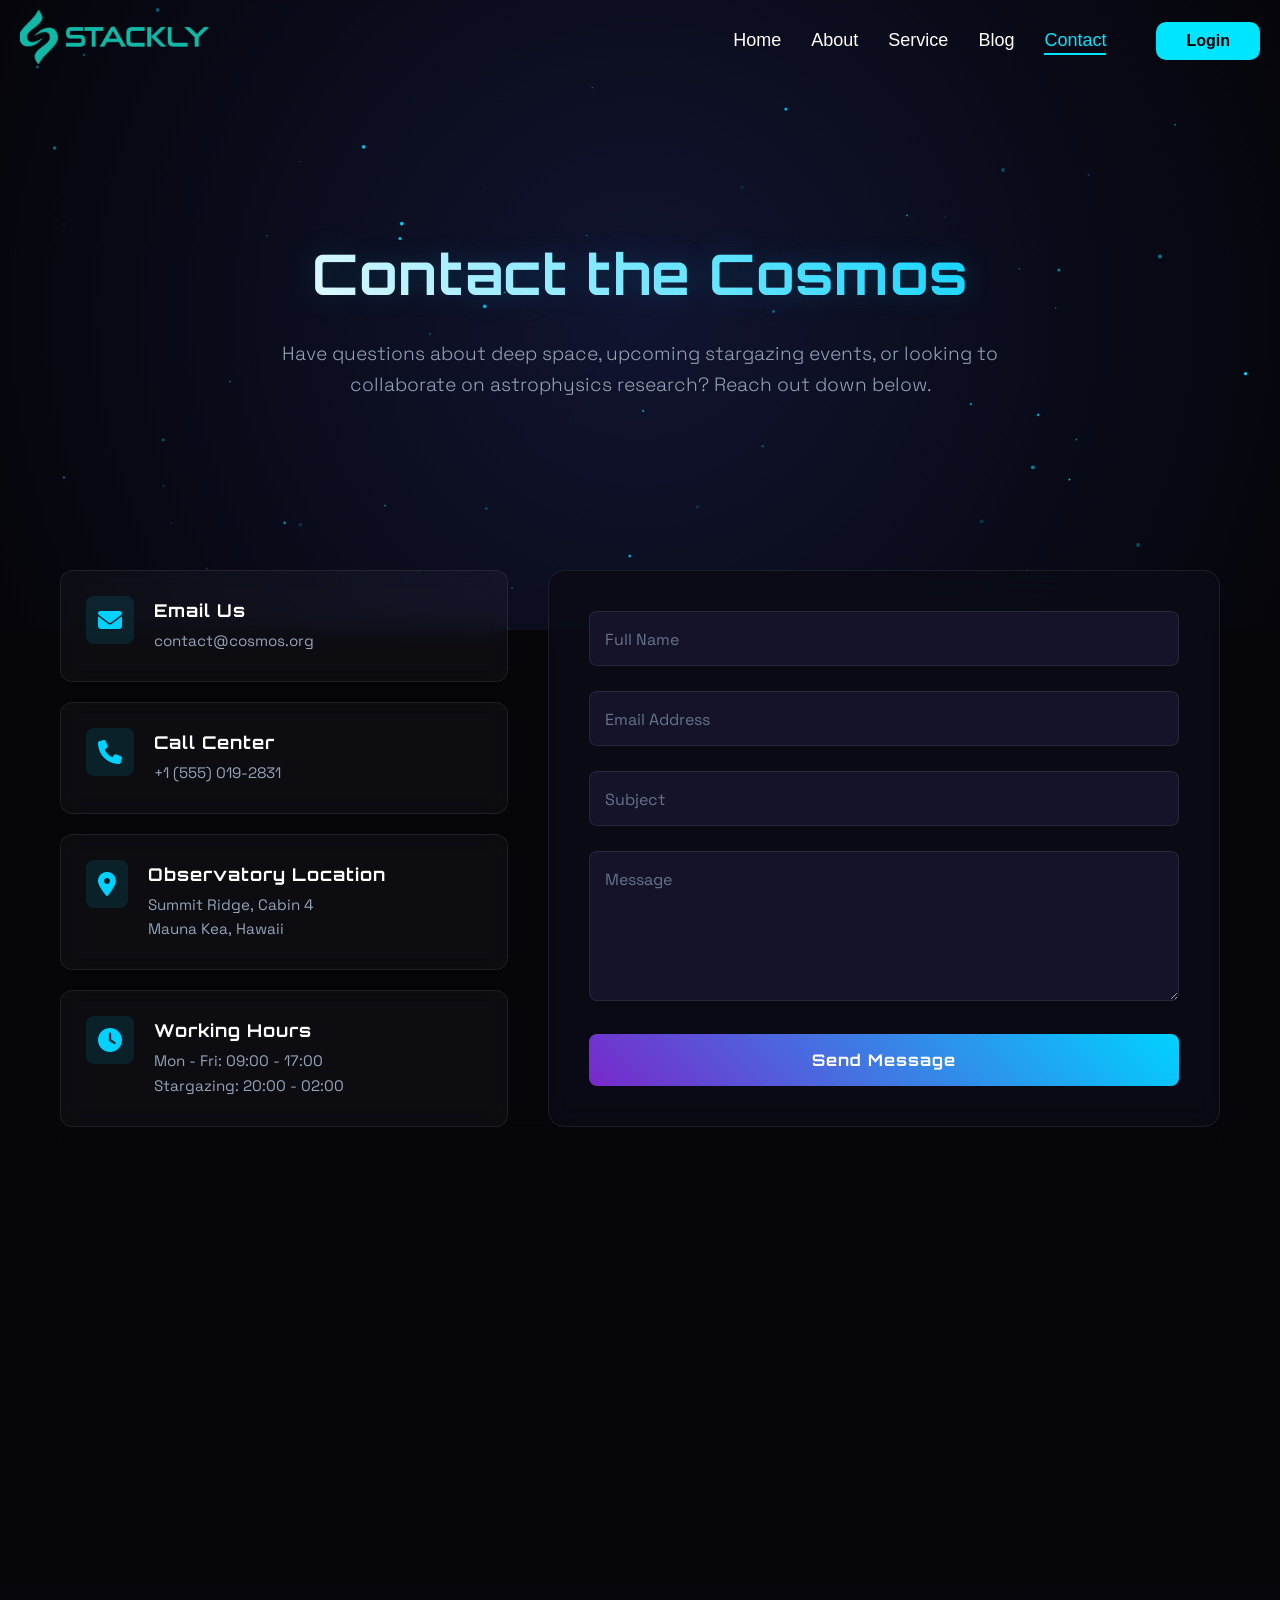
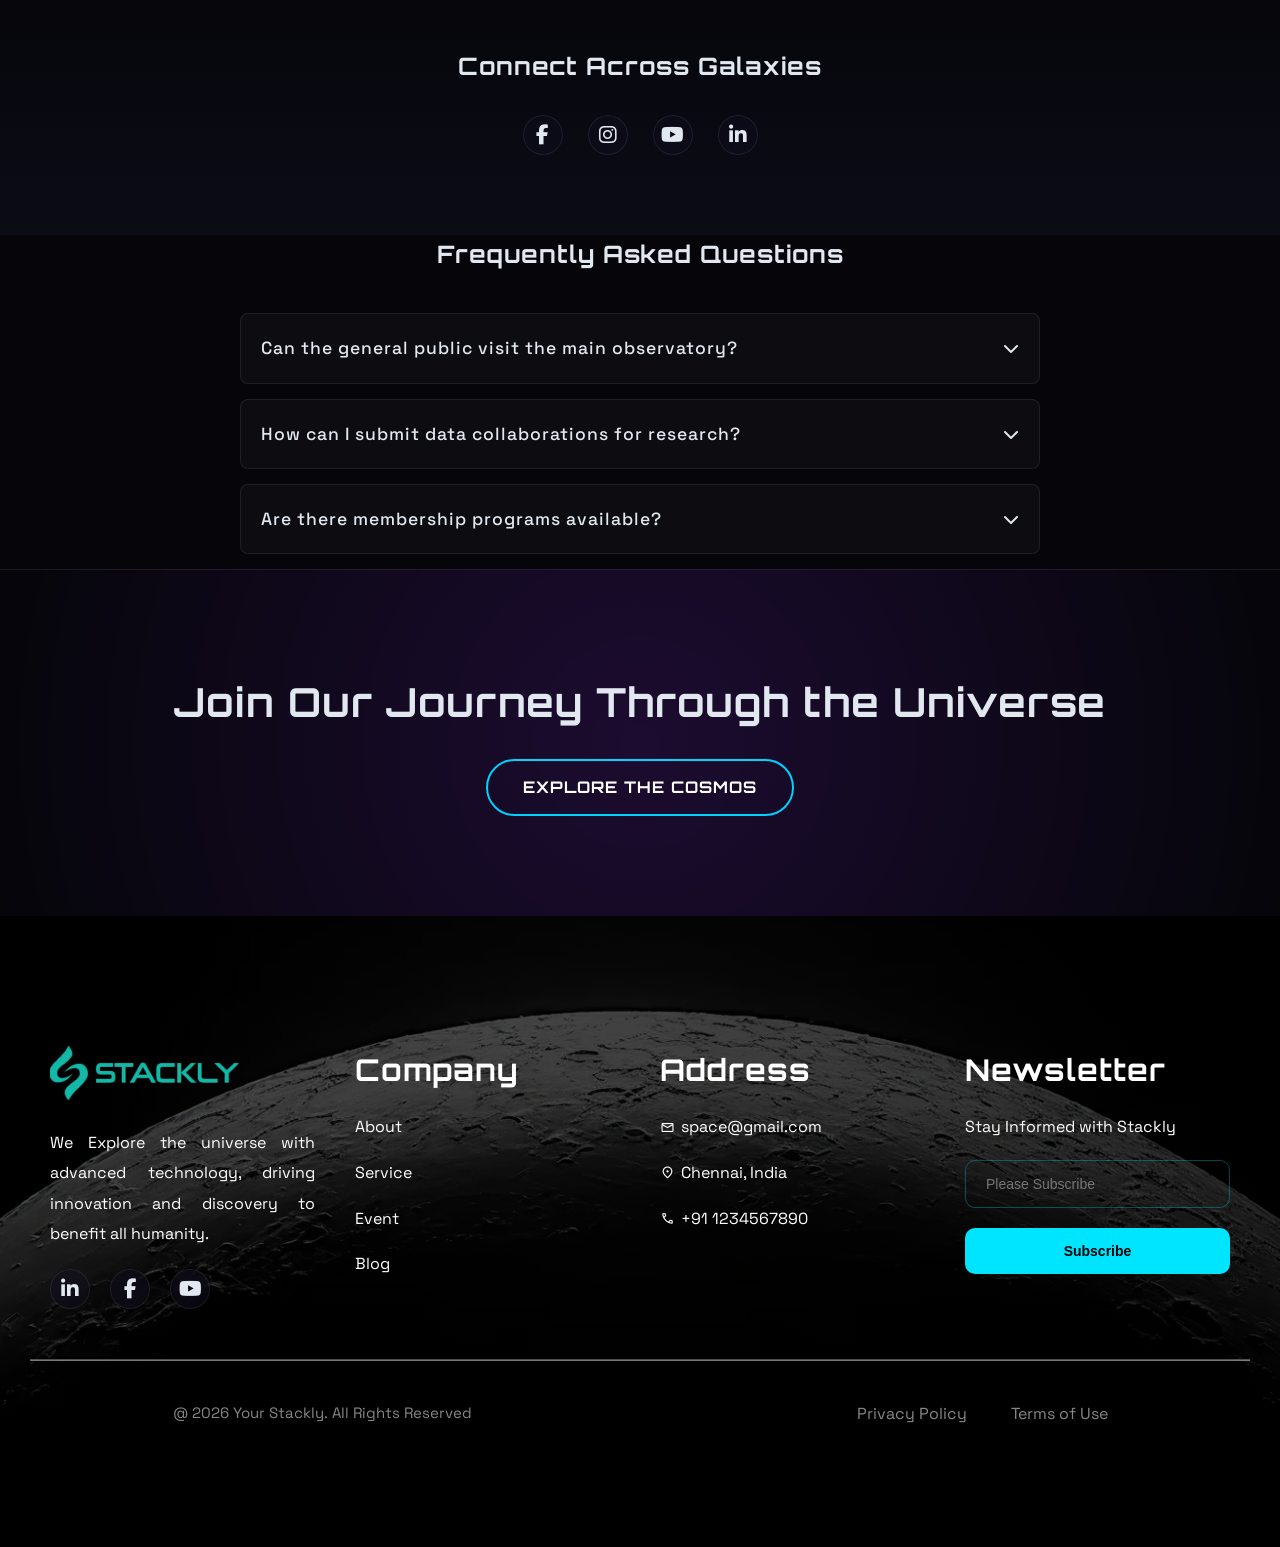
<file: contact.html>
<!DOCTYPE html>
<html lang="en">
<head>
    <meta charset="UTF-8">
    <meta name="viewport" content="width=device-width, initial-scale=1.0">
    <title>Contact the Cosmos | Observatory & Astronomy</title>
    <meta name="description" content="Reach out for astronomy-related inquiries, collaborations, and events. Contact our observatory today.">
    
    <!-- Google Fonts & FontAwesome Icons -->
    <link rel="preconnect" href="https://fonts.googleapis.com">
    <link rel="preconnect" href="https://fonts.gstatic.com" crossorigin>
    <link href="https://fonts.googleapis.com/css2?family=Orbitron:wght@400;700&family=Space+Grotesk:wght@300;500;700&display=swap" rel="stylesheet">
    <link rel="stylesheet" href="https://cdnjs.cloudflare.com/ajax/libs/font-awesome/6.4.0/css/all.min.css">

    <style>

        :root {
            --color-deep-space: #000000;
            --color-midnight-blue: #15132A;
            --color-nebula-purple: #6A11CB;
            --color-cosmic-violet: #00E5FF;
            --color-bright-purple: #2575FC;
            --color-starlight-white: #FFFFFF;
        }

        /* --- CSS VARIABLES & THEME --- */
        :root {
            --space-black: #05050a;
            --deep-space: #0b0c16;
            --nebula-blue: #00d2ff;
            --starlight: #e2e8f0;
            --cosmic-purple: #7928ca;
            --card-bg: color-mix(in srgb, var(--color-starlight-white) 3%, transparent);
            --card-border: color-mix(in srgb, var(--color-starlight-white) 8%, transparent);
            --transition: all 0.3s cubic-bezier(0.4, 0, 0.2, 1);
        }

        /* --- RESET & BASE STYLES --- */
        * {
            box-sizing: border-box;
            margin: 0;
            padding: 0;
        }

        html {
            scroll-behavior: smooth;
        }

        body {
            font-family: 'Space Grotesk', sans-serif;
            background-color: var(--space-black);
            color: var(--starlight);
            line-height: 1.6;
            overflow-x: hidden;
        }

        h1, h2, h3, .btn-cosmic {
            font-family: 'Orbitron', sans-serif;
            letter-spacing: 1px;
        }

        .container {
            max-width: 1200px;
            margin: 0 auto;
            padding: 0 20px;
        }

        section {
            padding: 80px 0;
        }

        /* --- HERO SECTION --- */
        .hero {
            position: relative;
            height: 70vh;
            min-height: 500px;
            display: flex;
            align-items: center;
            justify-content: center;
            text-align: center;
            background: radial-gradient(circle at center, #111430 0%, var(--space-black) 100%);
            overflow: hidden;
        }

        #particle-canvas {
            position: absolute;
            top: 0;
            left: 0;
            width: 100%;
            height: 100%;
            pointer-events: none;
        }

        .hero-content {
            position: relative;
            z-index: 2;
            max-width: 800px;
            padding: 0 20px;
        }

        .hero h1 {
            font-size: 3.5rem;
            margin-bottom: 20px;
            background: linear-gradient(45deg, var(--color-starlight-white), var(--nebula-blue));
            -webkit-background-clip: text;
            -webkit-text-fill-color: transparent;
            text-shadow: 0 0 30px rgba(0, 210, 255, 0.2);
        }

        .hero p {
            font-size: 1.2rem;
            color: #94a3b8;
            font-weight: 300;
        }

        /* --- CONTACT GRID (INFO & FORM) --- */
        .contact-grid {
            display: grid;
            grid-template-columns: 1fr;
            gap: 40px;
            margin-top: -60px;
            position: relative;
            z-index: 10;
        }

        @media (min-width: 992px) {
            .contact-grid {
                grid-template-columns: 2fr 3fr;
            }
        }

        /* Info Cards */
        .info-sidebar {
            display: grid;
            grid-template-columns: repeat(auto-fit, minmax(240px, 1fr));
            gap: 20px;
        }

        @media (min-width: 992px) {
            .info-sidebar {
                grid-template-columns: 1fr;
            }
        }

        .info-card {
            background: var(--card-bg);
            border: 1px solid var(--card-border);
            padding: 25px;
            border-radius: 12px;
            display: flex;
            align-items: flex-start;
            gap: 20px;
            backdrop-filter: blur(10px);
            transition: var(--transition);
        }

        .info-card:hover {
            border-color: var(--nebula-blue);
            transform: translateY(-2px);
            box-shadow: 0 10px 30px rgba(0, 210, 255, 0.05);
        }

        .info-card i {
            font-size: 1.5rem;
            color: var(--nebula-blue);
            background: rgba(0, 210, 255, 0.1);
            padding: 12px;
            border-radius: 8px;
        }

        .info-card h3 {
            font-size: 1.1rem;
            margin-bottom: 5px;
            color: var(--color-starlight-white);
        }

        .info-card p, .info-card a {
            color: #94a3b8;
            text-decoration: none;
            font-size: 0.95rem;
            white-space: pre-line;
        }

        /* Contact Form */
        .form-wrapper {
            background: rgba(11, 12, 22, 0.8);
            border: 1px solid var(--card-border);
            padding: 40px;
            border-radius: 16px;
            backdrop-filter: blur(15px);
        }

        .form-group {
            position: relative;
            margin-bottom: 25px;
        }

        .form-control {
            width: 100%;
            padding: 16px;
            background: var(--color-midnight-blue);
            border: 1px solid var(--card-border);
            border-radius: 8px;
            color: var(--color-starlight-white);
            font-family: inherit;
            font-size: 1rem;
            transition: var(--transition);
        }

        .form-control:focus {
            outline: none;
            border-color: var(--nebula-blue);
            background: var(--color-midnight-blue);
            box-shadow: 0 0 15px rgba(0, 210, 255, 0.1);
        }

        .form-label {
            position: absolute;
            left: 16px;
            top: 16px;
            color: #64748b;
            transition: var(--transition);
            pointer-events: none;
        }

        /* Label floating mechanics */
        .form-control:focus ~ .form-label,
        .form-control:not(:placeholder-shown) ~ .form-label {
            top: -10px;
            left: 12px;
            font-size: 0.8rem;
            color: var(--nebula-blue);
            background: var(--deep-space);
            padding: 0 6px;
        }

        textarea.form-control {
            min-height: 150px;
            resize: vertical;
        }

        .btn-cosmic {
            width: 100%;
            padding: 16px;
            background: linear-gradient(45deg, var(--cosmic-purple), var(--nebula-blue));
            border: none;
            border-radius: 8px;
            color: var(--color-starlight-white);
            font-size: 1rem;
            font-weight: bold;
            cursor: pointer;
            position: relative;
            overflow: hidden;
            transition: var(--transition);
        }

        .btn-cosmic:hover {
            box-shadow: 0 0 25px rgba(0, 210, 255, 0.5);
            transform: translateY(-1px);
        }

        /* --- INTERACTIVE MAP --- */
        .map-section {
            padding-bottom: 40px;
        }

        .map-container {
            border-radius: 16px;
            overflow: hidden;
            border: 1px solid var(--card-border);
            height: 400px;
            filter: grayscale(100%) invert(92%) sepia(6%) saturate(700%) hue-rotate(190deg) brightness(91%) contrast(96%);
        }

        /* --- SOCIAL MEDIA SECTION --- */
        .social-section {
            text-align: center;
            background: linear-gradient(180deg, var(--space-black), var(--deep-space));
        }

        .social-section h2 {
            margin-bottom: 30px;
        }

        .social-links {
            display: flex;
            justify-content: center;
            gap: 25px;
            flex-wrap: wrap;
        }

        .social-icon {
            display: flex;
            align-items: center;
            justify-content: center;
            width: 60px;
            height: 60px;
            border-radius: 50%;
            background: var(--card-bg);
            border: 1px solid var(--card-border);
            color: var(--starlight);
            font-size: 1.5rem;
            text-decoration: none;
            transition: var(--transition);
        }

        .social-icon:hover {
            color: var(--space-black);
            background: var(--nebula-blue);
            transform: translateY(-5px) rotate(360deg);
            box-shadow: 0 0 20px var(--nebula-blue);
        }

        /* --- FAQ SECTION (ACCORDION) --- */
        .faq-section {
            max-width: 800px;
            margin: 0 auto;
        }

        .faq-section h2 {
            text-align: center;
            margin-bottom: 40px;
        }

        .faq-item {
            background: var(--card-bg);
            border: 1px solid var(--card-border);
            border-radius: 8px;
            margin-bottom: 15px;
            overflow: hidden;
        }

        .faq-header {
            padding: 20px;
            display: flex;
            justify-content: space-between;
            align-items: center;
            cursor: pointer;
            user-select: none;
        }

        .faq-header h3 {
            font-family: 'Space Grotesk', sans-serif;
            font-size: 1.1rem;
            font-weight: 500;
        }

        .faq-icon {
            transition: var(--transition);
        }

        .faq-content {
            max-height: 0;
            overflow: hidden;
            transition: max-height 0.3s ease-out;
            background: var(--color-midnight-blue);
        }

        .faq-content p {
            padding: 0 20px 20px 20px;
            color: #94a3b8;
        }

        .faq-item.active .faq-icon {
            transform: rotate(180deg);
            color: var(--nebula-blue);
        }

        /* --- CALL TO ACTION --- */
        .cta-section {
            text-align: center;
            background: linear-gradient(rgba(5, 5, 10, 0.8), rgba(5, 5, 10, 0.8)), radial-gradient(circle, var(--cosmic-purple) 0%, var(--space-black) 100%);
            padding: 100px 20px;
            border-top: 1px solid var(--card-border);
        }

        .cta-section h2 {
            font-size: 2.5rem;
            margin-bottom: 25px;
        }

        .btn-outline {
            display: inline-block;
            padding: 14px 35px;
            border: 2px solid var(--nebula-blue);
            border-radius: 50px;
            color: var(--color-starlight-white);
            text-decoration: none;
            font-family: 'Orbitron', sans-serif;
            font-weight: bold;
            text-transform: uppercase;
            letter-spacing: 1px;
            transition: var(--transition);
        }

        .btn-outline:hover {
            background: var(--nebula-blue);
            color: var(--space-black);
            box-shadow: 0 0 25px var(--nebula-blue);
        }

        /* Responsive structural scaling overrides */
        @media (max-width: 768px) {
            .hero h1 { font-size: 2.5rem; }
            section { padding: 50px 0; }
            .form-wrapper { padding: 25px; }
        }

        .header {
            display: flex;
            justify-content: space-between;
            padding: 10px 20px;
            background: transparent;
            align-items: center;
            position: fixed;
            width: 100%;
            font-family: "Noto Sans", sans-serif;
            z-index: 99999;
            transition: 0.2s ease;
        }

        .header.scrolled {
            background: var(--color-deep-space);
            box-shadow: 2px 2px 10px var(--color-deep-space);
        }

        .logo {
            display: flex;
            align-items: center;
        }

        .logo img {
            width: 190px;
        }

        .menus {
            display: flex;
            align-items: center;
            justify-content: space-between;
            gap: 50px;
        }

        .menus ul {
            display: flex;
            gap: 30px;
        }

        .menus ul li {
            list-style: none;
        }

        .menus ul li a {
            text-decoration: none;
            font-size: 18px;
            color: var(--color-starlight-white);
            position: relative;
        }

        .menus ul li a::after {
            content: "";
            background: var(--color-cosmic-violet);
            height: 2px;
            position: absolute;
            left: 50%;
            transform: translateX(-50%);
            width: 0;
            bottom: -5px;
            transition: 0.3s ease;
        }

        .menus ul li a:hover::after {
            width: 100%;
        }

        .menus ul li a.active::after {
            width: 100%;
        }

        .menus ul li a.active {
            color: var(--color-cosmic-violet);
        }

        .menu-btn,
        .close-btn {
            display: none;
        }

        .nav-btn {
            padding: 10px 30px;
            font-size: 16px;
            font-weight: 600;
            border-radius: 10px;
            border: none;
            cursor: pointer;

            background: linear-gradient(135deg, var(--color-cosmic-violet), var(--color-cosmic-violet));
            color: var(--color-deep-space);

            transition: all 0.35s ease;
        }

        .nav-btn:hover {
            transform: translateY(-3px) scale(1.03);

            box-shadow:
                0 12px 30px color-mix(in srgb, var(--color-cosmic-violet) 40%, transparent);

            filter: brightness(1.08);
        }

        .nav-btn:active {
            transform: translateY(0);
        }

        @media (max-width:780px) {

            .menus {
                display: none;
                position: absolute;
                flex-direction: column;
                justify-content: flex-start;
                background: var(--color-deep-space);
                align-items: flex-start;
                height: 100vh;
                top: 0px;
                left: 0px;
                width: 70%;
                padding: 27px 25px;
                gap: 30px;
            }

            .menus ul {
                flex-direction: column;
            }

            .logo img, .footer-box img {
                width: 160px;
            }

            .menu-btn {
                display: flex;
                color: var(--color-starlight-white);
                align-items: center;
                cursor: pointer;
            }

            .close-btn {
                display: none;
                color: var(--color-starlight-white);
                align-items: center;
                cursor: pointer;
            }
        }

        /* --- FOOTER --- */
  
        .footer {
            width: 100%;
            background: linear-gradient(125deg, color-mix(in srgb, var(--color-deep-space) 66.4%, transparent), color-mix(in srgb, var(--color-deep-space) 80.1%, transparent)), url(./assets/footer-bg.webp);
            background-repeat: no-repeat;
            background-position: top center;
            background-size: cover;
            color: var(--color-starlight-white);
        }

        .footer-main {
            display: grid;
            grid-template-columns: repeat(auto-fit, minmax(200px, 1fr));
            padding: 50px;
            gap: 40px;
        }

        .footer-box {
            display: flex;
            flex-direction: column;
            gap: 20px;
        }

        .footer-box img {
            width: 190px;
        }

        .footer-box h2 {
            font-size: 30px;
        }

        .footer-link {
            display: flex;
            flex-direction: column;
            gap: 20px;
        }


        .footer-link a {
            color: var(--color-starlight-white);
            text-decoration: none;
            font-size: 16px;
        }

        .footer-link a:hover {
            color: var(--color-cosmic-violet);
        }



        .footer-box:first-child p {
            max-width: 300px;
            text-align: justify;
            font-size: 16px;
            line-height: 1.9;
        }

        .footer-box:last-child p {
            font-size: 16px;
        }

        .login-socials {
            display: flex;
            gap: 20px;
        }

        .social-icon {
            width: 40px;
            height: 40px;
            background: color-mix(in srgb, var(--color-midnight-blue) 30.8%, transparent);
            backdrop-filter: blur(10px);
            font-size: 20px;
            display: flex;
            justify-content: center;
            align-items: center;
            border-radius: 50%;
            transition: 0.5s ease;
        }

        .social-icon:hover {
            background: var(--color-cosmic-violet);
            color: var(--color-deep-space);
            transform: translateY(-4px);
        }

        .footer-email {
            background: transparent;
            border: 1px solid color-mix(in srgb, var(--color-cosmic-violet) 30%, transparent);
            font-size: 14px;
            padding: 15px 20px;
            width: 100%;
            border-radius: 10px;
            color: var(--color-starlight-white);
        }

        .footer-btn {
            font-size: 14px;
            padding: 15px 20px;
            width: 100%;
            border: none;
            font-weight: bold;
            border-radius: 10px;
            background: linear-gradient(135deg, var(--color-cosmic-violet), var(--color-cosmic-violet));
        }

        .footer-btn:hover {
            box-shadow: 0 7px 30px color-mix(in srgb, var(--color-cosmic-violet) 40%, transparent);
            filter: brightness(1.08);
        }


        .footer-footer {
            display: flex;
            justify-content: space-around;
            padding-block: 40px;
            color: color-mix(in srgb, var(--color-starlight-white) 52.7%, transparent);
            ;
        }

        .footer-footer p {
            font-size: 15px;
        }

        .policy a {
            color: color-mix(in srgb, var(--color-starlight-white) 52.7%, transparent);
            text-decoration: none;
            font-size: 16px;
            margin-left: 40px;
        }

        .policy a:hover {
            color: var(--color-cosmic-violet);
        }

        .footer-line {
            margin-inline: 30px;
            opacity: 0.5;
        }

        .contact a {
            display: flex;
            align-items: center;
            gap: 6px;
        }

        .contact span {
            font-size: 15px;
        }

        @media (max-width:550px) {
            .footer-main {
                grid-template-columns: 1fr;
                justify-content: center;
            }

            .footer-box:first-child p {
                text-align: center;
            }

            .footer-box {
                align-items: center;
            }

        }

        @media (max-width:650px) {
            .footer-footer {
                flex-direction: column;
                align-items: center;
                gap: 10px;
            }

            .policy {
                justify-content: space-around;
            }

            .policy a {
                margin-inline: 15px;
                font-size: 13px;
            }

            .footer-footer p {
                font-size: 13px;
            }

            .footer-link a {
                font-size: 13px;
            }

            .footer-box h2 {
                font-size: 23px;
            }

            .footer-box:first-child p {
                font-size: 13px;
                line-height: 1.9;
            }

            .footer-box:last-child p {
                font-size: 13px;
                text-align: center;
            }

            .footer-email {
                font-size: 12px;
            }

            .footer-btn {
                font-size: 12px;
            }

            .footer-box img {
                width: 150px;
            }

            .contact span {
                font-size: 13px;
            }

        }

        /**/

        .space-slider-section {
            padding: 100px 20px;
            background: var(--color-deep-space);
        }

        .slider-container {
            max-width: 1400px;
            margin: auto;
            overflow: hidden;
        }

        .slider-track {
            display: flex;
            gap: 20px;
            transition: transform .8s ease;
        }

        .slide-card {
            min-width: calc((100% - 40px)/3);
            height: 650px;

            border-radius: 20px;
            overflow: hidden;
            position: relative;

            cursor: pointer;
        }

        .slide-card img {
            width: 100%;
            height: 100%;
            object-fit: cover;
        }

        .slide-card::after {
            content: "";
            position: absolute;
            inset: 0;

            background:
                linear-gradient(transparent 45%,
                    color-mix(in srgb, var(--color-deep-space) 85%, transparent));
        }

        .slide-content {
            position: absolute;
            left: 30px;
            bottom: 30px;
            z-index: 5;
        }

        .slide-content h3 {
            color: var(--color-starlight-white);
            font-size: 30px;
            margin-bottom: 15px;
        }

        .slide-content button {
            width: 45px;
            height: 45px;

            border: none;
            border-radius: 50%;

            background: var(--color-cosmic-violet);
            color: var(--color-starlight-white);

            font-size: 22px;
            cursor: pointer;
            display: flex;
            flex-direction: column;
            justify-content: center;
        }

        .dots {
            display: flex;
            justify-content: center;
            gap: 12px;
            margin-top: 30px;
        }

        .dot {
            width: 12px;
            height: 12px;
            border-radius: 50%;
            background: var(--color-midnight-blue);
            cursor: pointer;
        }

        .dot.active {
            background: var(--color-starlight-white);
        }

        @media(max-width:900px) {

            .slide-card {
                min-width: 100%;
                height: 500px;
            }
        }


        /* animation */

        .reveal {
            opacity: 0;
            transform: translateY(60px);
            transition: all 0.8s ease;
        }

        .reveal.active {
            opacity: 1;
            transform: translateY(0);
        }

        .reveal-left {
            opacity: 0;
            transform: translateX(-80px);
            transition: all 0.8s ease;
        }

        .reveal-left.active {
            opacity: 1;
            transform: translateX(0);
        }

        .reveal-right {
            opacity: 0;
            transform: translateX(80px);
            transition: all 0.8s ease;
        }

        .reveal-right.active {
            opacity: 1;
            transform: translateX(0);
        }

        .reveal-zoom {
            opacity: 0;
            transform: scale(.85);
            transition: all 0.8s ease;
        }

        .reveal-zoom.active {
            opacity: 1;
            transform: scale(1);
        }
        

        
    </style>
    <link rel="stylesheet" href="https://fonts.googleapis.com/css2?family=Material+Symbols+Outlined" />
</head>
<body>

<section class="header">

        <div class="logo">
            <a href="index.html"><img src="./assets/logo (4) (1).webp" alt="company Logo"></a>
        </div>

        <nav class="menus">
            <ul>
                <li><a href="index.html">Home</a></li>
                <li><a href="about.html">About</a></li>
                <li><a href="pages.html">Service</a></li>
                <li><a href="blog.html">Blog</a></li>
                <li><a href="contact.html" class="active">Contact</a></li>
            </ul>

           <a href="login.html"><button class="nav-btn">Login</button></a> 
        </nav>

        <div class="menu-btn">
            <span class="material-symbols-outlined">menu</span>
        </div>

        <div class="close-btn">
            <span class="material-symbols-outlined">close</span>
        </div>

    </section>

    <!-- HERO SECTION -->
    <section class="hero">
        <canvas id="particle-canvas"></canvas>
        <div class="hero-content">
            <h1>Contact the Cosmos</h1>
            <p>Have questions about deep space, upcoming stargazing events, or looking to collaborate on astrophysics research? Reach out down below.</p>
        </div>
    </section>

    <!-- CONTACT GRID (CARDS & FORM) -->
    <main class="container">
        <div class="contact-grid">
            
            <!-- Cards Sidebar -->
            <div class="info-sidebar">
                <div class="info-card">
                    <i class="fa-solid fa-envelope" aria-hidden="true"></i>
                    <div>
                        <h3>Email Us</h3>
                        <p><a href="mailto:contact@cosmosobservatory.org">contact@cosmos.org</a></p>
                    </div>
                </div>

                <div class="info-card">
                    <i class="fa-solid fa-phone" aria-hidden="true"></i>
                    <div>
                        <h3>Call Center</h3>
                        <p><a href="tel:+15550199">+1 (555) 019-2831</a></p>
                    </div>
                </div>

                <div class="info-card">
                    <i class="fa-solid fa-location-dot" aria-hidden="true"></i>
                    <div>
                        <h3>Observatory Location</h3>
                        <p>Summit Ridge, Cabin 4<br>Mauna Kea, Hawaii</p>
                    </div>
                </div>

                <div class="info-card">
                    <i class="fa-solid fa-clock" aria-hidden="true"></i>
                    <div>
                        <h3>Working Hours</h3>
                        <p>Mon - Fri: 09:00 - 17:00<br>Stargazing: 20:00 - 02:00</p>
                    </div>
                </div>
            </div>

            <!-- Contact Form -->
            <div class="form-wrapper">
                <form id="cosmosContactForm" novalidate>
                    <div class="form-group">
                        <input type="text" id="name" class="form-control" placeholder=" " required>
                        <label for="name" class="form-label">Full Name</label>
                    </div>

                    <div class="form-group">
                        <input type="email" id="email" class="form-control" placeholder=" " required>
                        <label for="email" class="form-label">Email Address</label>
                    </div>

                    <div class="form-group">
                        <input type="text" id="subject" class="form-control" placeholder=" " required>
                        <label for="subject" class="form-label">Subject</label>
                    </div>

                    <div class="form-group">
                        <textarea id="message" class="form-control" placeholder=" " required></textarea>
                        <label for="message" class="form-label">Message</label>
                    </div>

                    <button type="submit" class="btn-cosmic">Send Message</button>
                </form>
            </div>

        </div>
    </main>

    <!-- INTERACTIVE MAP SECTION -->
    <section class="container map-section">
        <div class="map-container">
            <!-- Simulated thematic map replacement using styled OpenStreetMap fallback standard -->
            <iframe 
                width="100%" 
                height="100%" 
                frameborder="0" 
                scrolling="no" 
                marginheight="0" 
                marginwidth="0" 
                src="https://maps.google.com/maps?q=Mauna%20Kea%20Observatories&t=k&z=13&ie=UTF8&iwloc=&output=embed">
            </iframe >
        </div>
    </section>

    <!-- SOCIAL MEDIA SECTION -->
    <section class="social-section">
        <div class="container">
            <h2>Connect Across Galaxies</h2>
            <div class="social-links">
                <a href="#" class="social-icon" aria-label="Facebook"><i class="fa-brands fa-facebook-f"></i></a>
                <a href="#" class="social-icon" aria-label="Instagram"><i class="fa-brands fa-instagram"></i></a>
               
                <a href="#" class="social-icon" aria-label="YouTube"><i class="fa-brands fa-youtube"></i></a>
                <a href="#" class="social-icon" aria-label="LinkedIn"><i class="fa-brands fa-linkedin-in"></i></a>
            </div>
        </div>
    </section>

    <!-- FAQ SECTION -->
    <section class="container">
        <div class="faq-section">
            <h2>Frequently Asked Questions</h2>
            
            <div class="faq-item">
                <div class="faq-header">
                    <h3>Can the general public visit the main observatory?</h3>
                    <i class="fa-solid fa-chevron-down faq-icon"></i>
                </div>
                <div class="faq-content">
                    <p>Yes, we host public observation nights every Friday and Saturday evening. Registration via our event board is highly encouraged ahead of schedule.</p>
                </div>
            </div>

            <div class="faq-item">
                <div class="faq-header">
                    <h3>How can I submit data collaborations for research?</h3>
                    <i class="fa-solid fa-chevron-down faq-icon"></i>
                </div>
                <div class="faq-content">
                    <p>Please utilize the standard contact form selecting 'Research Partnerships' or forward documentation assets directly over to our engineering department group email.</p>
                </div>
            </div>

            <div class="faq-item">
                <div class="faq-header">
                    <h3>Are there membership programs available?</h3>
                    <i class="fa-solid fa-chevron-down faq-icon"></i>
                </div>
                <div class="faq-content">
                    <p>Absolutely. We feature annual dynamic plans covering individual stargazers up to academic institutional profiles offering dedicated portal remote system links.</p>
                </div>
            </div>
        </div>
    </section>

    <!-- CALL TO ACTION -->
    <section class="cta-section">
        <div class="container">
            <h2>Join Our Journey Through the Universe</h2>
            <a href="#" class="btn-outline">Explore the Cosmos</a>
        </div>
    </section>

    <!-- FOOTER -->
     <section class="footer">
        <div class="footer-main">
            <div class="footer-box">
                <a href="index.html"><img src="./assets/logo (4) (1).webp" alt="company  errorpage"></a>
                <p>We Explore the universe with advanced technology, driving innovation and discovery to benefit all
                    humanity.</p>
                <div class="login-socials">
                    <div class="social-icon errorpage"><i class="fa-brands fa-linkedin-in"></i></div>
                   
                    <div class="social-icon errorpage"><i class="fa-brands fa-facebook-f"></i></div>
                    <div class="social-icon errorpage"><i class="fa-brands fa-youtube"></i></div>
                </div>
            </div>

            <div class="footer-box">
                <h2>Company</h2>
                <div class="footer-link">
                    <a href="about.html">About</a>
                    <a href="pages.html">Service</a>
                    <a href="events.html">Event</a>
                    <a href="blog.html">Blog</a>
                </div>
            </div>

            <div class="footer-box">
                <h2>Address</h2>
                <div class="footer-link contact">
                    <a href="404.html"><span class="material-symbols-outlined">
                            mail
                        </span>space@gmail.com</a>
                    <a href="404.html"><span class="material-symbols-outlined">
                            location_on
                        </span>Chennai, India</a>
                    <a href="404.html"><span class="material-symbols-outlined">
                            call
                        </span>+91 1234567890</a>
                </div>
            </div>

            <div class="footer-box">
                <h2>Newsletter</h2>
                <div class="footer-link">
                    <p>Stay Informed with Stackly</p>
                    <input type="email" class="footer-email" placeholder="Please Subscribe">
                    <button class="footer-btn">Subscribe</button>
                </div>
            </div>
        </div>

        <hr class="footer-line">

        <div class="footer-footer">
            <p>@ 2026 Your Stackly. All Rights Reserved</p>
            <div class="policy">
                <a href="404.html">Privacy Policy</a>
                <a href="404.html">Terms of Use</a>
            </div>
        </div>
    </section>

    <!-- INTERACTIVE ELEMENTS & LOGIC -->
    <script>
        // --- ANIMATED CANVAS STARFIELD ---
        const canvas = document.getElementById('particle-canvas');
        const ctx = canvas.getContext('2d');
        let particles = [];

        function resizeCanvas() {
            canvas.width = canvas.parentElement.offsetWidth;
            canvas.height = canvas.parentElement.offsetHeight;
        }
        window.addEventListener('resize', resizeCanvas);
        resizeCanvas();

        class Particle {
            constructor() {
                this.x = Math.random() * canvas.width;
                this.y = Math.random() * canvas.height;
                this.size = Math.random() * 2;
                this.speedX = (Math.random() - 0.5) * 0.3;
                this.speedY = (Math.random() - 0.5) * 0.3;
                this.alpha = Math.random();
            }
            update() {
                this.x += this.speedX;
                this.y += this.speedY;
                if (this.x < 0 || this.x > canvas.width) this.speedX *= -1;
                if (this.y < 0 || this.y > canvas.height) this.speedY *= -1;
            }
            draw() {
                ctx.save();
                ctx.globalAlpha = this.alpha;
                ctx.fillStyle = '#00d2ff';
                ctx.beginPath();
                ctx.arc(this.x, this.y, this.size, 0, Math.PI * 2);
                ctx.fill();
                ctx.restore();
            }
        }

        function initParticles() {
            particles = [];
            for(let i = 0; i < 75; i++) {
                particles.push(new Particle());
            }
        }
        initParticles();

        function animate() {
            ctx.clearRect(0, 0, canvas.width, canvas.height);
            particles.forEach(p => {
                p.update();
                p.draw();
            });
            requestAnimationFrame(animate);
        }
        animate();

        // --- ACCORDION FAQ ENGINE ---
        document.querySelectorAll('.faq-header').forEach(header => {
            header.addEventListener('click', () => {
                const item = header.parentElement;
                const content = item.querySelector('.faq-content');
                const isOpen = item.classList.contains('active');

                // Close all opened items first
                document.querySelectorAll('.faq-item').forEach(i => {
                    i.classList.remove('active');
                    i.querySelector('.faq-content').style.maxHeight = null;
                });

                if (!isOpen) {
                    item.classList.add('active');
                    content.style.maxHeight = content.scrollHeight + "px";
                }
            });
        });

        // --- ACCESSIBILITY-FRIENDLY FORM VALIDATION ---
        const form = document.getElementById('cosmosContactForm');
        form.addEventListener('submit', (e) => {
            e.preventDefault();
            let isValid = true;
            
            form.querySelectorAll('.form-control').forEach(input => {
                if(!input.value.trim()) {
                    isValid = false;
                    input.style.borderColor = '#ff4a4a';
                } else {
                    input.style.borderColor = 'var(--card-border)';
                }
            });

            if(isValid) {
                alert('Transmission Successful! Our astronomers will intercept your signal shortly.');
                form.reset();
            }
        });
    
        let menubtn = document.querySelector(".menu-btn")
        let menus = document.querySelector(".menus")
        let closebtn = document.querySelector(".close-btn")

        menubtn.addEventListener("click", () => {
            menubtn.style.display = "none"
            closebtn.style.display = "block"
            menus.style.display = "flex"
        })

        closebtn.addEventListener("click", () => {
            menubtn.style.display = "block"
            closebtn.style.display = "none"
            menus.style.display = "none"
        })

        window.addEventListener("resize", () => {
            if (window.innerWidth > 780) {
                menubtn.style.display = "none"
                closebtn.style.display = "none"
                menus.style.display = "flex"
            }
            else {
                menubtn.style.display = "block"
                closebtn.style.display = "none"
                menus.style.display = "none"
            }
        })

        let navbar = document.querySelector(".header")

        window.addEventListener("scroll", () => {
            if (window.scrollY > 50) {
                navbar.classList.add("scrolled")
            }
            else {
                navbar.classList.remove("scrolled")
            }
        })
    </script>
</body>
</html>
</file>
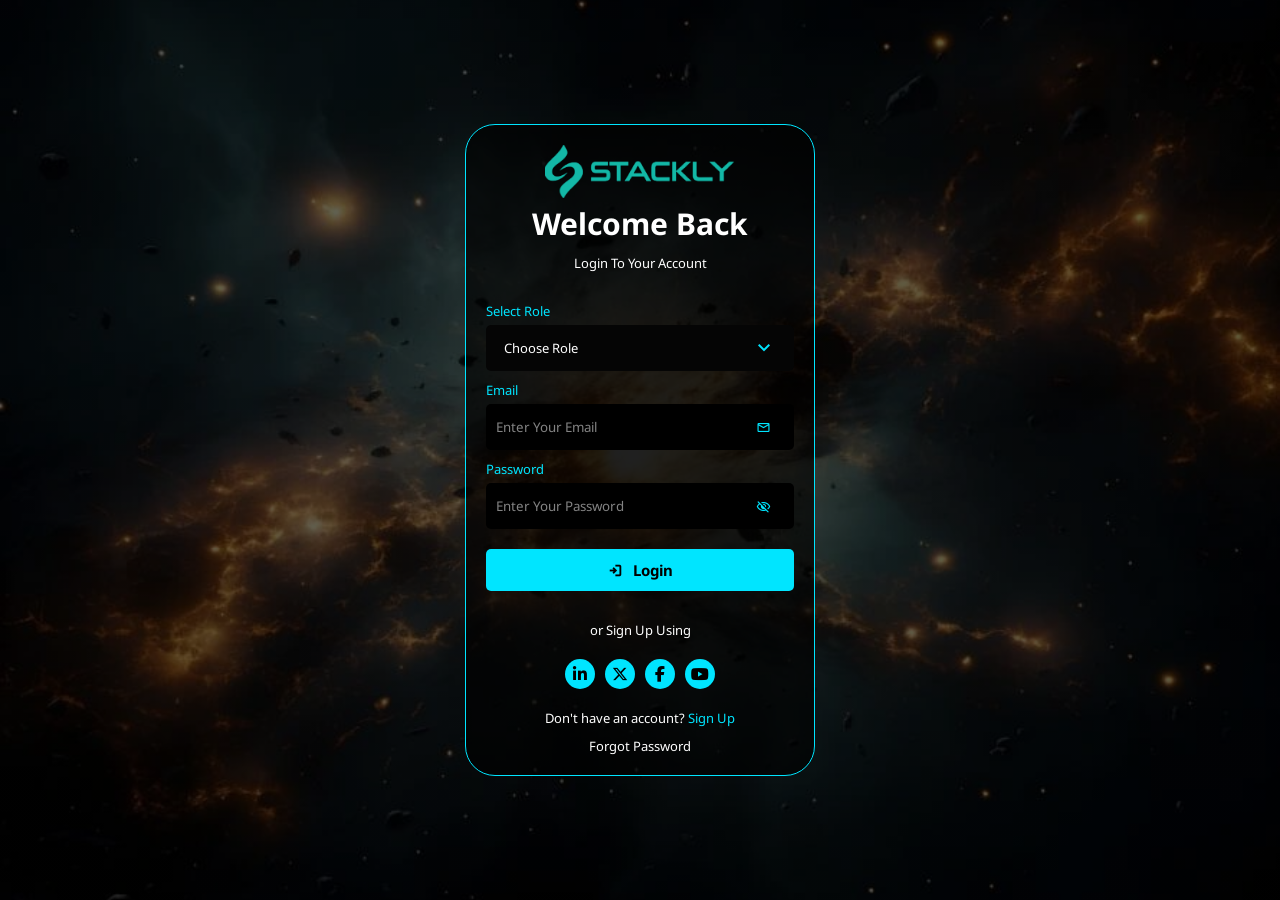
<file: login.html>
<!DOCTYPE html>
<html lang="en">

<head>
    <meta charset="UTF-8">
    <meta name="viewport" content="width=device-width, initial-scale=1.0">
    <title>Astronomy - Login page</title>

    <link href="https://fonts.googleapis.com/css2?family=Poppins:wght@300;400;500;600;700&display=swap"
        rel="stylesheet">
    <link rel="stylesheet" href="https://cdnjs.cloudflare.com/ajax/libs/font-awesome/6.5.1/css/all.min.css" />
    <link rel="stylesheet" href="https://fonts.googleapis.com/css2?family=Material+Symbols+Outlined" />
    <link
        href="https://fonts.googleapis.com/css2?family=DM+Sans:ital,opsz,wght@0,9..40,100..1000;1,9..40,100..1000&family=Inter:ital,opsz,wght@0,14..32,100..900;1,14..32,100..900&family=Montserrat:ital,wght@0,100..900;1,100..900&family=Noto+Sans:ital,wght@0,100..900;1,100..900&family=PT+Sans:ital,wght@0,400;0,700;1,400;1,700&family=Roboto+Mono:ital,wght@0,100..700;1,100..700&display=swap"
        rel="stylesheet">
</head>

<style>

        :root {
            --color-deep-space: #000000;
            --color-midnight-blue: #15132A;
            --color-nebula-purple: #6A11CB;
            --color-cosmic-violet: #00E5FF;
            --color-bright-purple: #2575FC;
            --color-starlight-white: #FFFFFF;
        }

    * {
        margin: 0px;
        padding: 0px;
        box-sizing: border-box;
        font-family: "Noto Sans", sans-serif;
    }

    body {
        display: flex;
        justify-content: center;
        align-items: center;
        min-height: 100vh;
        background: linear-gradient(124deg, color-mix(in srgb, var(--color-deep-space) 61.6%, transparent), color-mix(in srgb, var(--color-deep-space) 63.7%, transparent)), url('./assets/logo-bg.webp');
        background-position: center;
        background-repeat: no-repeat;
        background-size: cover;
        padding: 50px 10px;
        overflow-x: hidden;
    }

    .login-page {
        border: 1px solid var(--color-cosmic-violet);
        color: var(--color-starlight-white);
        background: color-mix(in srgb, var(--color-deep-space) 66.4%, transparent);
        padding: 20px;
        width: 100%;
        max-width: 350px;
        border-radius: 30px;
    }

    .login-top {
        display: flex;
        flex-direction: column;
        align-items: center;
    }

    .login-top img {
        width: 190px;
    }

    .login-top h1 {
        font-size: 30px;
        margin-bottom: 10px;
    }

    .login-top p {
        font-size: 13px;
    }

    .form {
        width: 100%;
        margin-block: 30px;
    }

    .input-box {
        display: flex;
        flex-direction: column;
        gap: 5px;
    }

    .input-box label {
        font-size: 13px;
        color: var(--color-cosmic-violet);
    }

    .input-field {
        position: relative;
        margin-bottom: 10px;
    }


    .input-field input {
        width: 100%;
        appearance: none;
        padding: 14px 10px;
        border-radius: 5px;
        border: none;
        outline: none;
        background: var(--color-deep-space);
        color: var(--color-starlight-white);
    }

    .input-field input:focus {
        border: 1px solid var(--color-cosmic-violet);
    }


    .input-field input::placeholder {
            color:  color-mix(in srgb, var(--color-starlight-white) 51.4%, transparent);
    /*color: color-mix(in srgb, var(--color-cosmic-violet) 39.7%, transparent);*/
    }


    .formicons {
        position: absolute;
        font-size: 15px;
        color: var(--color-cosmic-violet);
        right: 23px;
        top: 50%;
        transform: translateY(-50%);
    }

    .login-btn {
        width: 100%;
        background: var(--color-cosmic-violet);
        border: none;
        padding: 11px 10px;
        border-radius: 5px;
        outline: none;
        display: flex;
        justify-content: center;
        align-items: center;
        gap: 10px;
        font-weight: bold;
        margin-top: 10px;
        font-size: 15px;
    }

    .login-btn span {
        font-size: 15px;
        color: var(--color-deep-space);
        font-weight: bold;
    }

    .login-footer {
        text-align: center;
        display: flex;
        flex-direction: column;
        gap: 10px;
    }

    .login-footer p,
    .login-footer a {
        font-size: 13px;
        text-decoration: none;
        color: var(--color-starlight-white);
    }

    .login-footer a:hover {
        color: var(--color-cosmic-violet);
    }

    .login-footer a:first-child {
        color: var(--color-cosmic-violet);
    }

    .login-socials {
        display: flex;
        gap: 10px;
        color: var(--color-deep-space);
        align-items: center;
        justify-content: center;
        margin-block: 10px;
    }

    .social-icon {
        height: 30px;
        width: 30px;
        background: var(--color-cosmic-violet);
        display: flex;
        justify-content: center;
        align-items: center;
        border-radius: 50%;
    }

    .custom-dropdown{
    position:relative;
    width:100%;
}

.dropdown-btn{
    height:46px;
    border-radius:5px;
    background:#050505;
    color:var(--color-starlight-white);
    display:flex;
    align-items:center;
    justify-content:space-between;
    padding:0 18px;
    cursor:pointer;
    transition:.3s;
    margin-bottom: 10px;
}

.dropdown-btn:hover{
    border: 1px solid var(--color-cosmic-violet);
}




.left{
    display:flex;
    align-items:center;
   
}

.left .material-symbols-outlined{
    color:var(--color-cosmic-violet);
}

.arrow{
    color:var(--color-cosmic-violet);
    transition:.3s;
}

.custom-dropdown.active .arrow{
    transform:rotate(180deg);
}

.dropdown-list{
    position:absolute;
    top:58px;
    left:0;
    width:100%;
    background:var(--color-deep-space);
    border:1px solid #ff9900a1;
    border-radius:10px;
    overflow:hidden;
    display:none;
    z-index:999;
}

.custom-dropdown.active .dropdown-list{
    display:block;
}

.dropdown-list li{
    list-style:none;
    padding:16px 20px;
    color:#ffb300;
    cursor:pointer;
    transition:.3s;
}

.dropdown-list li:hover{
    background:rgba(255,152,0,.1);
}

.selected-text{
    font-size: 13px;
    color: var(--color-starlight-white);
    /*color: color-mix(in srgb, var(--color-cosmic-violet) 39.7%, transparent);*/

}
</style>

<body>
    <section class="login-page">

        <div class="login-top">
            <div class="logo">
                <img src="./assets/logo (4) (1).webp" alt="Company Logo">
            </div>

            <h1>Welcome Back</h1>

            <p>Login To Your Account</p>
        </div>

        <form class="form" id="loginForm">

            <div class="input-box">

                <label for="role">Select Role</label>

                <div class="custom-dropdown">

                    <div class="dropdown-btn">
                        <span class="left">
                           
                            <span class="selected-text">Choose Role</span>
                        </span>

                        <span class="material-symbols-outlined arrow">
                            keyboard_arrow_down
                        </span>
                    </div>

                    <ul class="dropdown-list">
                        <li data-value="Admin">Admin</li>
                        <li data-value="Client">Client</li>
                    </ul>

                    <input type="hidden" name="role" id="role">

                </div>

            </div>

            <div class="input-box">

                <label for="email">Email</label>

                <div class="input-field">
                    <input type="email" name="email" id="email" placeholder="Enter Your Email">
                    <span class="material-symbols-outlined formicons">mail</span>
                </div>

            </div>


            <div class="input-box">

                <label for="password">Password</label>

                <div class="input-field">
                    <input type="password" name="password" id="password" placeholder="Enter Your Password">
                    <span class="material-symbols-outlined formicons passicon">visibility_off</span>
                </div>

            </div>

            <button class="login-btn" type="submit"><span class="material-symbols-outlined">login </span>Login </button>

        </form>

        <div class="login-footer">

            <p>or Sign Up Using</p>

            <div class="login-socials">
                <div class="social-icon errorpage"><i class="fa-brands fa-linkedin-in"></i></div>
                <div class="social-icon errorpage"><i class="fa-brands fa-x-twitter"></i></div>
                <div class="social-icon errorpage"><i class="fa-brands fa-facebook-f"></i></div>
                <div class="social-icon errorpage"><i class="fa-brands fa-youtube"></i></div>
            </div>

            <p>Don't have an account? <a href="sign.html">Sign Up</a></p>

            <a href="404.html">Forgot Password</a>

        </div>

    </section>

    <script>

        //drop  

        //validation

        const loginForm = document.getElementById("loginForm");

        const role = document.getElementById("role");
        const email = document.getElementById("email");
        const password = document.getElementById("password");

        loginForm.addEventListener("submit", function (e) {

            e.preventDefault();

            const selectedRole = role.value.trim();
            const emailValue = email.value.trim();
            const passwordValue = password.value.trim();

            const emailRegex = /^[^\s@]+@[^\s@]+\.[^\s@]+$/;

            if (selectedRole === "") {
                alert("Please select a role");
                role.focus();
                return;
            }

            if (emailValue === "") {
                alert("Please enter your email address");
                email.focus();
                return;
            }

            if (!emailRegex.test(emailValue)) {
                alert("Please enter a valid email address");
                email.focus();
                return;
            }

            if (passwordValue === "") {
                alert("Please enter your password");
                password.focus();
                return;
            }

            if (passwordValue.length < 6) {
                alert("Password must be at least 6 characters");
                password.focus();
                return;
            }

            /* Redirect Based On Role */

            // Save Email
            localStorage.setItem("userEmail", emailValue);

            // Save Role
            localStorage.setItem("userRole", selectedRole);

            if (selectedRole === "Admin") {
                window.location.href = "admin.html";
            }
            else if (selectedRole === "Client") {
                window.location.href = "client.html";
            }

        });
        //pass iocn

        const passIcon = document.querySelector(".passicon");
        const passwordInput = document.getElementById("password");

        passIcon.addEventListener("click", () => {

            if (passwordInput.type === "password") {
                passwordInput.type = "text";
                passIcon.textContent = "visibility";
            } else {
                passwordInput.type = "password";
                passIcon.textContent = "visibility_off";
            }

        });


        //drop down

        const dropdown = document.querySelector(".custom-dropdown");
const btn = document.querySelector(".dropdown-btn");
const options = document.querySelectorAll(".dropdown-list li");
const selectedText = document.querySelector(".selected-text");
const hiddenInput = document.querySelector("#role");

btn.addEventListener("click", () => {
    dropdown.classList.toggle("active");
});

options.forEach(option => {

    option.addEventListener("click", () => {

        selectedText.textContent = option.textContent;
        hiddenInput.value = option.dataset.value;

        dropdown.classList.remove("active");

    });

});

document.addEventListener("click", (e) => {

    if (!dropdown.contains(e.target)) {
        dropdown.classList.remove("active");
    }

});

//error page


        document.querySelectorAll(".errorpage").forEach(element => {

    element.style.cursor = "pointer";

    element.addEventListener("click", () => {
        window.location.href = "404.html";
    });

});


    </script>
</body>

</html>
</file>
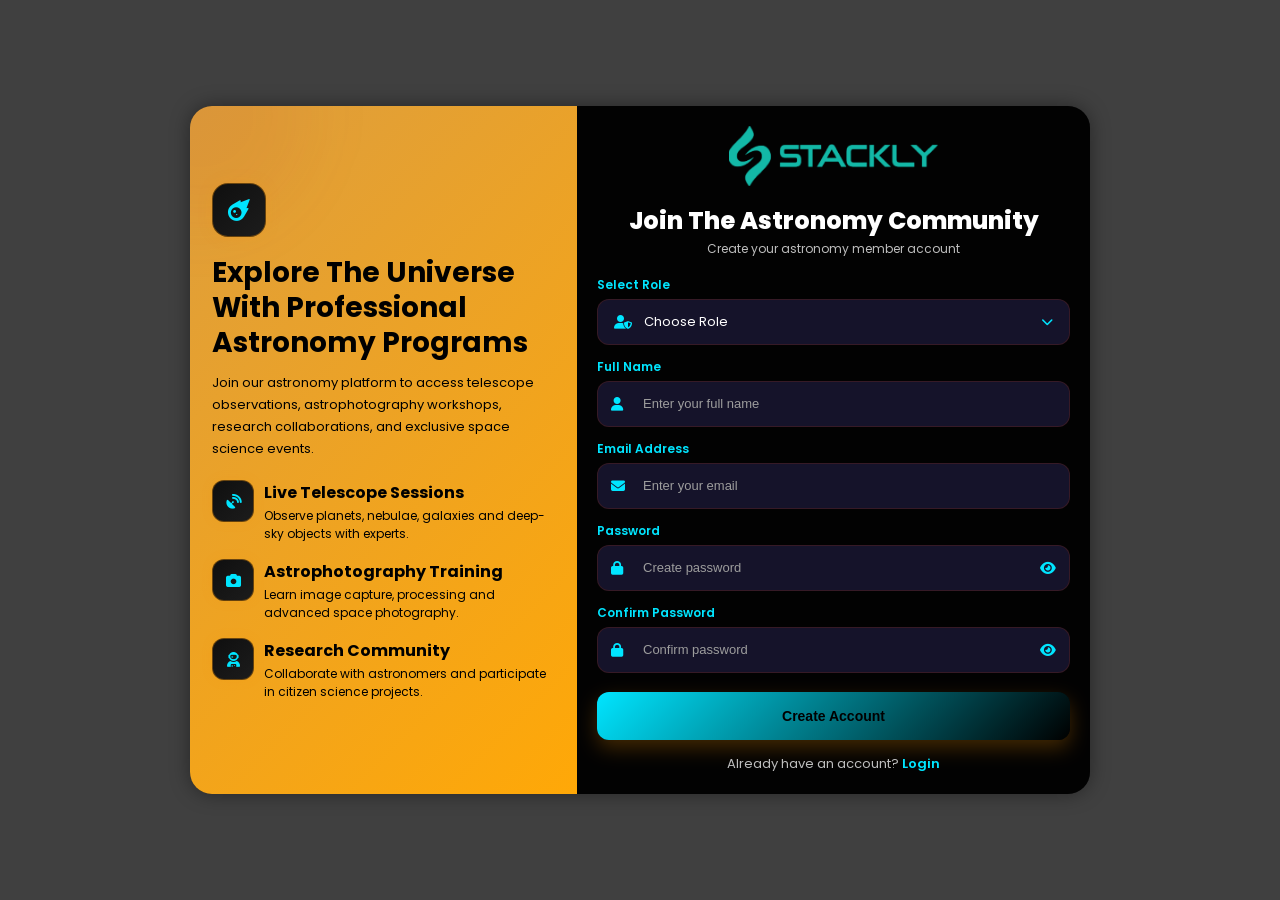
<file: sign.html>
<!DOCTYPE html>
<html lang="en">

<head>

    <meta charset="UTF-8" />

    <meta name="viewport" content="width=device-width, initial-scale=1.0" />

    <title>MediCore Pharmaceuticals - Sign Up</title>

    <!-- GOOGLE FONT -->

    <link rel="preconnect" href="https://fonts.googleapis.com">

    <link href="https://fonts.googleapis.com/css2?family=Poppins:wght@300;400;500;600;700;800&display=swap"
        rel="stylesheet">

    <!-- FONT AWESOME -->

    <link rel="stylesheet" href="https://cdnjs.cloudflare.com/ajax/libs/font-awesome/6.5.1/css/all.min.css" />

    <style>

        :root {
            --color-deep-space: #000000;
            --color-midnight-blue: #15132A;
            --color-nebula-purple: #6A11CB;
            --color-cosmic-violet: #00E5FF;
            --color-bright-purple: #2575FC;
            --color-starlight-white: #FFFFFF;
        }

        * {
            margin: 0;
            padding: 0;
            box-sizing: border-box;
        }

        body {

            font-family: 'Poppins', sans-serif;
            min-height: 100vh;
            display: flex;
            justify-content: center;
            align-items: center;
            padding: 10px;

            background:
                linear-gradient(color-mix(in srgb, var(--color-deep-space) 75%, transparent),
                    color-mix(in srgb, var(--color-deep-space) 75%, transparent)),
                url("https://images.unsplash.com/photo-1462331940025-496dfbfc7564?w=1920&q=80");

            background-size: cover;
            background-position: center;
            background-attachment: fixed;
        }

        /* MAIN CONTAINER */

        .signup-container {

            width: 900px;

            display: flex;

            overflow: hidden;

            border-radius: 22px;

            background: color-mix(in srgb, var(--color-deep-space) 55%, transparent);

            border: 1px solid oran;

            backdrop-filter: blur(8px);

            box-shadow:
                0 0 20px color-mix(in srgb, var(--color-deep-space) 40%, transparent);
        }

        /* LEFT SIDE */
        .left-side {
            width: 43%;
            padding: 24px 22px;

            background:
                        linear-gradient(135deg,
                    #dd9e3e,
                    #ffa807);

            position: relative;
            overflow: hidden;

            display: flex;
            flex-direction: column;
            justify-content: center;
        }


        .left-side::before {

            content: "";

            position: absolute;

            width: 220px;
            height: 220px;

            border-radius: 50%;

            background:
                rgba(184, 72, 20, 0.08);

            top: -100px;
            left: -100px;

            filter: blur(30px);
        }

        /* BADGE */

        .badge {
            width: 54px;
            height: 54px;

            border-radius: 16px;

            background:
                linear-gradient(135deg,
                    #0f0f0f,
                    #1c1c1c);

            border: 1px solid rgba(255, 152, 0, .35);

            display: flex;
            justify-content: center;
            align-items: center;

            margin-bottom: 18px;

            position: relative;
            z-index: 2;

            box-shadow:
                0 0 15px rgba(255, 152, 0, .15);
        }

        .badge i {
            font-size: 22px;
            color: var(--color-cosmic-violet);
        }

        /* LEFT TITLE */

        .left-side h1 {

            font-size: 28px;

            color: var(--color-deep-space);

            line-height: 1.25;

            margin-bottom: 12px;

            position: relative;
            z-index: 2;
        }

        /* LEFT DESCRIPTION */

        .left-side p {

            color: var(--color-deep-space);

            font-size: 13px;

            line-height: 1.7;

            margin-bottom: 20px;

            position: relative;
            z-index: 2;
        }

        /* FEATURE */

        .feature-box {

            display: flex;

            gap: 10px;

            margin-bottom: 16px;

            position: relative;
            z-index: 2;
        }

        .feature-icon {
            width: 42px;
            height: 42px;

            border-radius: 12px;

        
            background:
                linear-gradient(135deg,
                    #0f0f0f,
                    #1c1c1c);

            border: 1px solid rgba(255, 152, 0, .35);

            display: flex;
            justify-content: center;
            align-items: center;

            flex-shrink: 0;

            box-shadow:
                0 0 12px rgba(255, 152, 0, .12);
        }

        .feature-icon i {
            color: var(--color-cosmic-violet);
            font-size: 15px;
        }

        .feature-box h3 {

            color: var(--color-deep-space);

            font-size: 16px;

            margin-bottom: 2px;
        }

        .feature-box p {

            margin: 0;

            font-size: 12px;

            line-height: 1.5;

            color: var(--color-deep-space);
        }

        /* RIGHT SIDE */

        .right-side {

            width: 57%;

            padding: 20px;

            background:
                color-mix(in srgb, var(--color-deep-space) 92%, transparent);
        }

        /* LOGO */

        .logo {

            display: flex;
            justify-content: center;

            margin-bottom: 10px;
        }

        .logo img {

            width: clamp(170px, 19vw, 210px);

            object-fit: contain;
        }

        /* TITLE */

        .title {

            text-align: center;

            color: var(--color-starlight-white);

            font-size: 24px;

            font-weight: 800;

            margin-bottom: 2px;
        }

        .subtitle {

            text-align: center;

            color: #bdbdbd;

            font-size: 12px;

            margin-bottom: 18px;
        }

        /* INPUT */

        .input-box {

            margin-bottom: 13px;
        }

        .input-box label {

            display: block;

            margin-bottom: 5px;

            color: var(--color-cosmic-violet);

            font-size: 12px;

            font-weight: 600;
        }

        .input-field {

            position: relative;
        }

        .input-field .left-icon {

            position: absolute;

            left: 14px;
            top: 50%;

            transform: translateY(-50%);

            color: var(--color-cosmic-violet);

            font-size: 14px;
        }

        .input-field input {

            width: 100%;

            height: 46px;

            border-radius: 12px;

            border: 1px solid rgba(184, 58, 20, 0.2);

            background: var(--color-midnight-blue);

            color: var(--color-starlight-white);

            font-size: 13px;

            padding-left: 45px;
            padding-right: 40px;

            outline: none;

            transition: 0.3s;
        }

        .input-field input::placeholder {
            color: #9d9d9d;
        }

        .input-field input:focus {

            border-color: var(--color-cosmic-violet);

            box-shadow:
                0 0 10px rgba(20, 184, 166, 0.1);
        }

        /* CUSTOM DROPDOWN */

        .custom-select {
            position: relative;
        }

        .select-btn {

            width: 100%;

            height: 46px;

            border-radius: 12px;

            border: 1px solid rgba(184, 58, 20, 0.2);

            background: var(--color-midnight-blue);

            padding: 0 16px;

            display: flex;

            align-items: center;

            justify-content: space-between;

            cursor: pointer;

            transition: 0.3s;
        }

        .select-btn:hover {

            border-color: var(--color-cosmic-violet);

            box-shadow:
                0 0 10px rgba(184, 108, 20, 0.1);
        }

        .select-left {

            display: flex;

            align-items: center;

            gap: 12px;
        }

        .select-left i {

            color: var(--color-cosmic-violet);

            font-size: 14px;
        }

        .select-left span {

            color: var(--color-starlight-white);

            font-size: 13px;
        }

        .arrow {

            color: var(--color-cosmic-violet);

            font-size: 12px;

            transition: 0.3s;
        }

        .custom-select.active .arrow {

            transform: rotate(180deg);
        }

        /* OPTIONS */

        .select-options {

            position: absolute;

            top: 54px;

            left: 0;

            width: 100%;

            background: #1f150a;

            border: 1px solid rgba(184, 58, 20, 0.2);

            border-radius: 12px;

            overflow: hidden;

            display: none;

            z-index: 100;

            box-shadow:
                0 10px 20px color-mix(in srgb, var(--color-deep-space) 35%, transparent);
        }

        .custom-select.active .select-options {
            display: block;
        }

        /* OPTION */

        .option {

            padding: 13px 16px;

            color: var(--color-cosmic-violet);

            font-size: 13px;

            cursor: pointer;

            transition: 0.25s;
        }

        .option:hover {

           background: var(--color-deep-space);

            color: var(--color-starlight-white);
        }

        /* EYE */

        .eye-btn {

            position: absolute;

            right: 14px;
            top: 50%;

            transform: translateY(-50%);

            color: var(--color-cosmic-violet);

            cursor: pointer;

            font-size: 14px;
        }

        /* BUTTON */
        .signup-btn {
            width: 100%;
            height: 48px;

            border: none;
            border-radius: 12px;

            margin-top: 6px;

            background:
                linear-gradient(135deg,
                    var(--color-cosmic-violet),
                    var(--color-deep-space));

            color: var(--color-deep-space);

            font-size: 14px;
            font-weight: 700;

            cursor: pointer;

            transition: all .3s ease;

            box-shadow:
                0 8px 20px rgba(255, 152, 0, .25);
        }

        .signup-btn:hover {

            transform: translateY(-3px);

            background:
                linear-gradient(135deg,
                    #5dd9e2,
                    #2edbe3,
                    #5dd9e2);


            box-shadow:
                0 12px 28px rgba(255, 152, 0, .4);
        }

        .signup-btn:active {
            transform: translateY(0);
        }

        .signup-btn:hover {

            transform: translateY(-2px);

            box-shadow:
                0 8px 16px rgba(184, 86, 20, 0.25);
        }

        /* FOOTER */

        .footer {

            text-align: center;

            margin-top: 14px;

            color: #bdbdbd;

            font-size: 13px;
        }

        .footer a {

            color: var(--color-cosmic-violet);

            text-decoration: none;

            font-weight: 600;
        }

        /* MOBILE */

        @media(max-width:850px) {

            .signup-container {

                flex-direction: column;
            }

            .left-side,
            .right-side {

                width: 100%;
            }

            .left-side {

                padding: 20px 18px;
            }

            .right-side {

                padding: 18px;
            }

            .left-side h1 {

                font-size: 24px;
            }

            .title {

                font-size: 18px;
            }

        }
    </style>

</head>

<body>

    <div class="signup-container">

        <!-- LEFT SIDE -->

        <div class="left-side">

            <div class="badge">

                <i class="fa-solid fa-meteor"></i>

            </div>

            <h1>

                Explore The Universe With Professional Astronomy Programs

            </h1>

            <p>

                Join our astronomy platform to access telescope observations,
                astrophotography workshops, research collaborations,
                and exclusive space science events.

            </p>

            <!-- FEATURE -->
<!-- FEATURE 1 -->
<div class="feature-box">

    <div class="feature-icon">
        <i class="fa-solid fa-satellite-dish"></i>
    </div>

    <div>
        <h3>Live Telescope Sessions</h3>
        <p>
            Observe planets, nebulae, galaxies and deep-sky objects with experts.
        </p>
    </div>

</div>

<!-- FEATURE 2 -->
<div class="feature-box">

    <div class="feature-icon">
        <i class="fa-solid fa-camera"></i>
    </div>

    <div>
        <h3>Astrophotography Training</h3>
        <p>
            Learn image capture, processing and advanced space photography.
        </p>
    </div>

</div>

<!-- FEATURE 3 -->
<div class="feature-box">

    <div class="feature-icon">
        <i class="fa-solid fa-user-astronaut"></i>
    </div>

    <div>
        <h3>Research Community</h3>
        <p>
            Collaborate with astronomers and participate in citizen science projects.
        </p>
    </div>

</div>
        </div>

        <!-- RIGHT SIDE -->

        <div class="right-side">

            <!-- LOGO -->

            <div class="logo">

                <a href="sign.html">

                    <img src="./assets/logo (4) (1).webp " alt="MediCore Logo">

                </a>

            </div>

            <!-- TITLE -->

            <h1 class="title">

                Join The Astronomy Community

            </h1>

            <p class="subtitle">

                Create your astronomy member account

            </p>

            <!-- ROLE -->

            <div class="input-box">

                <label>Select Role</label>

                <div class="custom-select">

                    <!-- BUTTON -->

                    <div class="select-btn" id="selectBtn">

                        <div class="select-left">

                            <i class="fa-solid fa-user-shield"></i>

                            <span id="selectedText">

                                Choose Role

                            </span>

                        </div>

                        <i class="fa-solid fa-chevron-down arrow"></i>

                    </div>

                    <!-- OPTIONS -->

                    <div class="select-options" id="selectOptions">

                        <div class="option" data-value="Admin">

                            Admin

                        </div>

                        <div class="option" data-value="Client">

                            Client

                        </div>

                    </div>

                </div>

            </div>

            <!-- NAME -->

            <div class="input-box">

                <label>Full Name</label>

                <div class="input-field">

                    <i class="fa-solid fa-user left-icon"></i>

                    <input type="text" id="name" placeholder="Enter your full name">

                </div>

            </div>

            <!-- EMAIL -->

            <div class="input-box">

                <label>Email Address</label>

                <div class="input-field">

                    <i class="fa-solid fa-envelope left-icon"></i>

                    <input type="email" id="email" placeholder="Enter your email">

                </div>

            </div>

            <!-- PASSWORD -->

            <div class="input-box">

                <label>Password</label>

                <div class="input-field">

                    <i class="fa-solid fa-lock left-icon"></i>

                    <input type="password" id="password" placeholder="Create password">

                    <span class="eye-btn" id="togglePassword1">

                        <i class="fa-solid fa-eye"></i>

                    </span>

                </div>

            </div>

            <!-- CONFIRM PASSWORD -->

            <div class="input-box">

                <label>Confirm Password</label>

                <div class="input-field">

                    <i class="fa-solid fa-lock left-icon"></i>

                    <input type="password" id="confirmPassword" placeholder="Confirm password">

                    <span class="eye-btn" id="togglePassword2">

                        <i class="fa-solid fa-eye"></i>

                    </span>

                </div>

            </div>

            <!-- BUTTON -->

            <button class="signup-btn" id="signupBtn">

                Create Account

            </button>

            <!-- FOOTER -->

            <div class="footer">

                Already have an account?

                <a href="login.html">

                    Login

                </a>

            </div>

        </div>

    </div>

    <script>

        /* CUSTOM DROPDOWN */

        const customSelect =
            document.querySelector(".custom-select");

        const selectBtn =
            document.getElementById("selectBtn");

        const selectedText =
            document.getElementById("selectedText");

        const options =
            document.querySelectorAll(".option");

        let selectedRole = "";

        /* OPEN */

        selectBtn.addEventListener("click", () => {

            customSelect.classList.toggle("active");

        });

        /* SELECT */

        options.forEach((option) => {

            option.addEventListener("click", () => {

                selectedText.innerText =
                    option.innerText;

                selectedRole =
                    option.dataset.value;

                customSelect.classList.remove("active");

            });

        });

        /* OUTSIDE CLICK */

        document.addEventListener("click", (e) => {

            if (!customSelect.contains(e.target)) {

                customSelect.classList.remove("active");

            }

        });


        /* PASSWORD TOGGLE */

        const togglePassword1 =
            document.getElementById("togglePassword1");

        const password1 =
            document.getElementById("password");

        togglePassword1.addEventListener("click", () => {

            const type =
                password1.type === "password"
                    ? "text"
                    : "password";

            password1.type = type;

            togglePassword1.innerHTML =
                type === "password"
                    ? '<i class="fa-solid fa-eye"></i>'
                    : '<i class="fa-solid fa-eye-slash"></i>';

        });


        const togglePassword2 =
            document.getElementById("togglePassword2");

        const password2 =
            document.getElementById("confirmPassword");

        togglePassword2.addEventListener("click", () => {

            const type =
                password2.type === "password"
                    ? "text"
                    : "password";

            password2.type = type;

            togglePassword2.innerHTML =
                type === "password"
                    ? '<i class="fa-solid fa-eye"></i>'
                    : '<i class="fa-solid fa-eye-slash"></i>';

        });


        /* NAME INPUT RESTRICTION */

        const nameField =
            document.getElementById("name");

        nameField.addEventListener("input", () => {

            nameField.value =
                nameField.value.replace(/[^A-Za-z ]/g, '');

        });


        /* VALIDATION */

        const signupBtn =
            document.getElementById("signupBtn");

        signupBtn.addEventListener("click", () => {

            const role =
                selectedRole;

            const name =
                document.getElementById("name").value.trim();

            const email =
                document.getElementById("email").value.trim();

            const password =
                document.getElementById("password").value.trim();

            const confirmPassword =
                document.getElementById("confirmPassword").value.trim();

            /* ROLE */

            if (role === "") {

                alert("Please select role");

                return;
            }

            /* NAME */

            if (name === "") {

                alert("Please enter full name");

                return;
            }

            const namePattern =
                /^[A-Za-z ]+$/;

            if (!namePattern.test(name)) {

                alert("Name should contain only letters");

                return;
            }

            /* EMAIL */

            if (email === "") {

                alert("Please enter email");

                return;
            }

            const emailPattern =
                /^[^ ]+@[^ ]+\.[a-z]{2,3}$/;

            if (!email.match(emailPattern)) {

                alert("Please enter valid email");

                return;
            }

            /* PASSWORD */

            if (password.length < 6) {

                alert("Password must be minimum 6 characters");

                return;
            }

            /* CONFIRM PASSWORD */

            if (password !== confirmPassword) {

                alert("Passwords do not match");

                return;
            }

            alert("Account Created Successfully");

            window.location.href =
                "login.html";

        });

    </script>

</body>

</html>
</file>
